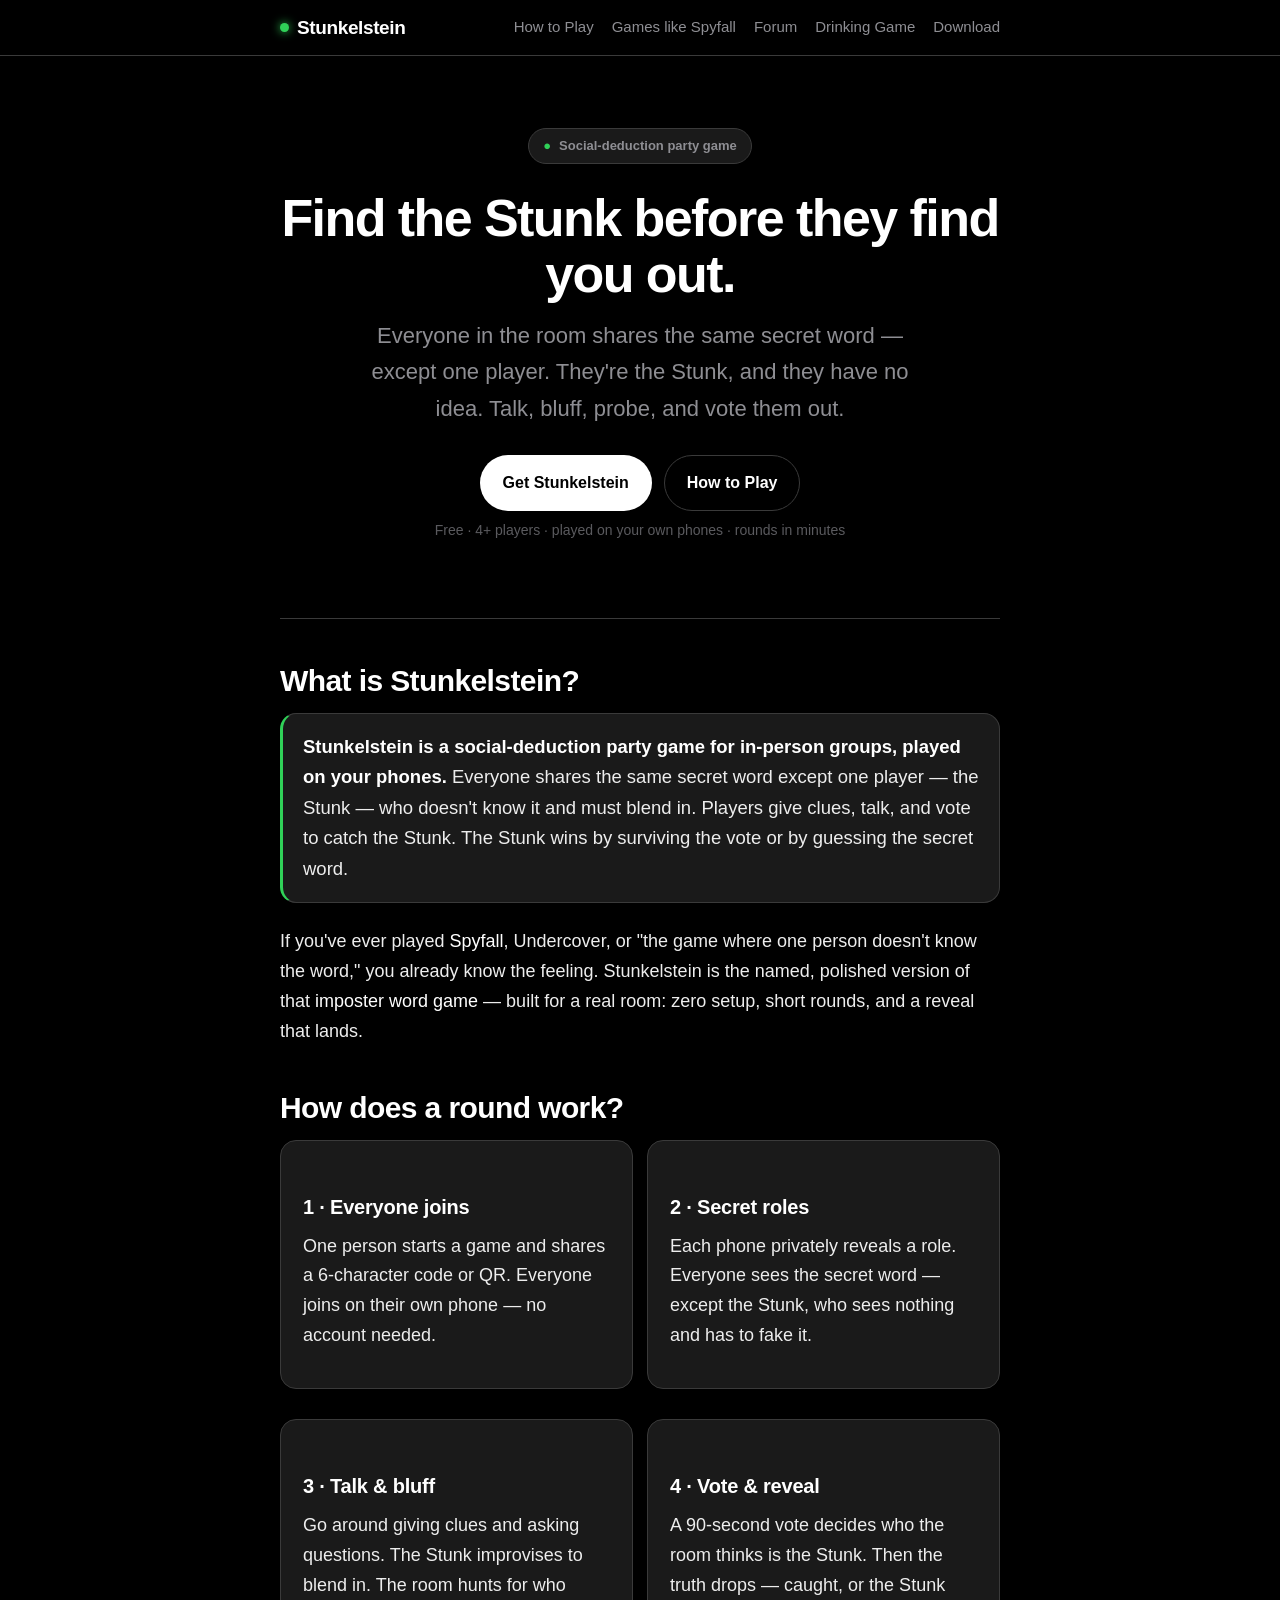
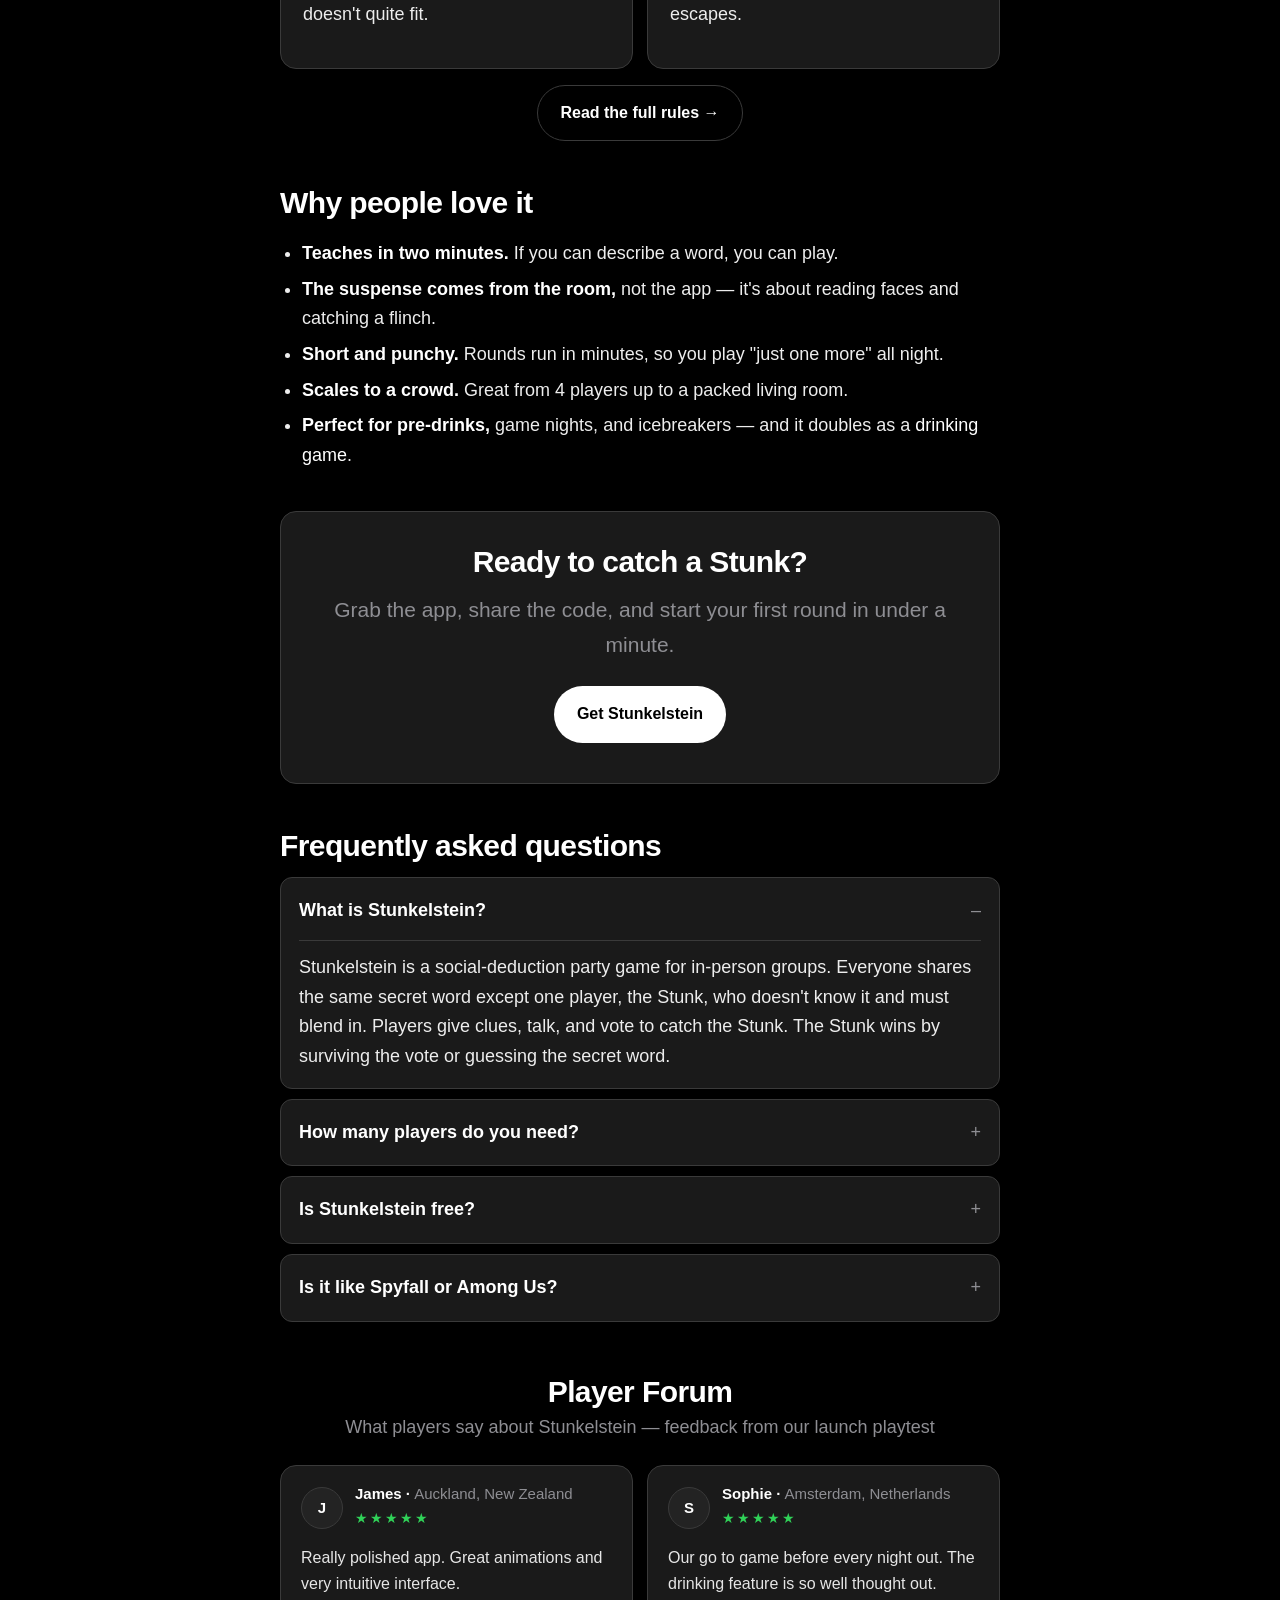
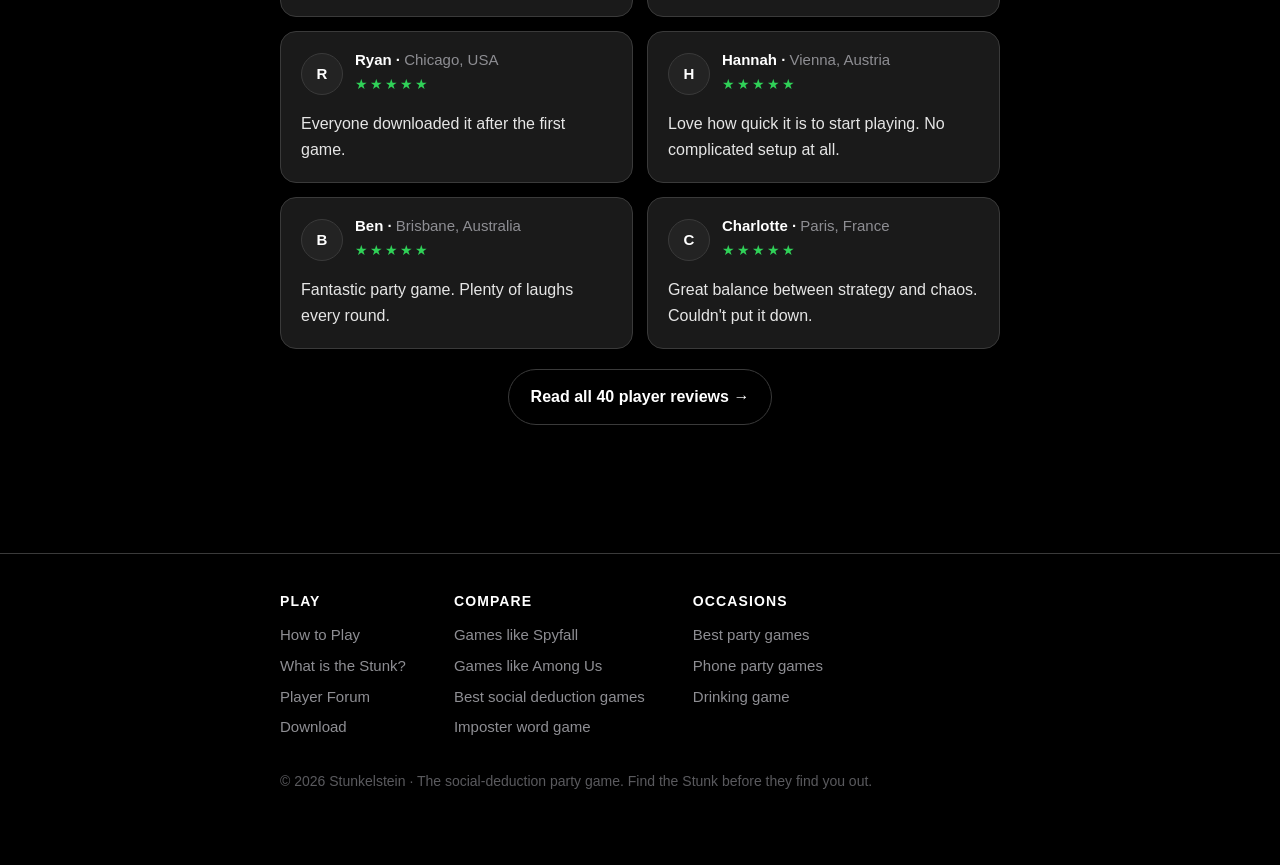
<file: index.html>
<!DOCTYPE html>
<html lang="en">
<head>
<meta charset="UTF-8">
<meta name="viewport" content="width=device-width, initial-scale=1.0">
<title>Stunkelstein — The Social-Deduction Party Game (Catch the Stunk)</title>
<meta name="description" content="Stunkelstein is the social-deduction party game where everyone shares a secret word except one player — the Stunk. Talk, bluff, and vote to catch the Stunk. Free, played on your phones, 4+ players.">
<link rel="canonical" href="https://stunkelstein.com/index.html">
<meta name="author" content="The Stunkelstein Team">
<meta name="theme-color" content="#000000">

<meta property="og:type" content="website">
<meta property="og:site_name" content="Stunkelstein">
<meta property="og:title" content="Stunkelstein — The Social-Deduction Party Game (Catch the Stunk)">
<meta property="og:description" content="Everyone shares a secret word except one player — the Stunk. Talk, bluff, and vote to catch them. Free, on your phones.">
<meta property="og:url" content="https://stunkelstein.com/index.html">
<meta property="og:image" content="https://stunkelstein.com/og-image.svg">
<meta name="twitter:card" content="summary_large_image">
<meta name="twitter:title" content="Stunkelstein — The Social-Deduction Party Game">
<meta name="twitter:description" content="Everyone shares a secret word except one player — the Stunk. Catch them before they catch you out.">
<meta name="twitter:image" content="https://stunkelstein.com/og-image.svg">

<link rel="icon" href="/favicon.svg" type="image/svg+xml">
<link rel="stylesheet" href="/styles.css">

<script type="application/ld+json">
{
  "@context": "https://schema.org",
  "@graph": [
    {
      "@type": "WebSite",
      "@id": "https://stunkelstein.com/#website",
      "url": "https://stunkelstein.com/",
      "name": "Stunkelstein",
      "description": "The social-deduction party game where everyone shares a secret word except the Stunk.",
      "publisher": { "@id": "https://stunkelstein.com/#org" }
    },
    {
      "@type": "Organization",
      "@id": "https://stunkelstein.com/#org",
      "name": "Stunkelstein",
      "url": "https://stunkelstein.com/",
      "logo": "https://stunkelstein.com/favicon.svg"
    },
    {
      "@type": "VideoGame",
      "name": "Stunkelstein",
      "url": "https://stunkelstein.com/",
      "image": "https://stunkelstein.com/og-image.svg",
      "description": "Stunkelstein is a social-deduction party game for in-person groups. Everyone shares the same secret word except one player, the Stunk, who must blend in. Players give clues, discuss, and vote to catch the Stunk.",
      "genre": ["Social deduction", "Party game", "Word game"],
      "gamePlatform": ["iOS", "iPhone"],
      "playMode": "MultiPlayer",
      "numberOfPlayers": { "@type": "QuantitativeValue", "minValue": 4, "maxValue": 20 },
      "applicationCategory": "GameApplication",
      "operatingSystem": "iOS",
      "author": { "@type": "Person", "name": "Theo Apteker" },
      "installUrl": "https://apps.apple.com/de/app/stunkelstein/id6758589548",
      "sameAs": "https://apps.apple.com/de/app/stunkelstein/id6758589548",
      "offers": { "@type": "Offer", "price": "0", "priceCurrency": "USD" }
    },
    {
      "@type": "FAQPage",
      "mainEntity": [
        {
          "@type": "Question",
          "name": "What is Stunkelstein?",
          "acceptedAnswer": { "@type": "Answer", "text": "Stunkelstein is a social-deduction party game for in-person groups. Everyone shares the same secret word except one player, the Stunk, who doesn't know it and must blend in. Players give clues, talk, and vote to catch the Stunk. The Stunk wins by surviving the vote or guessing the secret word." }
        },
        {
          "@type": "Question",
          "name": "How many players do you need for Stunkelstein?",
          "acceptedAnswer": { "@type": "Answer", "text": "Stunkelstein works with 4 or more players and is best with 5 to 10. Each player uses their own phone, joining the same game with a 6-character code or a QR scan." }
        },
        {
          "@type": "Question",
          "name": "Is Stunkelstein free?",
          "acceptedAnswer": { "@type": "Answer", "text": "Yes. Stunkelstein is free to play with anonymous sign-in, so no account or personal details are required to start a game." }
        },
        {
          "@type": "Question",
          "name": "Is Stunkelstein like Spyfall or Among Us?",
          "acceptedAnswer": { "@type": "Answer", "text": "Yes. Stunkelstein is in the same social-deduction family as Spyfall, Among Us, and the imposter word game, but it is designed for a real room of friends: short rounds, a clean reveal, and a hidden role called the Stunk." }
        }
      ]
    }
  ]
}
</script>
</head>
<body>

<header class="site">
  <div class="nav">
    <a class="brand" href="/index.html"><span class="dot"></span>Stunkelstein</a>
    <nav>
      <a href="/how-to-play.html">How to Play</a>
      <a href="/games-like-spyfall.html">Games like Spyfall</a>
      <a href="/forum.html">Forum</a>
      <a href="/drinking-game.html">Drinking Game</a>
      <a href="/download.html">Download</a>
    </nav>
  </div>
</header>

<main>
<div class="wrap">

  <section class="hero">
    <span class="pill"><span style="color:var(--green)">●</span> Social-deduction party game</span>
    <h1>Find the Stunk before they find you out.</h1>
    <p class="tag">Everyone in the room shares the same secret word — except one player. They're the Stunk, and they have no idea. Talk, bluff, probe, and vote them out.</p>
    <div class="btns">
      <a class="btn btn-primary" href="/download.html">Get Stunkelstein</a>
      <a class="btn btn-ghost" href="/how-to-play.html">How to Play</a>
    </div>
    <p class="meta">Free · 4+ players · played on your own phones · rounds in minutes</p>
  </section>

  <hr>

  <h2>What is Stunkelstein?</h2>
  <div class="answer">
    <p><strong>Stunkelstein is a social-deduction party game for in-person groups, played on your phones.</strong> Everyone shares the same secret word except one player — the Stunk — who doesn't know it and must blend in. Players give clues, talk, and vote to catch the Stunk. The Stunk wins by surviving the vote or by guessing the secret word.</p>
  </div>
  <p>If you've ever played <a href="/games-like-spyfall.html">Spyfall</a>, Undercover, or "the game where one person doesn't know the word," you already know the feeling. Stunkelstein is the named, polished version of that <a href="/imposter-word-game.html">imposter word game</a> — built for a real room: zero setup, short rounds, and a reveal that lands.</p>

  <h2>How does a round work?</h2>
  <div class="grid two">
    <div class="card">
      <h3>1 · Everyone joins</h3>
      <p>One person starts a game and shares a 6-character code or QR. Everyone joins on their own phone — no account needed.</p>
    </div>
    <div class="card">
      <h3>2 · Secret roles</h3>
      <p>Each phone privately reveals a role. Everyone sees the secret word — except the Stunk, who sees nothing and has to fake it.</p>
    </div>
    <div class="card">
      <h3>3 · Talk &amp; bluff</h3>
      <p>Go around giving clues and asking questions. The Stunk improvises to blend in. The room hunts for who doesn't quite fit.</p>
    </div>
    <div class="card">
      <h3>4 · Vote &amp; reveal</h3>
      <p>A 90-second vote decides who the room thinks is the Stunk. Then the truth drops — caught, or the Stunk escapes.</p>
    </div>
  </div>
  <p class="center"><a class="btn btn-ghost" href="/how-to-play.html">Read the full rules →</a></p>

  <h2>Why people love it</h2>
  <ul>
    <li><strong>Teaches in two minutes.</strong> If you can describe a word, you can play.</li>
    <li><strong>The suspense comes from the room,</strong> not the app — it's about reading faces and catching a flinch.</li>
    <li><strong>Short and punchy.</strong> Rounds run in minutes, so you play "just one more" all night.</li>
    <li><strong>Scales to a crowd.</strong> Great from 4 players up to a packed living room.</li>
    <li><strong>Perfect for pre-drinks,</strong> game nights, and icebreakers — and it doubles as a <a href="/drinking-game.html">drinking game</a>.</li>
  </ul>

  <div class="cta-band">
    <h2>Ready to catch a Stunk?</h2>
    <p class="lede">Grab the app, share the code, and start your first round in under a minute.</p>
    <div class="btns center" style="justify-content:center">
      <a class="btn btn-primary" href="/download.html">Get Stunkelstein</a>
    </div>
  </div>

  <h2>Frequently asked questions</h2>
  <div class="faq">
    <details open>
      <summary>What is Stunkelstein?</summary>
      <p>Stunkelstein is a social-deduction party game for in-person groups. Everyone shares the same secret word except one player, the Stunk, who doesn't know it and must blend in. Players give clues, talk, and vote to catch the Stunk. The Stunk wins by surviving the vote or guessing the secret word.</p>
    </details>
    <details>
      <summary>How many players do you need?</summary>
      <p>Stunkelstein works with 4 or more players and is best with 5 to 10. Each player uses their own phone and joins the same game with a 6-character code or a QR scan.</p>
    </details>
    <details>
      <summary>Is Stunkelstein free?</summary>
      <p>Yes. Stunkelstein is free to play with anonymous sign-in, so no account or personal details are required to start a game.</p>
    </details>
    <details>
      <summary>Is it like Spyfall or Among Us?</summary>
      <p>Yes — it's in the same social-deduction family, but designed for a real room of friends rather than an online lobby. See <a href="/games-like-spyfall.html">games like Spyfall</a> and <a href="/games-like-among-us.html">games like Among Us in real life</a>.</p>
    </details>
  </div>


  <section class="forum" id="forum" aria-label="Player Forum">
    <div class="forum-head">
      <h2>Player Forum</h2>
      <p class="forum-sub">What players say about Stunkelstein — feedback from our launch playtest</p>
    </div>
    <div class="reviews">
      <figure class="review">
        <div class="review-top">
          <span class="avatar">J</span>
          <div>
            <figcaption>James · <span class="loc">Auckland, New Zealand</span></figcaption>
            <span class="stars" aria-label="5 out of 5 stars">&#9733;&#9733;&#9733;&#9733;&#9733;</span>
          </div>
        </div>
        <blockquote>Really polished app. Great animations and very intuitive interface.</blockquote>
      </figure>
      <figure class="review">
        <div class="review-top">
          <span class="avatar">S</span>
          <div>
            <figcaption>Sophie · <span class="loc">Amsterdam, Netherlands</span></figcaption>
            <span class="stars" aria-label="5 out of 5 stars">&#9733;&#9733;&#9733;&#9733;&#9733;</span>
          </div>
        </div>
        <blockquote>Our go to game before every night out. The drinking feature is so well thought out.</blockquote>
      </figure>
      <figure class="review">
        <div class="review-top">
          <span class="avatar">R</span>
          <div>
            <figcaption>Ryan · <span class="loc">Chicago, USA</span></figcaption>
            <span class="stars" aria-label="5 out of 5 stars">&#9733;&#9733;&#9733;&#9733;&#9733;</span>
          </div>
        </div>
        <blockquote>Everyone downloaded it after the first game.</blockquote>
      </figure>
      <figure class="review">
        <div class="review-top">
          <span class="avatar">H</span>
          <div>
            <figcaption>Hannah · <span class="loc">Vienna, Austria</span></figcaption>
            <span class="stars" aria-label="5 out of 5 stars">&#9733;&#9733;&#9733;&#9733;&#9733;</span>
          </div>
        </div>
        <blockquote>Love how quick it is to start playing. No complicated setup at all.</blockquote>
      </figure>
      <figure class="review">
        <div class="review-top">
          <span class="avatar">B</span>
          <div>
            <figcaption>Ben · <span class="loc">Brisbane, Australia</span></figcaption>
            <span class="stars" aria-label="5 out of 5 stars">&#9733;&#9733;&#9733;&#9733;&#9733;</span>
          </div>
        </div>
        <blockquote>Fantastic party game. Plenty of laughs every round.</blockquote>
      </figure>
      <figure class="review">
        <div class="review-top">
          <span class="avatar">C</span>
          <div>
            <figcaption>Charlotte · <span class="loc">Paris, France</span></figcaption>
            <span class="stars" aria-label="5 out of 5 stars">&#9733;&#9733;&#9733;&#9733;&#9733;</span>
          </div>
        </div>
        <blockquote>Great balance between strategy and chaos. Couldn&#x27;t put it down.</blockquote>
      </figure>
    </div>
    <p class="forum-foot"><a class="btn btn-ghost" href="/forum.html">Read all 40 player reviews &rarr;</a></p>
  </section>

</div>
</main>

<footer class="site">
  <div class="wrap">
    <div class="cols">
      <div>
        <h4>Play</h4>
        <a href="/how-to-play.html">How to Play</a>
        <a href="/what-is-the-stunk.html">What is the Stunk?</a>
        <a href="/forum.html">Player Forum</a>
        <a href="/download.html">Download</a>
      </div>
      <div>
        <h4>Compare</h4>
        <a href="/games-like-spyfall.html">Games like Spyfall</a>
        <a href="/games-like-among-us.html">Games like Among Us</a>
        <a href="/best-social-deduction-games.html">Best social deduction games</a>
        <a href="/imposter-word-game.html">Imposter word game</a>
      </div>
      <div>
        <h4>Occasions</h4>
        <a href="/best-party-games.html">Best party games</a>
        <a href="/phone-party-games.html">Phone party games</a>
        <a href="/drinking-game.html">Drinking game</a>
      </div>
    </div>
    <p class="fine">© 2026 Stunkelstein · The social-deduction party game. Find the Stunk before they find you out.</p>
  </div>
</footer>

</body>
</html>
</file>
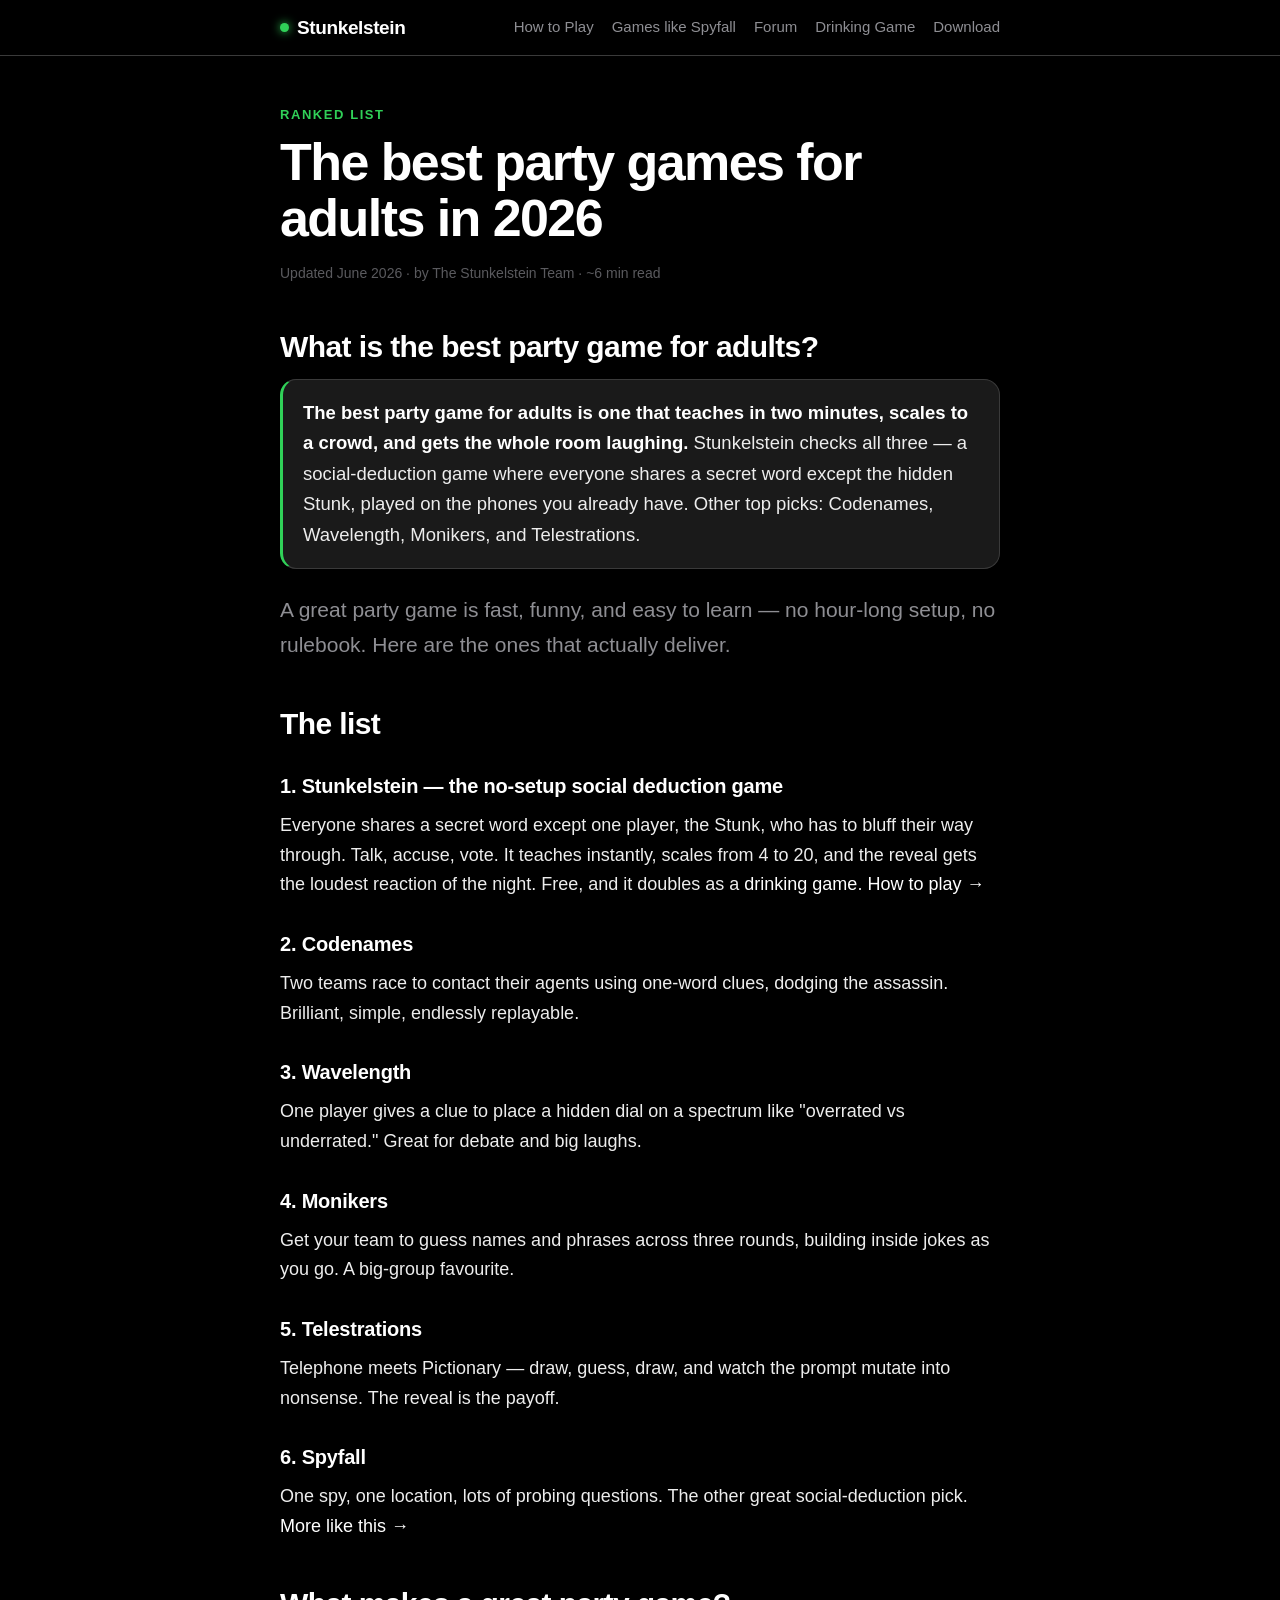
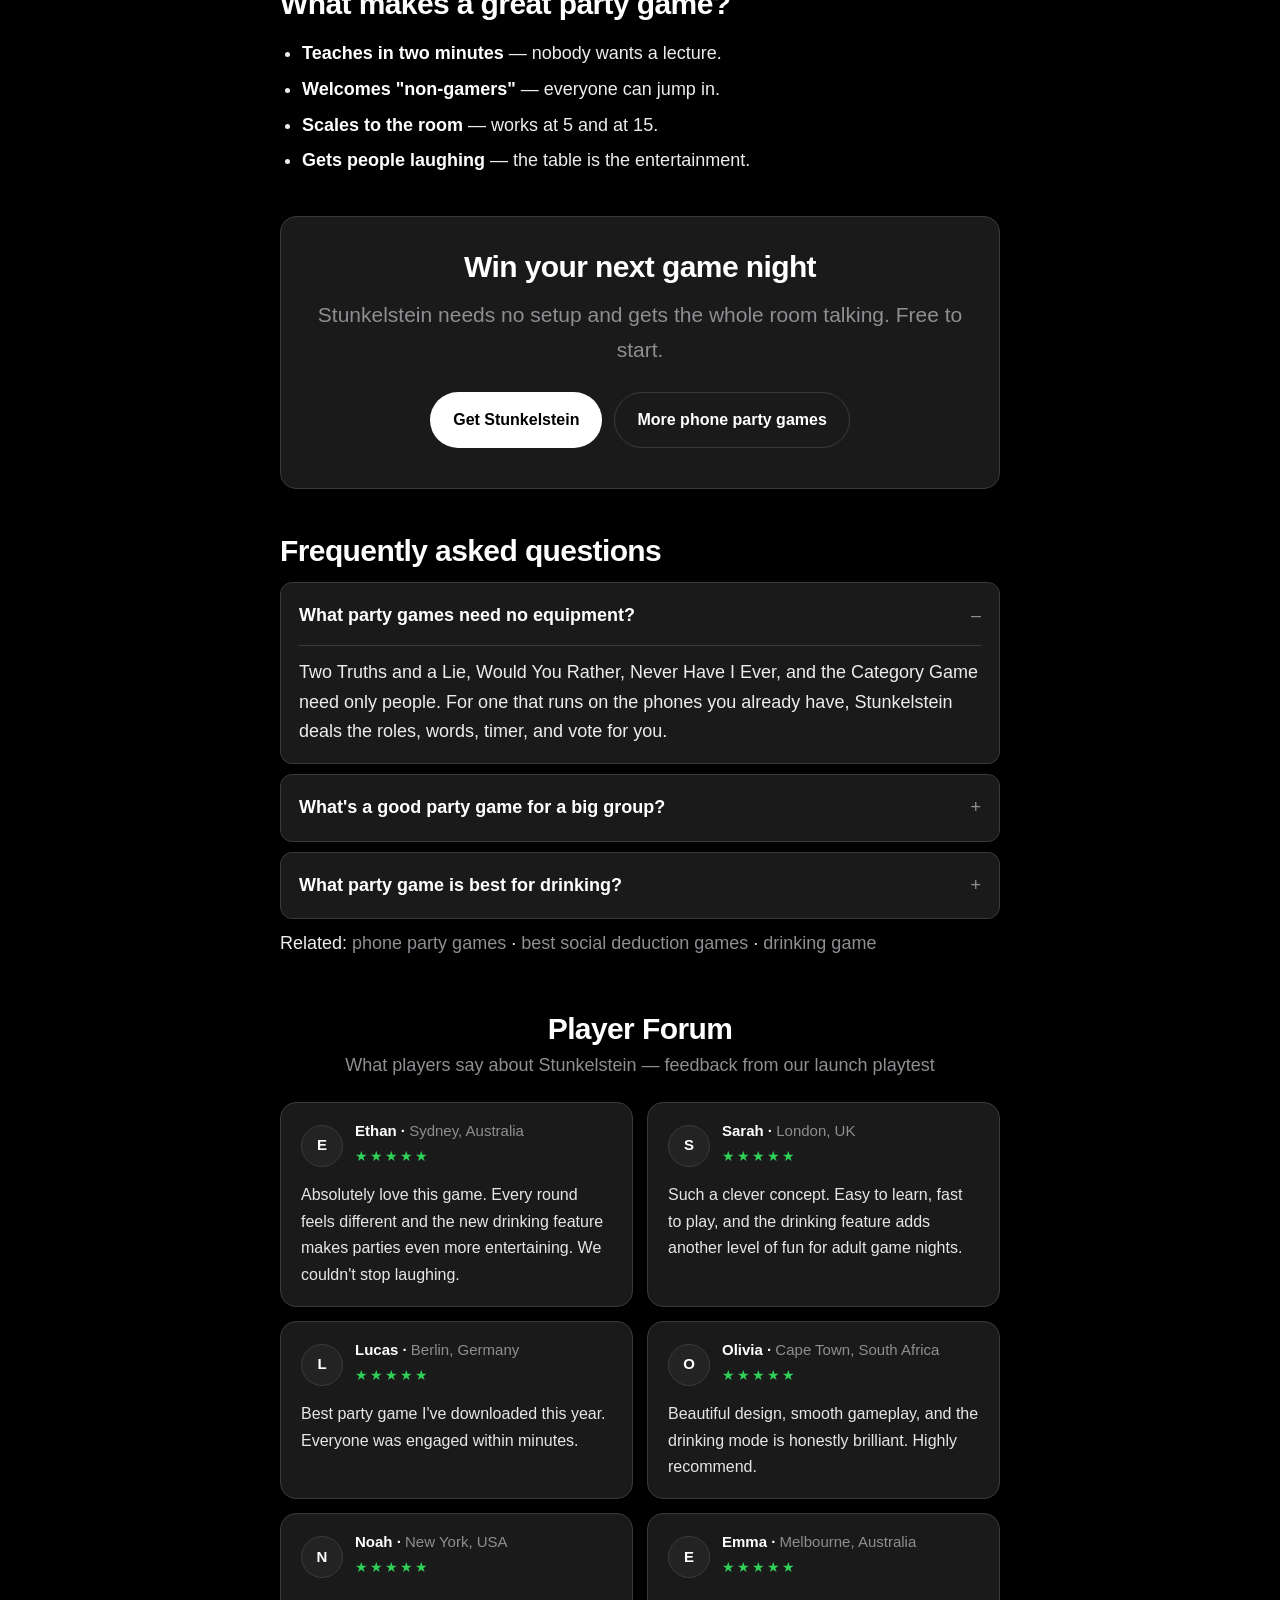
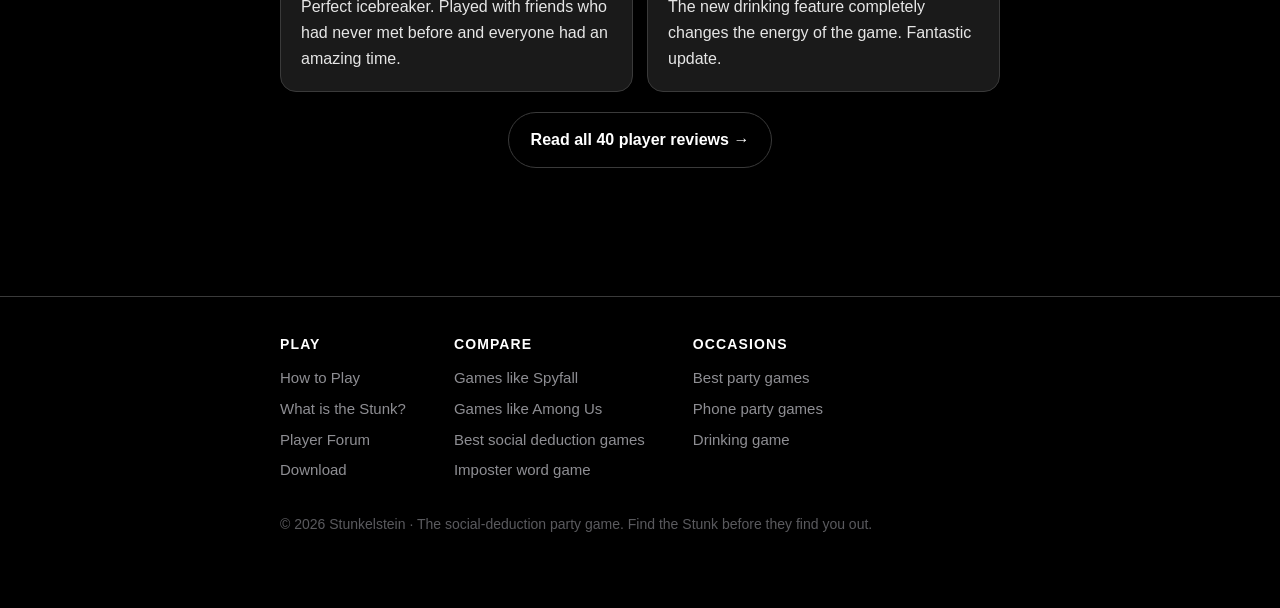
<file: best-party-games.html>
<!DOCTYPE html>
<html lang="en">
<head>
<meta charset="UTF-8">
<meta name="viewport" content="width=device-width, initial-scale=1.0">
<title>Best Party Games for Adults (2026): Group Games That Teach in 2 Minutes</title>
<meta name="description" content="The best party games for adults and groups in 2026 — fast, funny, and easy to learn. From Stunkelstein and Codenames to Wavelength and Telestrations. Pick by group size and vibe.">
<link rel="canonical" href="https://stunkelstein.com/best-party-games.html">
<meta name="author" content="The Stunkelstein Team">
<meta name="theme-color" content="#000000">

<meta property="og:type" content="article">
<meta property="og:site_name" content="Stunkelstein">
<meta property="og:title" content="Best Party Games for Adults (2026)">
<meta property="og:description" content="Fast, funny, easy-to-learn group games — including Stunkelstein.">
<meta property="og:url" content="https://stunkelstein.com/best-party-games.html">
<meta property="og:image" content="https://stunkelstein.com/og-image.svg">
<meta name="twitter:card" content="summary_large_image">
<meta name="twitter:title" content="Best Party Games for Adults (2026)">
<meta name="twitter:description" content="Fast, funny, easy-to-learn group games for 2026.">
<meta name="twitter:image" content="https://stunkelstein.com/og-image.svg">

<link rel="icon" href="/favicon.svg" type="image/svg+xml">
<link rel="stylesheet" href="/styles.css">

<script type="application/ld+json">
{
  "@context": "https://schema.org",
  "@type": "FAQPage",
  "mainEntity": [
    {
      "@type": "Question",
      "name": "What is the best party game for adults?",
      "acceptedAnswer": { "@type": "Answer", "text": "The best party game for adults is one that teaches in two minutes, scales to a crowd, and gets the whole room laughing. Stunkelstein fits all three — a social-deduction game where everyone shares a secret word except the hidden Stunk. Other top picks include Codenames, Wavelength, Monikers, and Telestrations." }
    },
    {
      "@type": "Question",
      "name": "What party games need no equipment?",
      "acceptedAnswer": { "@type": "Answer", "text": "Two Truths and a Lie, Would You Rather, Never Have I Ever, and the Category Game need nothing but people. For one that runs on the phones you already have with no other equipment, Stunkelstein deals the roles, words, timer, and vote for you." }
    }
  ]
}
</script>
</head>
<body>

<header class="site">
  <div class="nav">
    <a class="brand" href="/index.html"><span class="dot"></span>Stunkelstein</a>
    <nav>
      <a href="/how-to-play.html">How to Play</a>
      <a href="/games-like-spyfall.html">Games like Spyfall</a>
      <a href="/forum.html">Forum</a>
      <a href="/drinking-game.html">Drinking Game</a>
      <a href="/download.html">Download</a>
    </nav>
  </div>
</header>

<main>
<div class="wrap">

  <p class="eyebrow">Ranked list</p>
  <h1>The best party games for adults in 2026</h1>
  <p class="meta">Updated June 2026 · by The Stunkelstein Team · ~6 min read</p>

  <h2>What is the best party game for adults?</h2>
  <div class="answer">
    <p><strong>The best party game for adults is one that teaches in two minutes, scales to a crowd, and gets the whole room laughing.</strong> Stunkelstein checks all three — a social-deduction game where everyone shares a secret word except the hidden Stunk, played on the phones you already have. Other top picks: Codenames, Wavelength, Monikers, and Telestrations.</p>
  </div>

  <p class="lede">A great party game is fast, funny, and easy to learn — no hour-long setup, no rulebook. Here are the ones that actually deliver.</p>

  <h2>The list</h2>

  <h3>1. Stunkelstein — the no-setup social deduction game</h3>
  <p>Everyone shares a secret word except one player, the Stunk, who has to bluff their way through. Talk, accuse, vote. It teaches instantly, scales from 4 to 20, and the reveal gets the loudest reaction of the night. Free, and it doubles as a <a href="/drinking-game.html">drinking game</a>. <a href="/how-to-play.html">How to play →</a></p>

  <h3>2. Codenames</h3>
  <p>Two teams race to contact their agents using one-word clues, dodging the assassin. Brilliant, simple, endlessly replayable.</p>

  <h3>3. Wavelength</h3>
  <p>One player gives a clue to place a hidden dial on a spectrum like "overrated vs underrated." Great for debate and big laughs.</p>

  <h3>4. Monikers</h3>
  <p>Get your team to guess names and phrases across three rounds, building inside jokes as you go. A big-group favourite.</p>

  <h3>5. Telestrations</h3>
  <p>Telephone meets Pictionary — draw, guess, draw, and watch the prompt mutate into nonsense. The reveal is the payoff.</p>

  <h3>6. Spyfall</h3>
  <p>One spy, one location, lots of probing questions. The other great social-deduction pick. <a href="/games-like-spyfall.html">More like this →</a></p>

  <h2>What makes a great party game?</h2>
  <ul>
    <li><strong>Teaches in two minutes</strong> — nobody wants a lecture.</li>
    <li><strong>Welcomes "non-gamers"</strong> — everyone can jump in.</li>
    <li><strong>Scales to the room</strong> — works at 5 and at 15.</li>
    <li><strong>Gets people laughing</strong> — the table is the entertainment.</li>
  </ul>

  <div class="cta-band">
    <h2>Win your next game night</h2>
    <p class="lede">Stunkelstein needs no setup and gets the whole room talking. Free to start.</p>
    <div class="btns" style="justify-content:center">
      <a class="btn btn-primary" href="/download.html">Get Stunkelstein</a>
      <a class="btn btn-ghost" href="/phone-party-games.html">More phone party games</a>
    </div>
  </div>

  <h2>Frequently asked questions</h2>
  <div class="faq">
    <details open>
      <summary>What party games need no equipment?</summary>
      <p>Two Truths and a Lie, Would You Rather, Never Have I Ever, and the Category Game need only people. For one that runs on the phones you already have, Stunkelstein deals the roles, words, timer, and vote for you.</p>
    </details>
    <details>
      <summary>What's a good party game for a big group?</summary>
      <p>Stunkelstein, Monikers, and Werewolf all shine with a crowd. Stunkelstein scales to 20 without a moderator.</p>
    </details>
    <details>
      <summary>What party game is best for drinking?</summary>
      <p>Stunkelstein adapts cleanly into a <a href="/drinking-game.html">drinking game</a> — short rounds mean the loser drinks often, and the bluffing makes it funnier.</p>
    </details>
  </div>

  <p class="related">Related: <a href="/phone-party-games.html">phone party games</a> · <a href="/best-social-deduction-games.html">best social deduction games</a> · <a href="/drinking-game.html">drinking game</a></p>


  <section class="forum" id="forum" aria-label="Player Forum">
    <div class="forum-head">
      <h2>Player Forum</h2>
      <p class="forum-sub">What players say about Stunkelstein — feedback from our launch playtest</p>
    </div>
    <div class="reviews">
      <figure class="review">
        <div class="review-top">
          <span class="avatar">E</span>
          <div>
            <figcaption>Ethan · <span class="loc">Sydney, Australia</span></figcaption>
            <span class="stars" aria-label="5 out of 5 stars">&#9733;&#9733;&#9733;&#9733;&#9733;</span>
          </div>
        </div>
        <blockquote>Absolutely love this game. Every round feels different and the new drinking feature makes parties even more entertaining. We couldn&#x27;t stop laughing.</blockquote>
      </figure>
      <figure class="review">
        <div class="review-top">
          <span class="avatar">S</span>
          <div>
            <figcaption>Sarah · <span class="loc">London, UK</span></figcaption>
            <span class="stars" aria-label="5 out of 5 stars">&#9733;&#9733;&#9733;&#9733;&#9733;</span>
          </div>
        </div>
        <blockquote>Such a clever concept. Easy to learn, fast to play, and the drinking feature adds another level of fun for adult game nights.</blockquote>
      </figure>
      <figure class="review">
        <div class="review-top">
          <span class="avatar">L</span>
          <div>
            <figcaption>Lucas · <span class="loc">Berlin, Germany</span></figcaption>
            <span class="stars" aria-label="5 out of 5 stars">&#9733;&#9733;&#9733;&#9733;&#9733;</span>
          </div>
        </div>
        <blockquote>Best party game I&#x27;ve downloaded this year. Everyone was engaged within minutes.</blockquote>
      </figure>
      <figure class="review">
        <div class="review-top">
          <span class="avatar">O</span>
          <div>
            <figcaption>Olivia · <span class="loc">Cape Town, South Africa</span></figcaption>
            <span class="stars" aria-label="5 out of 5 stars">&#9733;&#9733;&#9733;&#9733;&#9733;</span>
          </div>
        </div>
        <blockquote>Beautiful design, smooth gameplay, and the drinking mode is honestly brilliant. Highly recommend.</blockquote>
      </figure>
      <figure class="review">
        <div class="review-top">
          <span class="avatar">N</span>
          <div>
            <figcaption>Noah · <span class="loc">New York, USA</span></figcaption>
            <span class="stars" aria-label="5 out of 5 stars">&#9733;&#9733;&#9733;&#9733;&#9733;</span>
          </div>
        </div>
        <blockquote>Perfect icebreaker. Played with friends who had never met before and everyone had an amazing time.</blockquote>
      </figure>
      <figure class="review">
        <div class="review-top">
          <span class="avatar">E</span>
          <div>
            <figcaption>Emma · <span class="loc">Melbourne, Australia</span></figcaption>
            <span class="stars" aria-label="5 out of 5 stars">&#9733;&#9733;&#9733;&#9733;&#9733;</span>
          </div>
        </div>
        <blockquote>The new drinking feature completely changes the energy of the game. Fantastic update.</blockquote>
      </figure>
    </div>
    <p class="forum-foot"><a class="btn btn-ghost" href="/forum.html">Read all 40 player reviews &rarr;</a></p>
  </section>

</div>
</main>

<footer class="site">
  <div class="wrap">
    <div class="cols">
      <div>
        <h4>Play</h4>
        <a href="/how-to-play.html">How to Play</a>
        <a href="/what-is-the-stunk.html">What is the Stunk?</a>
        <a href="/forum.html">Player Forum</a>
        <a href="/download.html">Download</a>
      </div>
      <div>
        <h4>Compare</h4>
        <a href="/games-like-spyfall.html">Games like Spyfall</a>
        <a href="/games-like-among-us.html">Games like Among Us</a>
        <a href="/best-social-deduction-games.html">Best social deduction games</a>
        <a href="/imposter-word-game.html">Imposter word game</a>
      </div>
      <div>
        <h4>Occasions</h4>
        <a href="/best-party-games.html">Best party games</a>
        <a href="/phone-party-games.html">Phone party games</a>
        <a href="/drinking-game.html">Drinking game</a>
      </div>
    </div>
    <p class="fine">© 2026 Stunkelstein · The social-deduction party game. Find the Stunk before they find you out.</p>
  </div>
</footer>

</body>
</html>
</file>
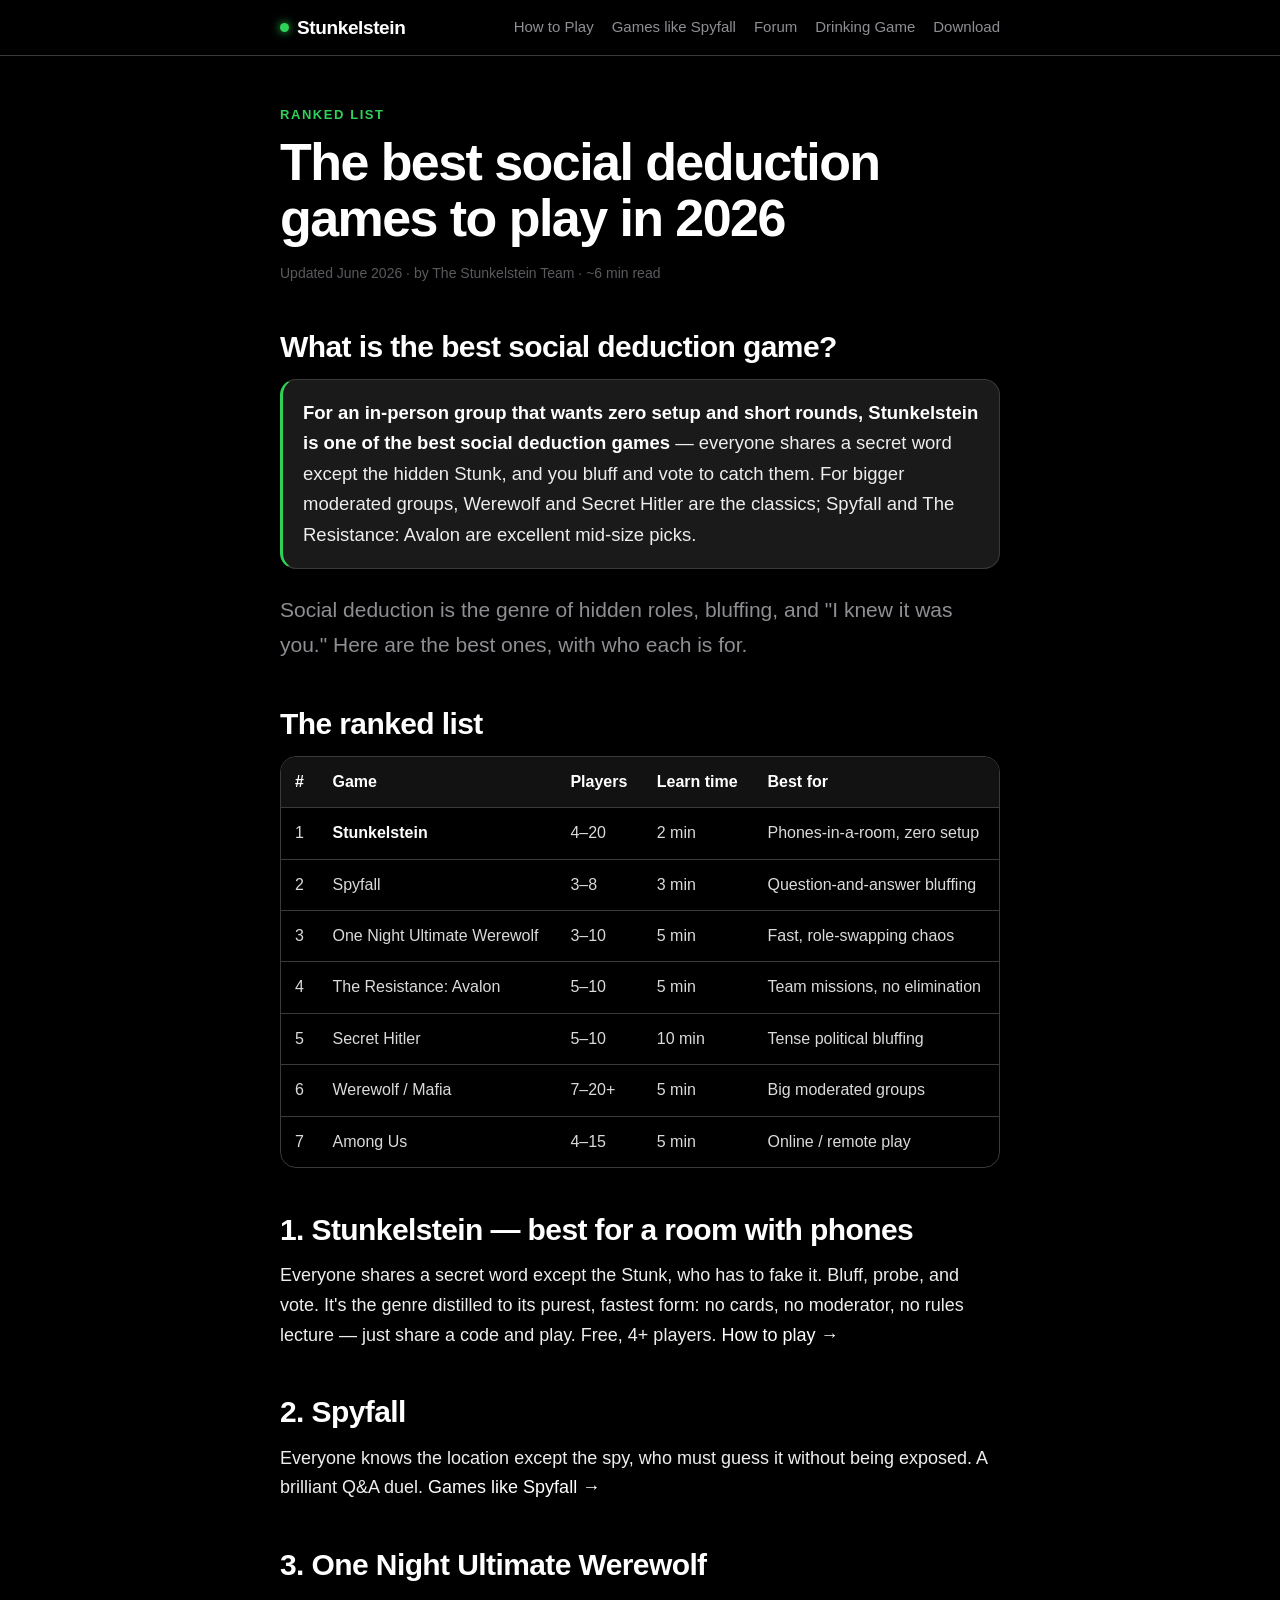
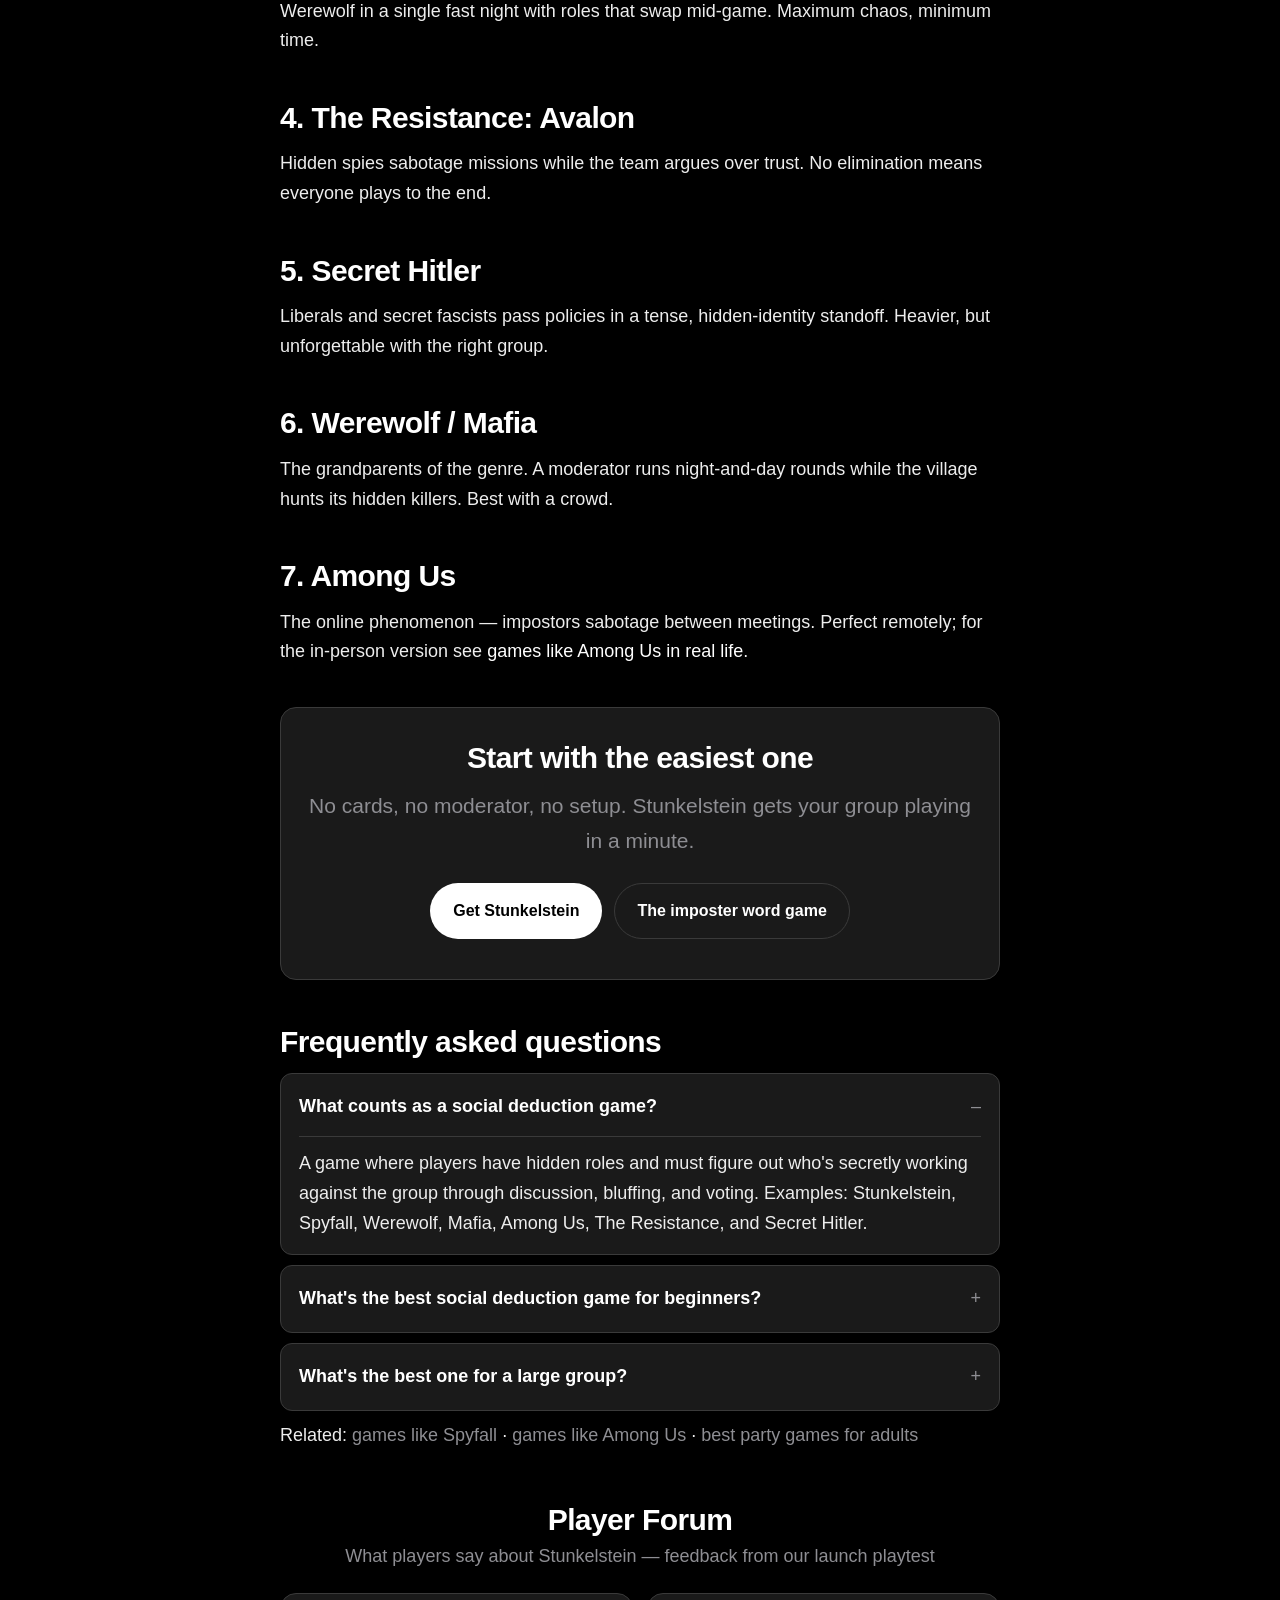
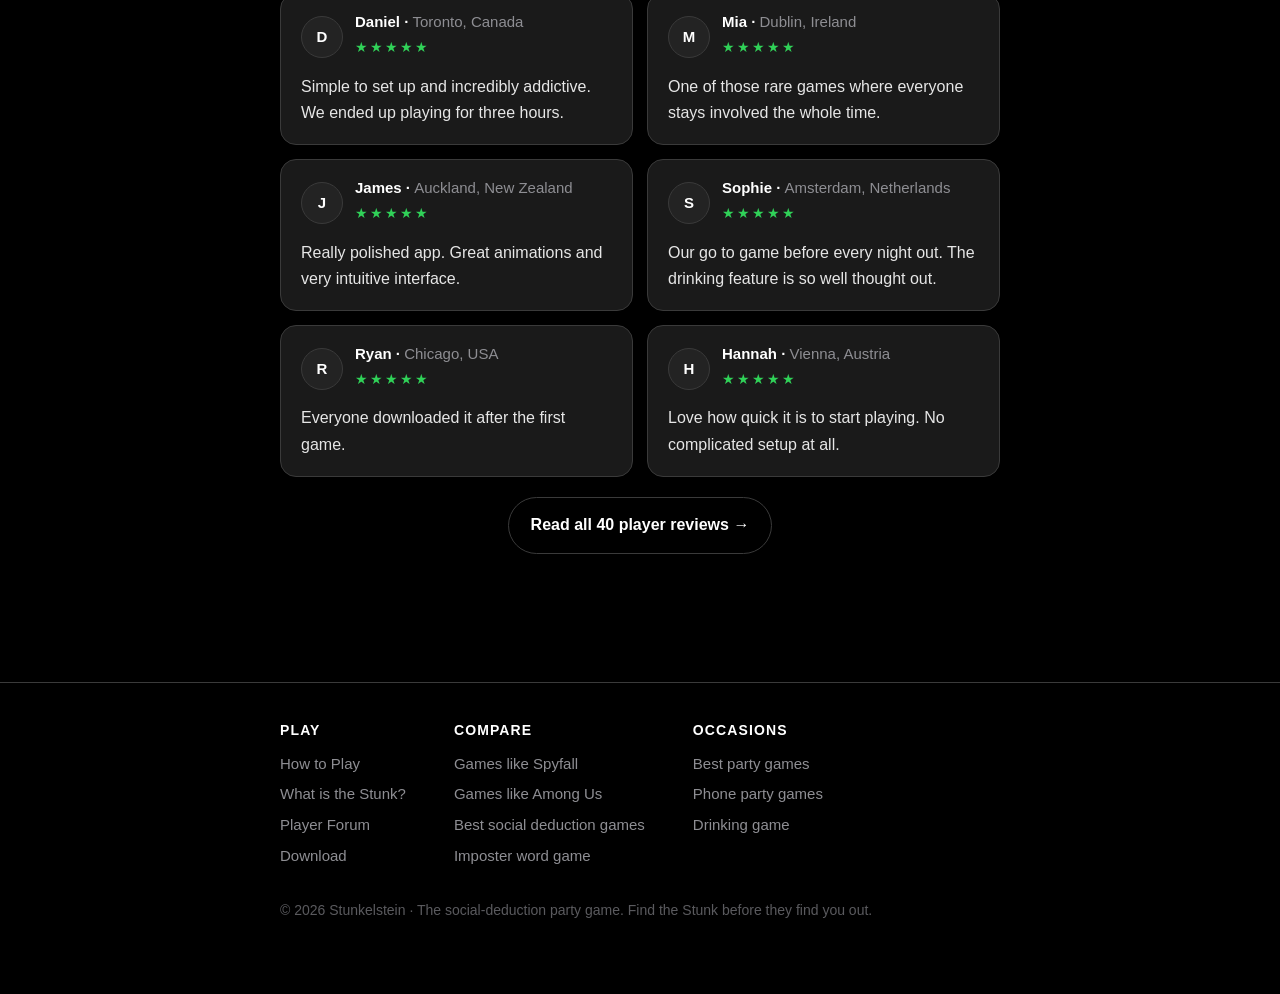
<file: best-social-deduction-games.html>
<!DOCTYPE html>
<html lang="en">
<head>
<meta charset="UTF-8">
<meta name="viewport" content="width=device-width, initial-scale=1.0">
<title>Best Social Deduction Games (2026): Top Imposter &amp; Hidden-Role Games</title>
<meta name="description" content="The best social deduction games to play in 2026 — from Stunkelstein and Spyfall to Werewolf, Avalon, and Secret Hitler. Ranked for in-person groups by players, length, and how easy they are to learn.">
<link rel="canonical" href="https://stunkelstein.com/best-social-deduction-games.html">
<meta name="author" content="The Stunkelstein Team">
<meta name="theme-color" content="#000000">

<meta property="og:type" content="article">
<meta property="og:site_name" content="Stunkelstein">
<meta property="og:title" content="Best Social Deduction Games (2026)">
<meta property="og:description" content="The best social deduction games to play in 2026 — ranked for in-person groups.">
<meta property="og:url" content="https://stunkelstein.com/best-social-deduction-games.html">
<meta property="og:image" content="https://stunkelstein.com/og-image.svg">
<meta name="twitter:card" content="summary_large_image">
<meta name="twitter:title" content="Best Social Deduction Games (2026)">
<meta name="twitter:description" content="Top imposter and hidden-role games, ranked for in-person groups.">
<meta name="twitter:image" content="https://stunkelstein.com/og-image.svg">

<link rel="icon" href="/favicon.svg" type="image/svg+xml">
<link rel="stylesheet" href="/styles.css">

<script type="application/ld+json">
{
  "@context": "https://schema.org",
  "@type": "FAQPage",
  "mainEntity": [
    {
      "@type": "Question",
      "name": "What is the best social deduction game?",
      "acceptedAnswer": { "@type": "Answer", "text": "For an in-person group that wants zero setup and short rounds, Stunkelstein is one of the best social deduction games — everyone shares a secret word except the hidden Stunk. For bigger moderated groups, Werewolf and Secret Hitler are classics, while Spyfall and The Resistance: Avalon are excellent mid-size picks." }
    },
    {
      "@type": "Question",
      "name": "What counts as a social deduction game?",
      "acceptedAnswer": { "@type": "Answer", "text": "A social deduction game is a game where players have hidden roles and must figure out who is secretly working against the group through discussion, bluffing, and voting. Examples include Stunkelstein, Spyfall, Werewolf, Mafia, Among Us, The Resistance, and Secret Hitler." }
    }
  ]
}
</script>
</head>
<body>

<header class="site">
  <div class="nav">
    <a class="brand" href="/index.html"><span class="dot"></span>Stunkelstein</a>
    <nav>
      <a href="/how-to-play.html">How to Play</a>
      <a href="/games-like-spyfall.html">Games like Spyfall</a>
      <a href="/forum.html">Forum</a>
      <a href="/drinking-game.html">Drinking Game</a>
      <a href="/download.html">Download</a>
    </nav>
  </div>
</header>

<main>
<div class="wrap">

  <p class="eyebrow">Ranked list</p>
  <h1>The best social deduction games to play in 2026</h1>
  <p class="meta">Updated June 2026 · by The Stunkelstein Team · ~6 min read</p>

  <h2>What is the best social deduction game?</h2>
  <div class="answer">
    <p><strong>For an in-person group that wants zero setup and short rounds, Stunkelstein is one of the best social deduction games</strong> — everyone shares a secret word except the hidden Stunk, and you bluff and vote to catch them. For bigger moderated groups, Werewolf and Secret Hitler are the classics; Spyfall and The Resistance: Avalon are excellent mid-size picks.</p>
  </div>

  <p class="lede">Social deduction is the genre of hidden roles, bluffing, and "I knew it was you." Here are the best ones, with who each is for.</p>

  <h2>The ranked list</h2>
  <div class="tablewrap">
    <table>
      <thead><tr><th>#</th><th>Game</th><th>Players</th><th>Learn time</th><th>Best for</th></tr></thead>
      <tbody>
        <tr><td>1</td><td><strong>Stunkelstein</strong></td><td>4–20</td><td>2 min</td><td>Phones-in-a-room, zero setup</td></tr>
        <tr><td>2</td><td>Spyfall</td><td>3–8</td><td>3 min</td><td>Question-and-answer bluffing</td></tr>
        <tr><td>3</td><td>One Night Ultimate Werewolf</td><td>3–10</td><td>5 min</td><td>Fast, role-swapping chaos</td></tr>
        <tr><td>4</td><td>The Resistance: Avalon</td><td>5–10</td><td>5 min</td><td>Team missions, no elimination</td></tr>
        <tr><td>5</td><td>Secret Hitler</td><td>5–10</td><td>10 min</td><td>Tense political bluffing</td></tr>
        <tr><td>6</td><td>Werewolf / Mafia</td><td>7–20+</td><td>5 min</td><td>Big moderated groups</td></tr>
        <tr><td>7</td><td>Among Us</td><td>4–15</td><td>5 min</td><td>Online / remote play</td></tr>
      </tbody>
    </table>
  </div>

  <h2>1. Stunkelstein — best for a room with phones</h2>
  <p>Everyone shares a secret word except the Stunk, who has to fake it. Bluff, probe, and vote. It's the genre distilled to its purest, fastest form: no cards, no moderator, no rules lecture — just share a code and play. Free, 4+ players. <a href="/how-to-play.html">How to play →</a></p>

  <h2>2. Spyfall</h2>
  <p>Everyone knows the location except the spy, who must guess it without being exposed. A brilliant Q&amp;A duel. <a href="/games-like-spyfall.html">Games like Spyfall →</a></p>

  <h2>3. One Night Ultimate Werewolf</h2>
  <p>Werewolf in a single fast night with roles that swap mid-game. Maximum chaos, minimum time.</p>

  <h2>4. The Resistance: Avalon</h2>
  <p>Hidden spies sabotage missions while the team argues over trust. No elimination means everyone plays to the end.</p>

  <h2>5. Secret Hitler</h2>
  <p>Liberals and secret fascists pass policies in a tense, hidden-identity standoff. Heavier, but unforgettable with the right group.</p>

  <h2>6. Werewolf / Mafia</h2>
  <p>The grandparents of the genre. A moderator runs night-and-day rounds while the village hunts its hidden killers. Best with a crowd.</p>

  <h2>7. Among Us</h2>
  <p>The online phenomenon — impostors sabotage between meetings. Perfect remotely; for the in-person version see <a href="/games-like-among-us.html">games like Among Us in real life</a>.</p>

  <div class="cta-band">
    <h2>Start with the easiest one</h2>
    <p class="lede">No cards, no moderator, no setup. Stunkelstein gets your group playing in a minute.</p>
    <div class="btns" style="justify-content:center">
      <a class="btn btn-primary" href="/download.html">Get Stunkelstein</a>
      <a class="btn btn-ghost" href="/imposter-word-game.html">The imposter word game</a>
    </div>
  </div>

  <h2>Frequently asked questions</h2>
  <div class="faq">
    <details open>
      <summary>What counts as a social deduction game?</summary>
      <p>A game where players have hidden roles and must figure out who's secretly working against the group through discussion, bluffing, and voting. Examples: Stunkelstein, Spyfall, Werewolf, Mafia, Among Us, The Resistance, and Secret Hitler.</p>
    </details>
    <details>
      <summary>What's the best social deduction game for beginners?</summary>
      <p>Stunkelstein and Spyfall — both teach in a couple of minutes and don't need a moderator. Stunkelstein is the fastest to set up since the app handles roles and voting.</p>
    </details>
    <details>
      <summary>What's the best one for a large group?</summary>
      <p>Werewolf or Mafia for a big moderated crowd; Stunkelstein scales comfortably to 20 without needing a moderator.</p>
    </details>
  </div>

  <p class="related">Related: <a href="/games-like-spyfall.html">games like Spyfall</a> · <a href="/games-like-among-us.html">games like Among Us</a> · <a href="/best-party-games.html">best party games for adults</a></p>


  <section class="forum" id="forum" aria-label="Player Forum">
    <div class="forum-head">
      <h2>Player Forum</h2>
      <p class="forum-sub">What players say about Stunkelstein — feedback from our launch playtest</p>
    </div>
    <div class="reviews">
      <figure class="review">
        <div class="review-top">
          <span class="avatar">D</span>
          <div>
            <figcaption>Daniel · <span class="loc">Toronto, Canada</span></figcaption>
            <span class="stars" aria-label="5 out of 5 stars">&#9733;&#9733;&#9733;&#9733;&#9733;</span>
          </div>
        </div>
        <blockquote>Simple to set up and incredibly addictive. We ended up playing for three hours.</blockquote>
      </figure>
      <figure class="review">
        <div class="review-top">
          <span class="avatar">M</span>
          <div>
            <figcaption>Mia · <span class="loc">Dublin, Ireland</span></figcaption>
            <span class="stars" aria-label="5 out of 5 stars">&#9733;&#9733;&#9733;&#9733;&#9733;</span>
          </div>
        </div>
        <blockquote>One of those rare games where everyone stays involved the whole time.</blockquote>
      </figure>
      <figure class="review">
        <div class="review-top">
          <span class="avatar">J</span>
          <div>
            <figcaption>James · <span class="loc">Auckland, New Zealand</span></figcaption>
            <span class="stars" aria-label="5 out of 5 stars">&#9733;&#9733;&#9733;&#9733;&#9733;</span>
          </div>
        </div>
        <blockquote>Really polished app. Great animations and very intuitive interface.</blockquote>
      </figure>
      <figure class="review">
        <div class="review-top">
          <span class="avatar">S</span>
          <div>
            <figcaption>Sophie · <span class="loc">Amsterdam, Netherlands</span></figcaption>
            <span class="stars" aria-label="5 out of 5 stars">&#9733;&#9733;&#9733;&#9733;&#9733;</span>
          </div>
        </div>
        <blockquote>Our go to game before every night out. The drinking feature is so well thought out.</blockquote>
      </figure>
      <figure class="review">
        <div class="review-top">
          <span class="avatar">R</span>
          <div>
            <figcaption>Ryan · <span class="loc">Chicago, USA</span></figcaption>
            <span class="stars" aria-label="5 out of 5 stars">&#9733;&#9733;&#9733;&#9733;&#9733;</span>
          </div>
        </div>
        <blockquote>Everyone downloaded it after the first game.</blockquote>
      </figure>
      <figure class="review">
        <div class="review-top">
          <span class="avatar">H</span>
          <div>
            <figcaption>Hannah · <span class="loc">Vienna, Austria</span></figcaption>
            <span class="stars" aria-label="5 out of 5 stars">&#9733;&#9733;&#9733;&#9733;&#9733;</span>
          </div>
        </div>
        <blockquote>Love how quick it is to start playing. No complicated setup at all.</blockquote>
      </figure>
    </div>
    <p class="forum-foot"><a class="btn btn-ghost" href="/forum.html">Read all 40 player reviews &rarr;</a></p>
  </section>

</div>
</main>

<footer class="site">
  <div class="wrap">
    <div class="cols">
      <div>
        <h4>Play</h4>
        <a href="/how-to-play.html">How to Play</a>
        <a href="/what-is-the-stunk.html">What is the Stunk?</a>
        <a href="/forum.html">Player Forum</a>
        <a href="/download.html">Download</a>
      </div>
      <div>
        <h4>Compare</h4>
        <a href="/games-like-spyfall.html">Games like Spyfall</a>
        <a href="/games-like-among-us.html">Games like Among Us</a>
        <a href="/best-social-deduction-games.html">Best social deduction games</a>
        <a href="/imposter-word-game.html">Imposter word game</a>
      </div>
      <div>
        <h4>Occasions</h4>
        <a href="/best-party-games.html">Best party games</a>
        <a href="/phone-party-games.html">Phone party games</a>
        <a href="/drinking-game.html">Drinking game</a>
      </div>
    </div>
    <p class="fine">© 2026 Stunkelstein · The social-deduction party game. Find the Stunk before they find you out.</p>
  </div>
</footer>

</body>
</html>
</file>
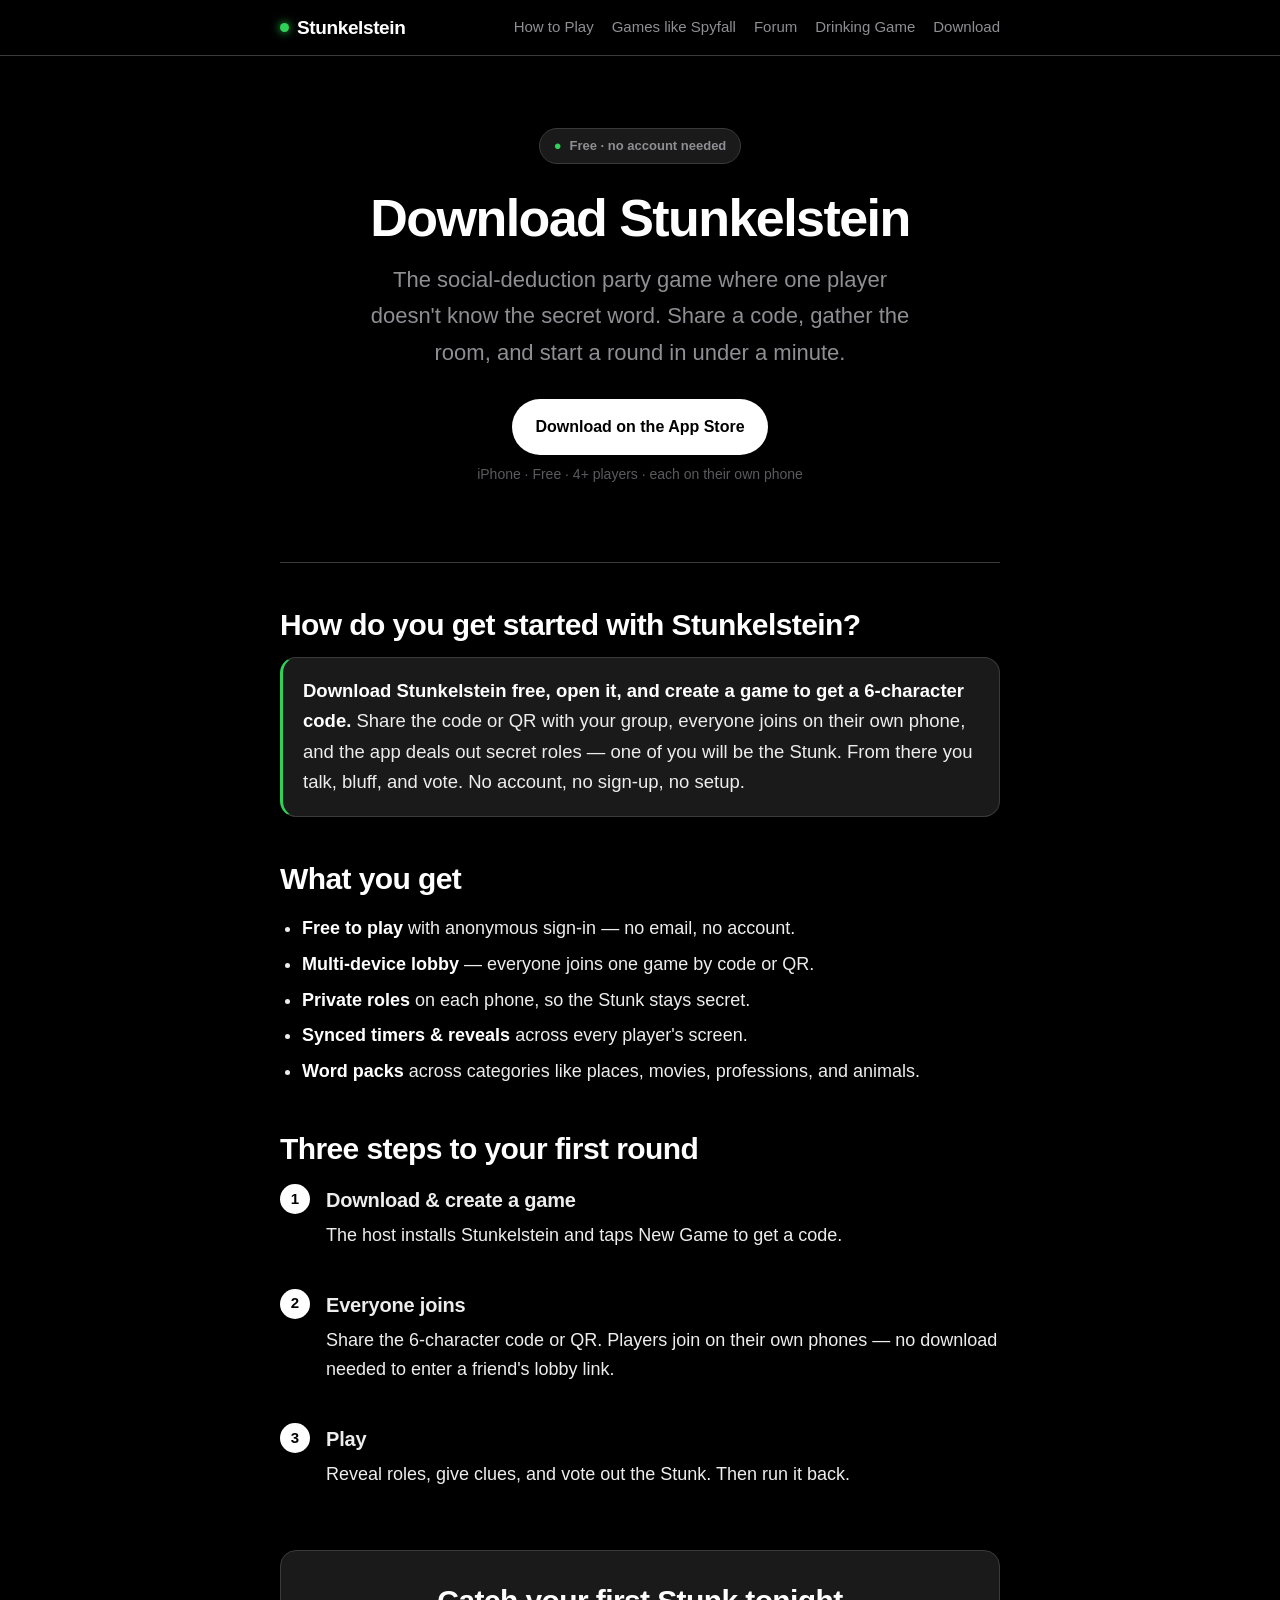
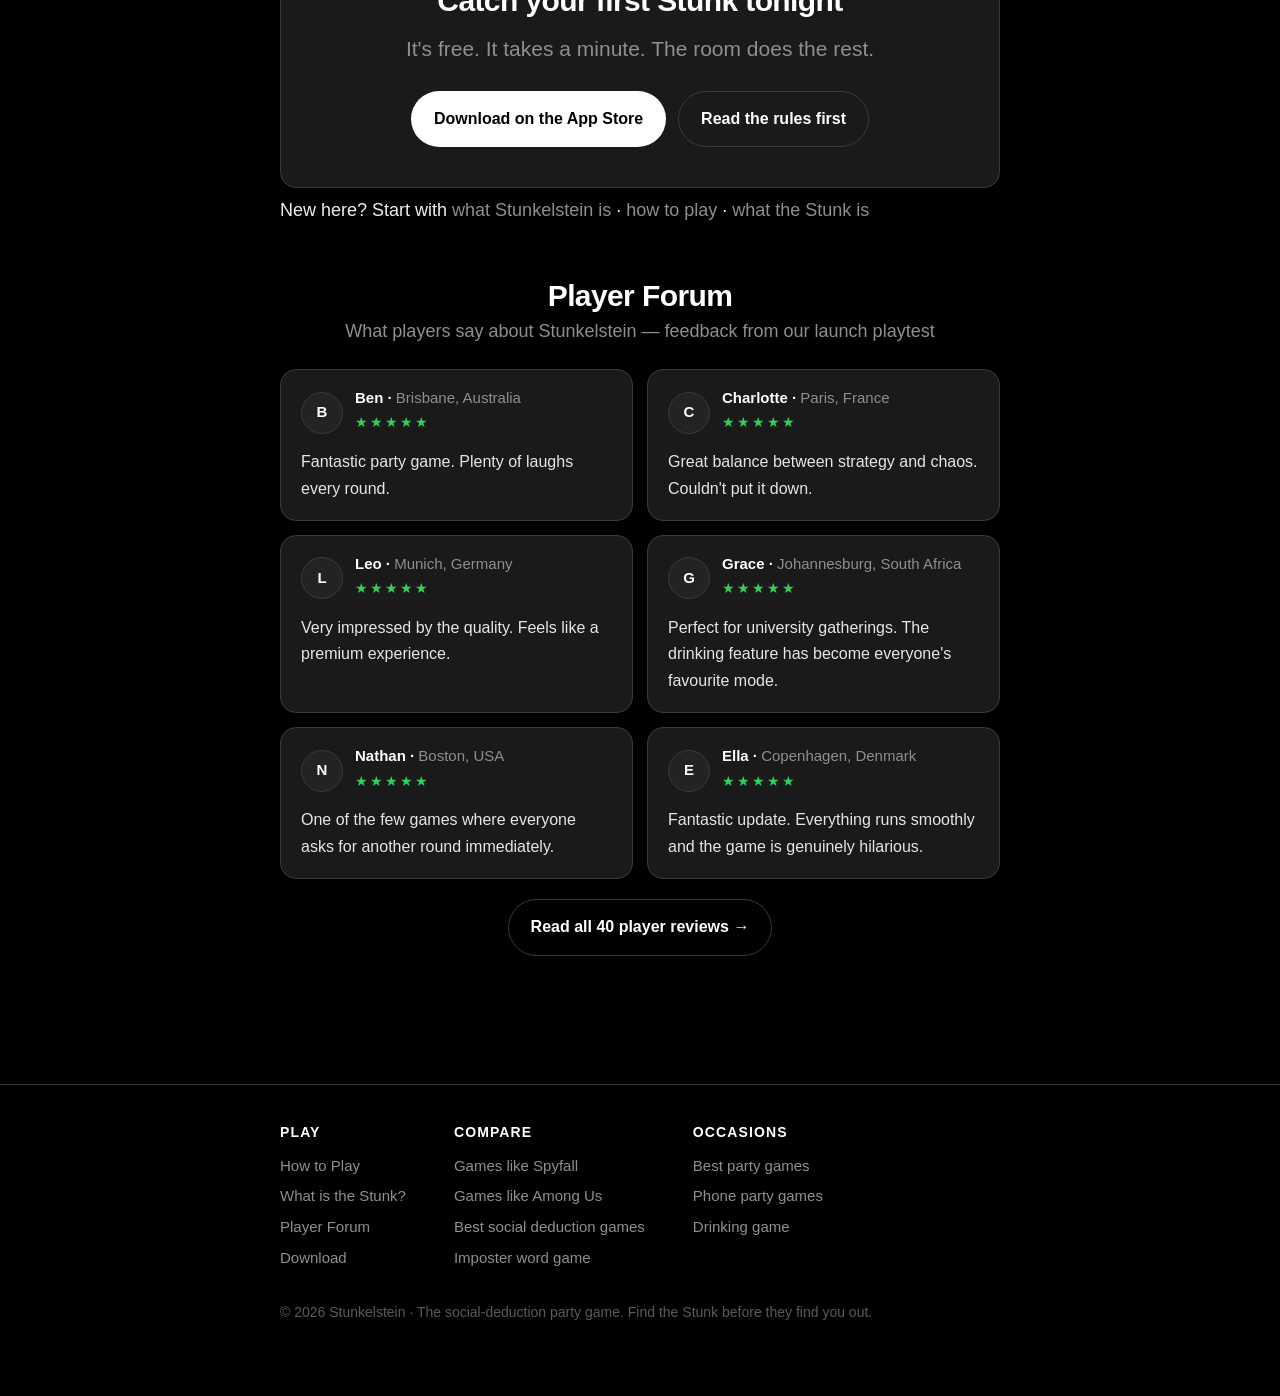
<file: download.html>
<!DOCTYPE html>
<html lang="en">
<head>
<meta charset="UTF-8">
<meta name="viewport" content="width=device-width, initial-scale=1.0">
<title>Download Stunkelstein — Free Social-Deduction Party Game</title>
<meta name="description" content="Download Stunkelstein free and start a game in under a minute. The social-deduction party game where one player doesn't know the secret word. 4+ players, played on your phones.">
<link rel="canonical" href="https://stunkelstein.com/download.html">
<meta name="author" content="The Stunkelstein Team">
<meta name="theme-color" content="#000000">

<meta property="og:type" content="website">
<meta property="og:site_name" content="Stunkelstein">
<meta property="og:title" content="Download Stunkelstein — Free Social-Deduction Party Game">
<meta property="og:description" content="Download free and start a game in under a minute. 4+ players, played on your phones.">
<meta property="og:url" content="https://stunkelstein.com/download.html">
<meta property="og:image" content="https://stunkelstein.com/og-image.svg">
<meta name="twitter:card" content="summary_large_image">
<meta name="twitter:title" content="Download Stunkelstein — Free Party Game">
<meta name="twitter:description" content="The social-deduction party game. Free. Start a round in under a minute.">
<meta name="twitter:image" content="https://stunkelstein.com/og-image.svg">

<link rel="icon" href="/favicon.svg" type="image/svg+xml">
<link rel="stylesheet" href="/styles.css">

<script type="application/ld+json">
{
  "@context": "https://schema.org",
  "@type": "SoftwareApplication",
  "name": "Stunkelstein",
  "applicationCategory": "GameApplication",
  "operatingSystem": "iOS",
  "description": "Stunkelstein is a free social-deduction party game where everyone shares a secret word except one player, the Stunk. Players talk, bluff, and vote to catch the Stunk.",
  "url": "https://stunkelstein.com/download.html",
  "image": "https://stunkelstein.com/og-image.svg",
  "author": { "@type": "Person", "name": "Theo Apteker" },
  "downloadUrl": "https://apps.apple.com/de/app/stunkelstein/id6758589548",
  "installUrl": "https://apps.apple.com/de/app/stunkelstein/id6758589548",
  "offers": { "@type": "Offer", "price": "0", "priceCurrency": "USD" }
}
</script>
</head>
<body>

<header class="site">
  <div class="nav">
    <a class="brand" href="/index.html"><span class="dot"></span>Stunkelstein</a>
    <nav>
      <a href="/how-to-play.html">How to Play</a>
      <a href="/games-like-spyfall.html">Games like Spyfall</a>
      <a href="/forum.html">Forum</a>
      <a href="/drinking-game.html">Drinking Game</a>
      <a href="/download.html">Download</a>
    </nav>
  </div>
</header>

<main>
<div class="wrap">

  <section class="hero">
    <span class="pill"><span style="color:var(--green)">●</span> Free · no account needed</span>
    <h1>Download Stunkelstein</h1>
    <p class="tag">The social-deduction party game where one player doesn't know the secret word. Share a code, gather the room, and start a round in under a minute.</p>
    <div class="btns">
      <a class="btn btn-primary" href="https://apps.apple.com/de/app/stunkelstein/id6758589548">Download on the App Store</a>
    </div>
    <p class="meta">iPhone · Free · 4+ players · each on their own phone</p>
  </section>

  <hr>

  <h2>How do you get started with Stunkelstein?</h2>
  <div class="answer">
    <p><strong>Download Stunkelstein free, open it, and create a game to get a 6-character code.</strong> Share the code or QR with your group, everyone joins on their own phone, and the app deals out secret roles — one of you will be the Stunk. From there you talk, bluff, and vote. No account, no sign-up, no setup.</p>
  </div>

  <h2>What you get</h2>
  <ul>
    <li><strong>Free to play</strong> with anonymous sign-in — no email, no account.</li>
    <li><strong>Multi-device lobby</strong> — everyone joins one game by code or QR.</li>
    <li><strong>Private roles</strong> on each phone, so the Stunk stays secret.</li>
    <li><strong>Synced timers &amp; reveals</strong> across every player's screen.</li>
    <li><strong>Word packs</strong> across categories like places, movies, professions, and animals.</li>
  </ul>

  <h2>Three steps to your first round</h2>
  <ol class="steps">
    <li><h3>Download &amp; create a game</h3><p>The host installs Stunkelstein and taps New Game to get a code.</p></li>
    <li><h3>Everyone joins</h3><p>Share the 6-character code or QR. Players join on their own phones — no download needed to enter a friend's lobby link.</p></li>
    <li><h3>Play</h3><p>Reveal roles, give clues, and vote out the Stunk. Then run it back.</p></li>
  </ol>

  <div class="cta-band">
    <h2>Catch your first Stunk tonight</h2>
    <p class="lede">It's free. It takes a minute. The room does the rest.</p>
    <div class="btns" style="justify-content:center">
      <a class="btn btn-primary" href="https://apps.apple.com/de/app/stunkelstein/id6758589548">Download on the App Store</a>
      <a class="btn btn-ghost" href="/how-to-play.html">Read the rules first</a>
    </div>
  </div>

  <p class="related">New here? Start with <a href="/index.html">what Stunkelstein is</a> · <a href="/how-to-play.html">how to play</a> · <a href="/what-is-the-stunk.html">what the Stunk is</a></p>


  <section class="forum" id="forum" aria-label="Player Forum">
    <div class="forum-head">
      <h2>Player Forum</h2>
      <p class="forum-sub">What players say about Stunkelstein — feedback from our launch playtest</p>
    </div>
    <div class="reviews">
      <figure class="review">
        <div class="review-top">
          <span class="avatar">B</span>
          <div>
            <figcaption>Ben · <span class="loc">Brisbane, Australia</span></figcaption>
            <span class="stars" aria-label="5 out of 5 stars">&#9733;&#9733;&#9733;&#9733;&#9733;</span>
          </div>
        </div>
        <blockquote>Fantastic party game. Plenty of laughs every round.</blockquote>
      </figure>
      <figure class="review">
        <div class="review-top">
          <span class="avatar">C</span>
          <div>
            <figcaption>Charlotte · <span class="loc">Paris, France</span></figcaption>
            <span class="stars" aria-label="5 out of 5 stars">&#9733;&#9733;&#9733;&#9733;&#9733;</span>
          </div>
        </div>
        <blockquote>Great balance between strategy and chaos. Couldn&#x27;t put it down.</blockquote>
      </figure>
      <figure class="review">
        <div class="review-top">
          <span class="avatar">L</span>
          <div>
            <figcaption>Leo · <span class="loc">Munich, Germany</span></figcaption>
            <span class="stars" aria-label="5 out of 5 stars">&#9733;&#9733;&#9733;&#9733;&#9733;</span>
          </div>
        </div>
        <blockquote>Very impressed by the quality. Feels like a premium experience.</blockquote>
      </figure>
      <figure class="review">
        <div class="review-top">
          <span class="avatar">G</span>
          <div>
            <figcaption>Grace · <span class="loc">Johannesburg, South Africa</span></figcaption>
            <span class="stars" aria-label="5 out of 5 stars">&#9733;&#9733;&#9733;&#9733;&#9733;</span>
          </div>
        </div>
        <blockquote>Perfect for university gatherings. The drinking feature has become everyone&#x27;s favourite mode.</blockquote>
      </figure>
      <figure class="review">
        <div class="review-top">
          <span class="avatar">N</span>
          <div>
            <figcaption>Nathan · <span class="loc">Boston, USA</span></figcaption>
            <span class="stars" aria-label="5 out of 5 stars">&#9733;&#9733;&#9733;&#9733;&#9733;</span>
          </div>
        </div>
        <blockquote>One of the few games where everyone asks for another round immediately.</blockquote>
      </figure>
      <figure class="review">
        <div class="review-top">
          <span class="avatar">E</span>
          <div>
            <figcaption>Ella · <span class="loc">Copenhagen, Denmark</span></figcaption>
            <span class="stars" aria-label="5 out of 5 stars">&#9733;&#9733;&#9733;&#9733;&#9733;</span>
          </div>
        </div>
        <blockquote>Fantastic update. Everything runs smoothly and the game is genuinely hilarious.</blockquote>
      </figure>
    </div>
    <p class="forum-foot"><a class="btn btn-ghost" href="/forum.html">Read all 40 player reviews &rarr;</a></p>
  </section>

</div>
</main>

<footer class="site">
  <div class="wrap">
    <div class="cols">
      <div>
        <h4>Play</h4>
        <a href="/how-to-play.html">How to Play</a>
        <a href="/what-is-the-stunk.html">What is the Stunk?</a>
        <a href="/forum.html">Player Forum</a>
        <a href="/download.html">Download</a>
      </div>
      <div>
        <h4>Compare</h4>
        <a href="/games-like-spyfall.html">Games like Spyfall</a>
        <a href="/games-like-among-us.html">Games like Among Us</a>
        <a href="/best-social-deduction-games.html">Best social deduction games</a>
        <a href="/imposter-word-game.html">Imposter word game</a>
      </div>
      <div>
        <h4>Occasions</h4>
        <a href="/best-party-games.html">Best party games</a>
        <a href="/phone-party-games.html">Phone party games</a>
        <a href="/drinking-game.html">Drinking game</a>
      </div>
    </div>
    <p class="fine">© 2026 Stunkelstein · The social-deduction party game. Find the Stunk before they find you out.</p>
  </div>
</footer>

</body>
</html>
</file>
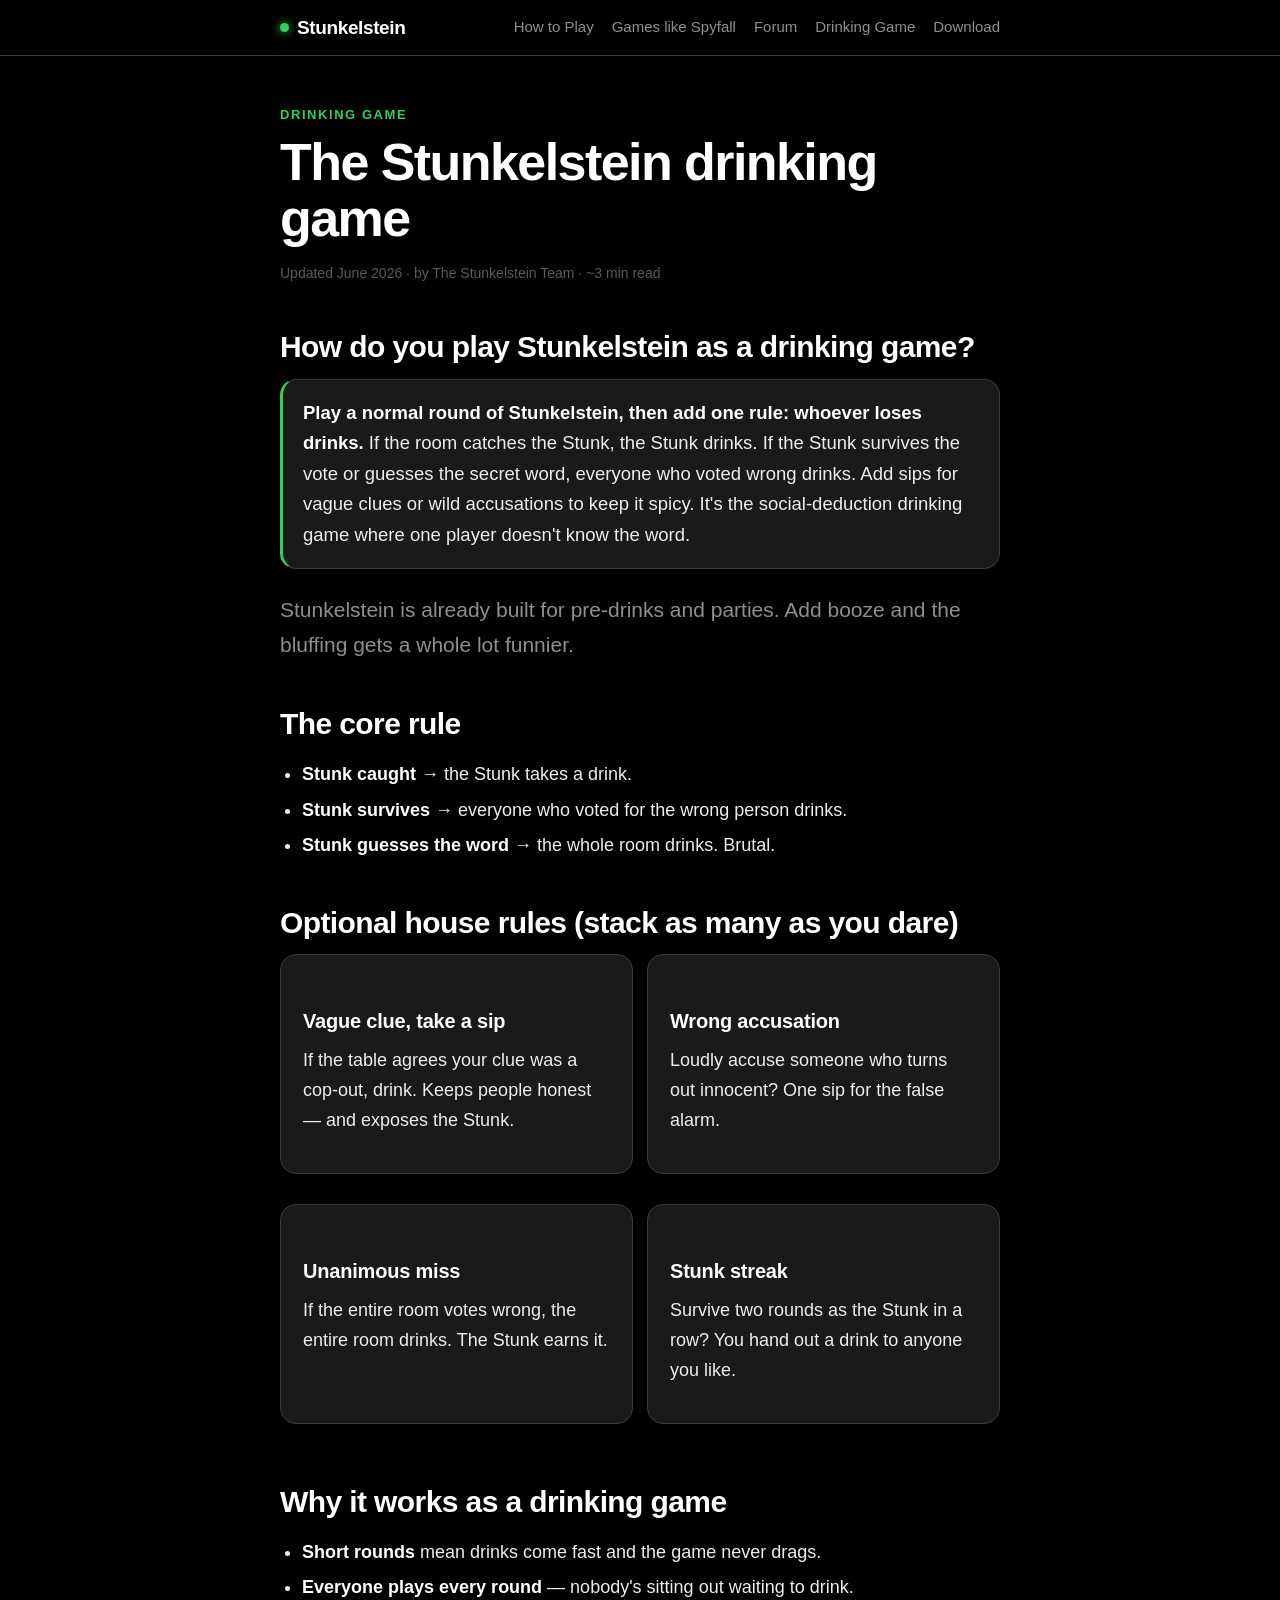
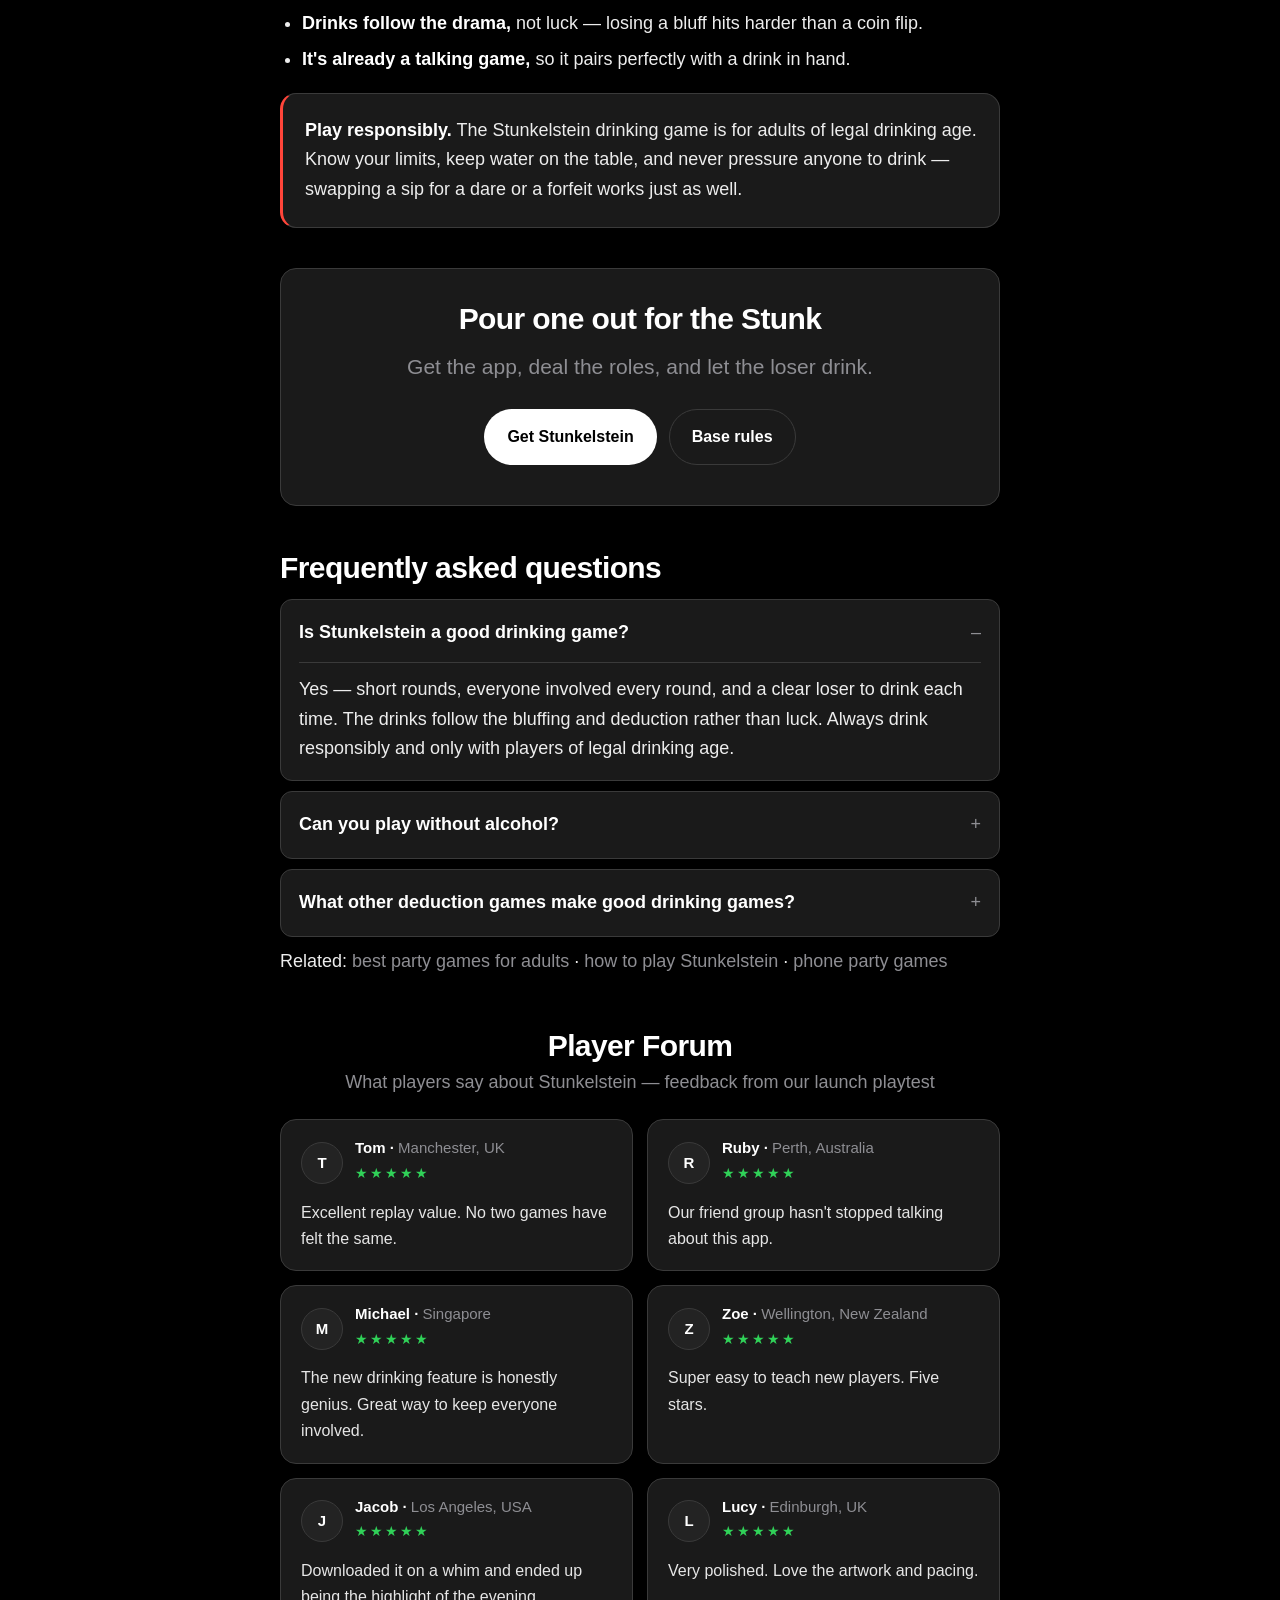
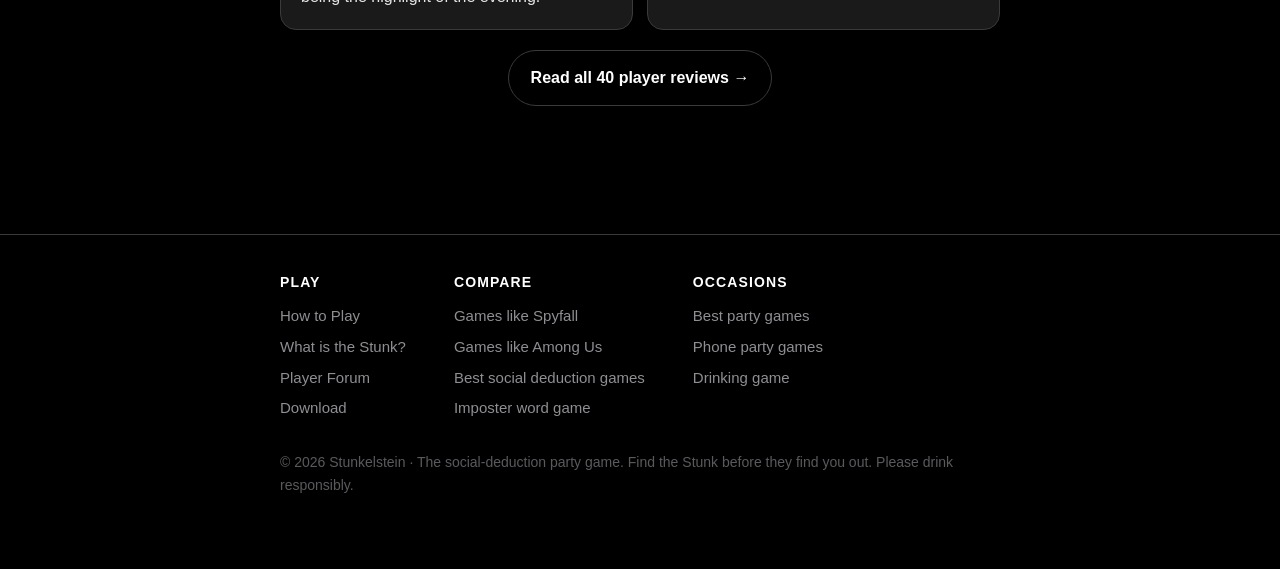
<file: drinking-game.html>
<!DOCTYPE html>
<html lang="en">
<head>
<meta charset="UTF-8">
<meta name="viewport" content="width=device-width, initial-scale=1.0">
<title>Stunkelstein Drinking Game: Rules for the Deduction Drinking Game</title>
<meta name="description" content="Turn Stunkelstein into a drinking game: simple rules where the loser of each round drinks. The social-deduction drinking game where one player doesn't know the secret word. Perfect for pre-drinks and parties.">
<link rel="canonical" href="https://stunkelstein.com/drinking-game.html">
<meta name="author" content="The Stunkelstein Team">
<meta name="theme-color" content="#000000">

<meta property="og:type" content="article">
<meta property="og:site_name" content="Stunkelstein">
<meta property="og:title" content="Stunkelstein Drinking Game: Rules for the Deduction Drinking Game">
<meta property="og:description" content="Simple drinking rules for Stunkelstein — the social-deduction drinking game. Loser of each round drinks.">
<meta property="og:url" content="https://stunkelstein.com/drinking-game.html">
<meta property="og:image" content="https://stunkelstein.com/og-image.svg">
<meta name="twitter:card" content="summary_large_image">
<meta name="twitter:title" content="Stunkelstein Drinking Game">
<meta name="twitter:description" content="The social-deduction drinking game. Loser of each round drinks.">
<meta name="twitter:image" content="https://stunkelstein.com/og-image.svg">

<link rel="icon" href="/favicon.svg" type="image/svg+xml">
<link rel="stylesheet" href="/styles.css">

<script type="application/ld+json">
{
  "@context": "https://schema.org",
  "@type": "FAQPage",
  "mainEntity": [
    {
      "@type": "Question",
      "name": "How do you play Stunkelstein as a drinking game?",
      "acceptedAnswer": { "@type": "Answer", "text": "Play a normal round of Stunkelstein, then add one rule: whoever loses drinks. If the group catches the Stunk, the Stunk drinks; if the Stunk survives or guesses the secret word, everyone who voted wrong drinks. You can add sips for vague clues or for accusing the wrong person." }
    },
    {
      "@type": "Question",
      "name": "Is Stunkelstein a good drinking game?",
      "acceptedAnswer": { "@type": "Answer", "text": "Yes. Stunkelstein works well as a drinking game because rounds are short, everyone is involved every round, and there is a clear loser to drink each round. It mixes bluffing and deduction, so the drinks follow the drama rather than luck. Always drink responsibly and only with players of legal drinking age." }
    }
  ]
}
</script>
</head>
<body>

<header class="site">
  <div class="nav">
    <a class="brand" href="/index.html"><span class="dot"></span>Stunkelstein</a>
    <nav>
      <a href="/how-to-play.html">How to Play</a>
      <a href="/games-like-spyfall.html">Games like Spyfall</a>
      <a href="/forum.html">Forum</a>
      <a href="/drinking-game.html">Drinking Game</a>
      <a href="/download.html">Download</a>
    </nav>
  </div>
</header>

<main>
<div class="wrap">

  <p class="eyebrow">Drinking game</p>
  <h1>The Stunkelstein drinking game</h1>
  <p class="meta">Updated June 2026 · by The Stunkelstein Team · ~3 min read</p>

  <h2>How do you play Stunkelstein as a drinking game?</h2>
  <div class="answer">
    <p><strong>Play a normal round of Stunkelstein, then add one rule: whoever loses drinks.</strong> If the room catches the Stunk, the Stunk drinks. If the Stunk survives the vote or guesses the secret word, everyone who voted wrong drinks. Add sips for vague clues or wild accusations to keep it spicy. It's the social-deduction drinking game where one player doesn't know the word.</p>
  </div>

  <p class="lede">Stunkelstein is already built for pre-drinks and parties. Add booze and the bluffing gets a whole lot funnier.</p>

  <h2>The core rule</h2>
  <ul>
    <li><strong>Stunk caught</strong> → the Stunk takes a drink.</li>
    <li><strong>Stunk survives</strong> → everyone who voted for the wrong person drinks.</li>
    <li><strong>Stunk guesses the word</strong> → the whole room drinks. Brutal.</li>
  </ul>

  <h2>Optional house rules (stack as many as you dare)</h2>
  <div class="grid two">
    <div class="card"><h3>Vague clue, take a sip</h3><p>If the table agrees your clue was a cop-out, drink. Keeps people honest — and exposes the Stunk.</p></div>
    <div class="card"><h3>Wrong accusation</h3><p>Loudly accuse someone who turns out innocent? One sip for the false alarm.</p></div>
    <div class="card"><h3>Unanimous miss</h3><p>If the entire room votes wrong, the entire room drinks. The Stunk earns it.</p></div>
    <div class="card"><h3>Stunk streak</h3><p>Survive two rounds as the Stunk in a row? You hand out a drink to anyone you like.</p></div>
  </div>

  <h2>Why it works as a drinking game</h2>
  <ul>
    <li><strong>Short rounds</strong> mean drinks come fast and the game never drags.</li>
    <li><strong>Everyone plays every round</strong> — nobody's sitting out waiting to drink.</li>
    <li><strong>Drinks follow the drama,</strong> not luck — losing a bluff hits harder than a coin flip.</li>
    <li><strong>It's already a talking game,</strong> so it pairs perfectly with a drink in hand.</li>
  </ul>

  <div class="card" style="border-left:3px solid var(--danger)">
    <p style="margin:0"><strong>Play responsibly.</strong> The Stunkelstein drinking game is for adults of legal drinking age. Know your limits, keep water on the table, and never pressure anyone to drink — swapping a sip for a dare or a forfeit works just as well.</p>
  </div>

  <div class="cta-band">
    <h2>Pour one out for the Stunk</h2>
    <p class="lede">Get the app, deal the roles, and let the loser drink.</p>
    <div class="btns" style="justify-content:center">
      <a class="btn btn-primary" href="/download.html">Get Stunkelstein</a>
      <a class="btn btn-ghost" href="/how-to-play.html">Base rules</a>
    </div>
  </div>

  <h2>Frequently asked questions</h2>
  <div class="faq">
    <details open>
      <summary>Is Stunkelstein a good drinking game?</summary>
      <p>Yes — short rounds, everyone involved every round, and a clear loser to drink each time. The drinks follow the bluffing and deduction rather than luck. Always drink responsibly and only with players of legal drinking age.</p>
    </details>
    <details>
      <summary>Can you play without alcohol?</summary>
      <p>Absolutely. Swap drinks for sips of water, a dare, or a silly forfeit and it's just as fun for all-ages groups.</p>
    </details>
    <details>
      <summary>What other deduction games make good drinking games?</summary>
      <p>Spyfall, Werewolf, and the imposter word game all adapt well — but Stunkelstein's short rounds make the drinks land fastest. See <a href="/games-like-spyfall.html">games like Spyfall</a>.</p>
    </details>
  </div>

  <p class="related">Related: <a href="/best-party-games.html">best party games for adults</a> · <a href="/how-to-play.html">how to play Stunkelstein</a> · <a href="/phone-party-games.html">phone party games</a></p>


  <section class="forum" id="forum" aria-label="Player Forum">
    <div class="forum-head">
      <h2>Player Forum</h2>
      <p class="forum-sub">What players say about Stunkelstein — feedback from our launch playtest</p>
    </div>
    <div class="reviews">
      <figure class="review">
        <div class="review-top">
          <span class="avatar">T</span>
          <div>
            <figcaption>Tom · <span class="loc">Manchester, UK</span></figcaption>
            <span class="stars" aria-label="5 out of 5 stars">&#9733;&#9733;&#9733;&#9733;&#9733;</span>
          </div>
        </div>
        <blockquote>Excellent replay value. No two games have felt the same.</blockquote>
      </figure>
      <figure class="review">
        <div class="review-top">
          <span class="avatar">R</span>
          <div>
            <figcaption>Ruby · <span class="loc">Perth, Australia</span></figcaption>
            <span class="stars" aria-label="5 out of 5 stars">&#9733;&#9733;&#9733;&#9733;&#9733;</span>
          </div>
        </div>
        <blockquote>Our friend group hasn&#x27;t stopped talking about this app.</blockquote>
      </figure>
      <figure class="review">
        <div class="review-top">
          <span class="avatar">M</span>
          <div>
            <figcaption>Michael · <span class="loc">Singapore</span></figcaption>
            <span class="stars" aria-label="5 out of 5 stars">&#9733;&#9733;&#9733;&#9733;&#9733;</span>
          </div>
        </div>
        <blockquote>The new drinking feature is honestly genius. Great way to keep everyone involved.</blockquote>
      </figure>
      <figure class="review">
        <div class="review-top">
          <span class="avatar">Z</span>
          <div>
            <figcaption>Zoe · <span class="loc">Wellington, New Zealand</span></figcaption>
            <span class="stars" aria-label="5 out of 5 stars">&#9733;&#9733;&#9733;&#9733;&#9733;</span>
          </div>
        </div>
        <blockquote>Super easy to teach new players. Five stars.</blockquote>
      </figure>
      <figure class="review">
        <div class="review-top">
          <span class="avatar">J</span>
          <div>
            <figcaption>Jacob · <span class="loc">Los Angeles, USA</span></figcaption>
            <span class="stars" aria-label="5 out of 5 stars">&#9733;&#9733;&#9733;&#9733;&#9733;</span>
          </div>
        </div>
        <blockquote>Downloaded it on a whim and ended up being the highlight of the evening.</blockquote>
      </figure>
      <figure class="review">
        <div class="review-top">
          <span class="avatar">L</span>
          <div>
            <figcaption>Lucy · <span class="loc">Edinburgh, UK</span></figcaption>
            <span class="stars" aria-label="5 out of 5 stars">&#9733;&#9733;&#9733;&#9733;&#9733;</span>
          </div>
        </div>
        <blockquote>Very polished. Love the artwork and pacing.</blockquote>
      </figure>
    </div>
    <p class="forum-foot"><a class="btn btn-ghost" href="/forum.html">Read all 40 player reviews &rarr;</a></p>
  </section>

</div>
</main>

<footer class="site">
  <div class="wrap">
    <div class="cols">
      <div>
        <h4>Play</h4>
        <a href="/how-to-play.html">How to Play</a>
        <a href="/what-is-the-stunk.html">What is the Stunk?</a>
        <a href="/forum.html">Player Forum</a>
        <a href="/download.html">Download</a>
      </div>
      <div>
        <h4>Compare</h4>
        <a href="/games-like-spyfall.html">Games like Spyfall</a>
        <a href="/games-like-among-us.html">Games like Among Us</a>
        <a href="/best-social-deduction-games.html">Best social deduction games</a>
        <a href="/imposter-word-game.html">Imposter word game</a>
      </div>
      <div>
        <h4>Occasions</h4>
        <a href="/best-party-games.html">Best party games</a>
        <a href="/phone-party-games.html">Phone party games</a>
        <a href="/drinking-game.html">Drinking game</a>
      </div>
    </div>
    <p class="fine">© 2026 Stunkelstein · The social-deduction party game. Find the Stunk before they find you out. Please drink responsibly.</p>
  </div>
</footer>

</body>
</html>
</file>
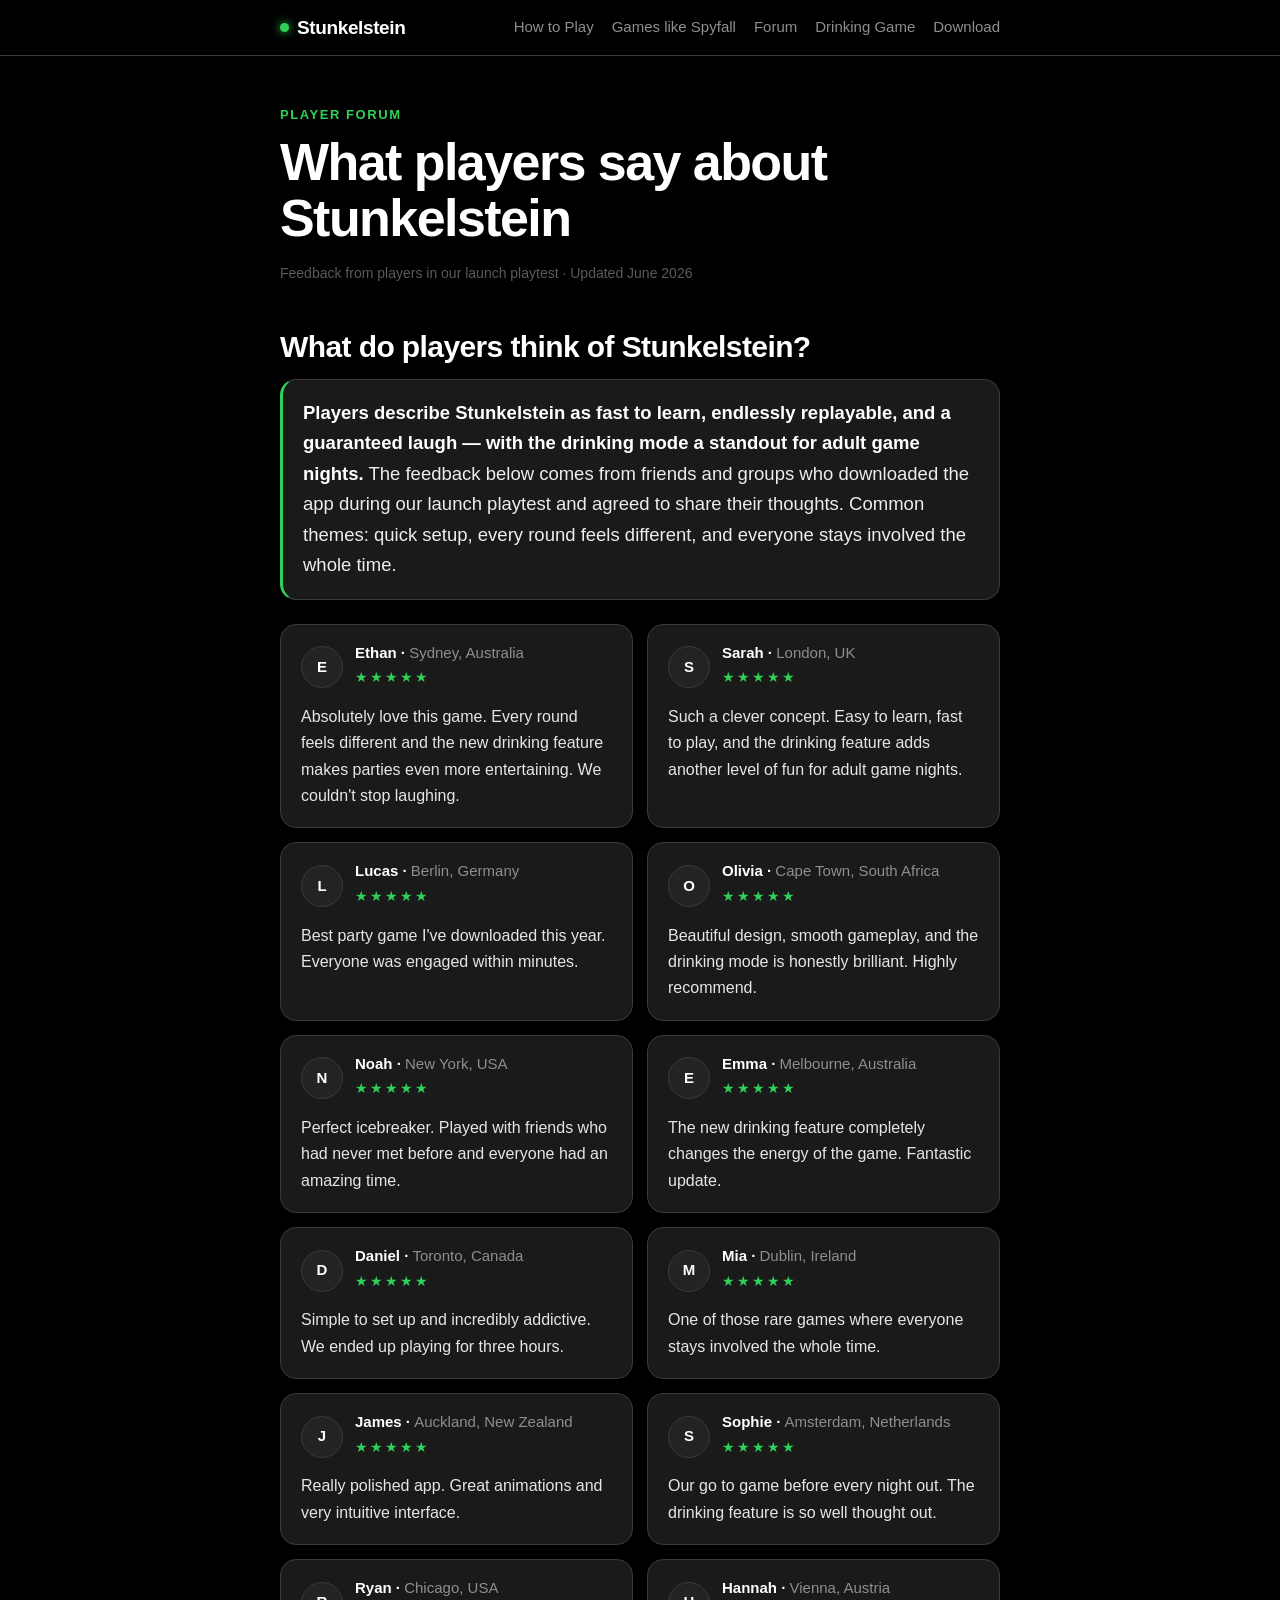
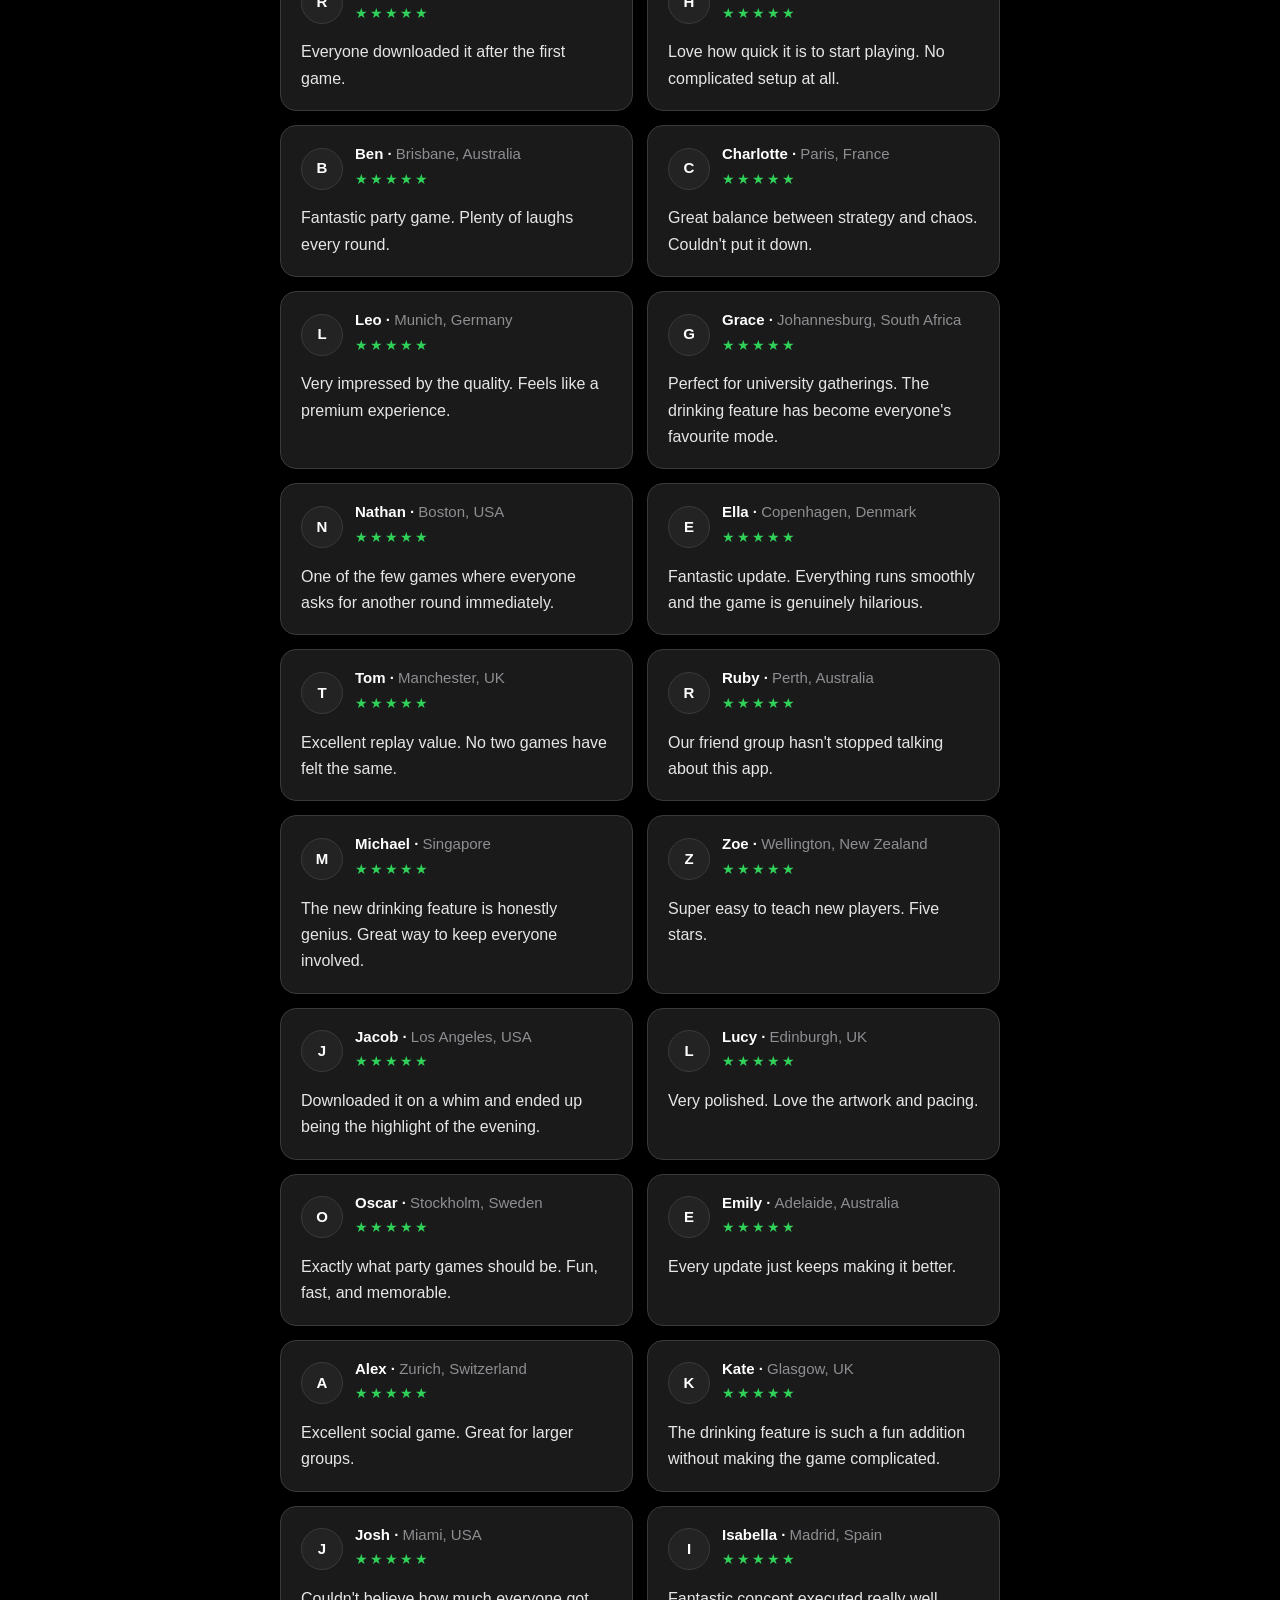
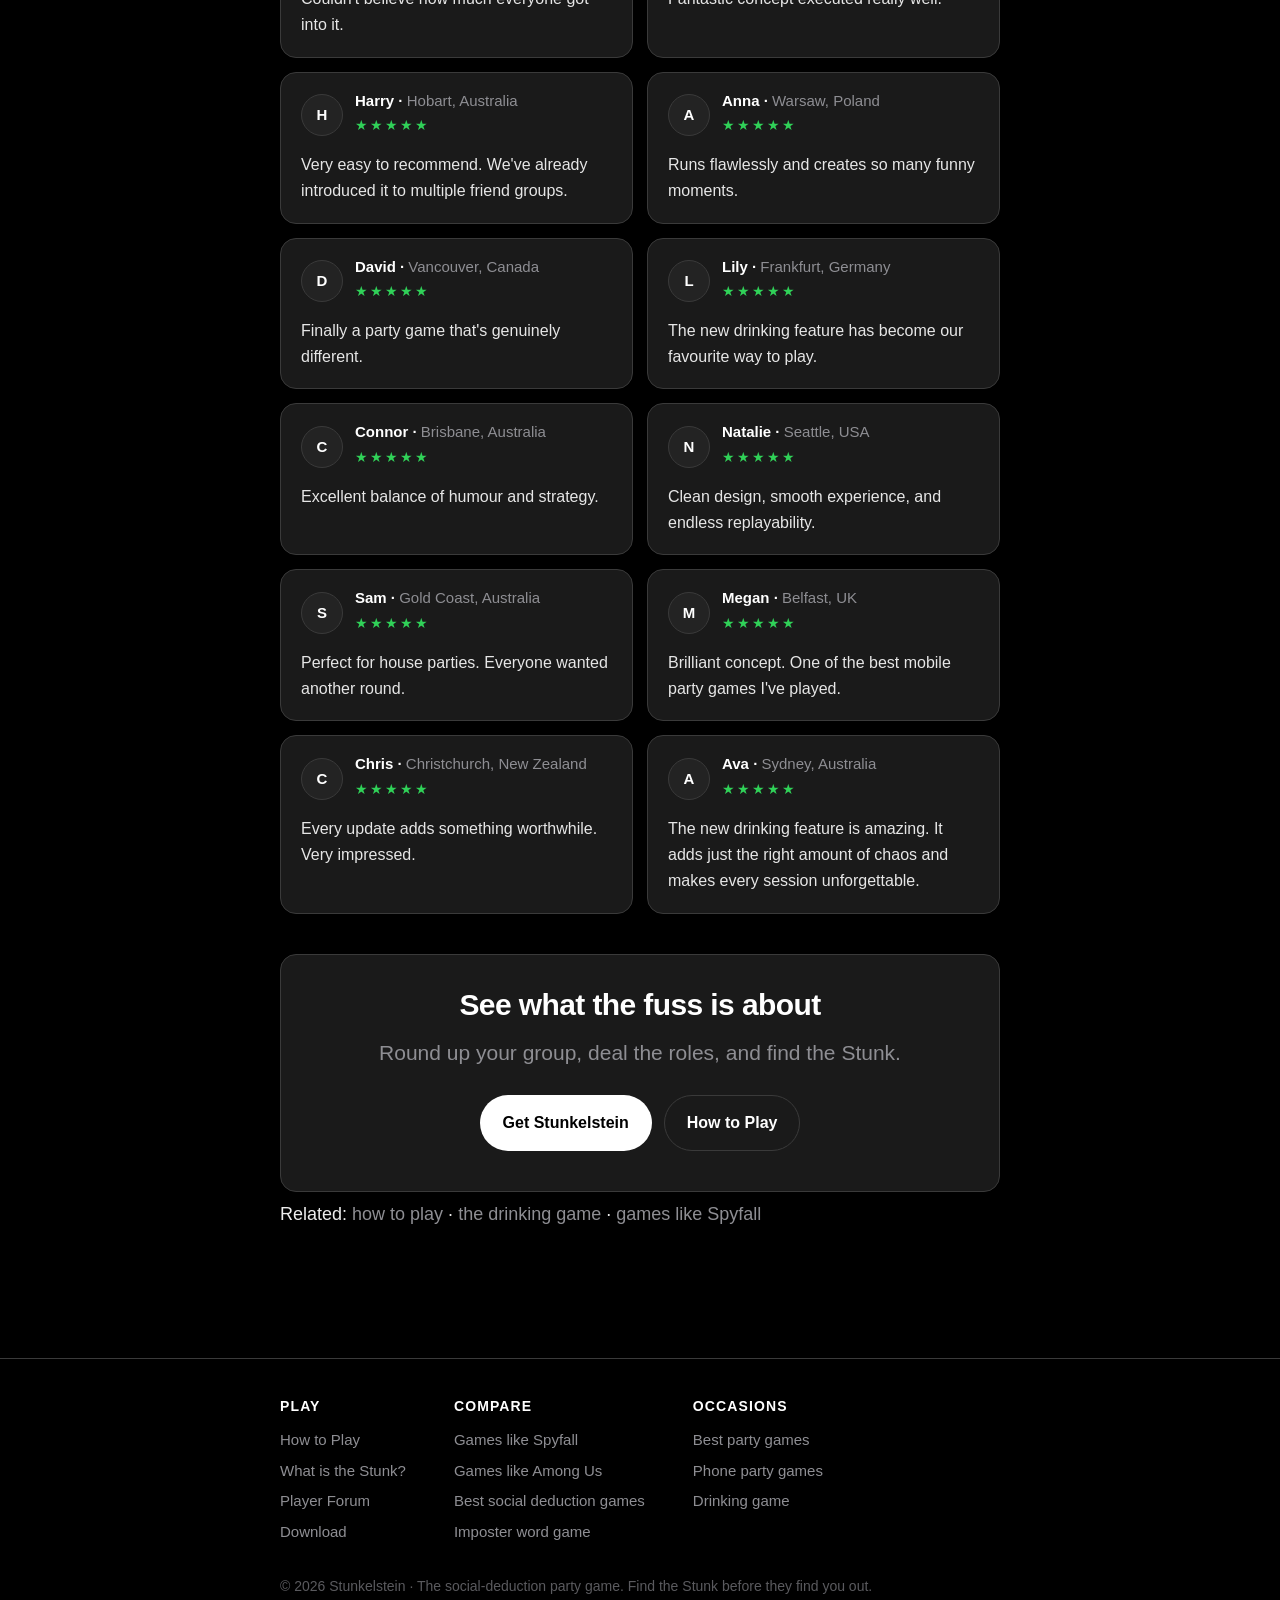
<file: forum.html>
<!DOCTYPE html>
<html lang="en">
<head>
<meta charset="UTF-8">
<meta name="viewport" content="width=device-width, initial-scale=1.0">
<title>Player Forum — What Players Say About Stunkelstein</title>
<meta name="description" content="Real feedback from players in the Stunkelstein launch playtest. See what friends and groups around the world say about the social-deduction party game and its drinking mode.">
<link rel="canonical" href="https://stunkelstein.com/forum.html">
<meta name="author" content="The Stunkelstein Team">
<meta name="theme-color" content="#000000">

<meta property="og:type" content="website">
<meta property="og:site_name" content="Stunkelstein">
<meta property="og:title" content="Player Forum — What Players Say About Stunkelstein">
<meta property="og:description" content="Real feedback from players in the Stunkelstein launch playtest.">
<meta property="og:url" content="https://stunkelstein.com/forum.html">
<meta property="og:image" content="https://stunkelstein.com/og-image.svg">
<meta name="twitter:card" content="summary_large_image">
<meta name="twitter:title" content="Player Forum — Stunkelstein">
<meta name="twitter:description" content="What players say about the social-deduction party game.">
<meta name="twitter:image" content="https://stunkelstein.com/og-image.svg">

<link rel="icon" href="/favicon.svg" type="image/svg+xml">
<link rel="stylesheet" href="/styles.css">
</head>
<body>

<header class="site">
  <div class="nav">
    <a class="brand" href="/index.html"><span class="dot"></span>Stunkelstein</a>
    <nav>
      <a href="/how-to-play.html">How to Play</a>
      <a href="/games-like-spyfall.html">Games like Spyfall</a>
      <a href="/forum.html">Forum</a>
      <a href="/drinking-game.html">Drinking Game</a>
      <a href="/download.html">Download</a>
    </nav>
  </div>
</header>

<main>
<div class="wrap">

  <p class="eyebrow">Player Forum</p>
  <h1>What players say about Stunkelstein</h1>
  <p class="meta">Feedback from players in our launch playtest · Updated June 2026</p>

  <h2>What do players think of Stunkelstein?</h2>
  <div class="answer">
    <p><strong>Players describe Stunkelstein as fast to learn, endlessly replayable, and a guaranteed laugh — with the drinking mode a standout for adult game nights.</strong> The feedback below comes from friends and groups who downloaded the app during our launch playtest and agreed to share their thoughts. Common themes: quick setup, every round feels different, and everyone stays involved the whole time.</p>
  </div>

  <div class="reviews">
      <figure class="review">
        <div class="review-top">
          <span class="avatar">E</span>
          <div>
            <figcaption>Ethan · <span class="loc">Sydney, Australia</span></figcaption>
            <span class="stars" aria-label="5 out of 5 stars">&#9733;&#9733;&#9733;&#9733;&#9733;</span>
          </div>
        </div>
        <blockquote>Absolutely love this game. Every round feels different and the new drinking feature makes parties even more entertaining. We couldn&#x27;t stop laughing.</blockquote>
      </figure>
      <figure class="review">
        <div class="review-top">
          <span class="avatar">S</span>
          <div>
            <figcaption>Sarah · <span class="loc">London, UK</span></figcaption>
            <span class="stars" aria-label="5 out of 5 stars">&#9733;&#9733;&#9733;&#9733;&#9733;</span>
          </div>
        </div>
        <blockquote>Such a clever concept. Easy to learn, fast to play, and the drinking feature adds another level of fun for adult game nights.</blockquote>
      </figure>
      <figure class="review">
        <div class="review-top">
          <span class="avatar">L</span>
          <div>
            <figcaption>Lucas · <span class="loc">Berlin, Germany</span></figcaption>
            <span class="stars" aria-label="5 out of 5 stars">&#9733;&#9733;&#9733;&#9733;&#9733;</span>
          </div>
        </div>
        <blockquote>Best party game I&#x27;ve downloaded this year. Everyone was engaged within minutes.</blockquote>
      </figure>
      <figure class="review">
        <div class="review-top">
          <span class="avatar">O</span>
          <div>
            <figcaption>Olivia · <span class="loc">Cape Town, South Africa</span></figcaption>
            <span class="stars" aria-label="5 out of 5 stars">&#9733;&#9733;&#9733;&#9733;&#9733;</span>
          </div>
        </div>
        <blockquote>Beautiful design, smooth gameplay, and the drinking mode is honestly brilliant. Highly recommend.</blockquote>
      </figure>
      <figure class="review">
        <div class="review-top">
          <span class="avatar">N</span>
          <div>
            <figcaption>Noah · <span class="loc">New York, USA</span></figcaption>
            <span class="stars" aria-label="5 out of 5 stars">&#9733;&#9733;&#9733;&#9733;&#9733;</span>
          </div>
        </div>
        <blockquote>Perfect icebreaker. Played with friends who had never met before and everyone had an amazing time.</blockquote>
      </figure>
      <figure class="review">
        <div class="review-top">
          <span class="avatar">E</span>
          <div>
            <figcaption>Emma · <span class="loc">Melbourne, Australia</span></figcaption>
            <span class="stars" aria-label="5 out of 5 stars">&#9733;&#9733;&#9733;&#9733;&#9733;</span>
          </div>
        </div>
        <blockquote>The new drinking feature completely changes the energy of the game. Fantastic update.</blockquote>
      </figure>
      <figure class="review">
        <div class="review-top">
          <span class="avatar">D</span>
          <div>
            <figcaption>Daniel · <span class="loc">Toronto, Canada</span></figcaption>
            <span class="stars" aria-label="5 out of 5 stars">&#9733;&#9733;&#9733;&#9733;&#9733;</span>
          </div>
        </div>
        <blockquote>Simple to set up and incredibly addictive. We ended up playing for three hours.</blockquote>
      </figure>
      <figure class="review">
        <div class="review-top">
          <span class="avatar">M</span>
          <div>
            <figcaption>Mia · <span class="loc">Dublin, Ireland</span></figcaption>
            <span class="stars" aria-label="5 out of 5 stars">&#9733;&#9733;&#9733;&#9733;&#9733;</span>
          </div>
        </div>
        <blockquote>One of those rare games where everyone stays involved the whole time.</blockquote>
      </figure>
      <figure class="review">
        <div class="review-top">
          <span class="avatar">J</span>
          <div>
            <figcaption>James · <span class="loc">Auckland, New Zealand</span></figcaption>
            <span class="stars" aria-label="5 out of 5 stars">&#9733;&#9733;&#9733;&#9733;&#9733;</span>
          </div>
        </div>
        <blockquote>Really polished app. Great animations and very intuitive interface.</blockquote>
      </figure>
      <figure class="review">
        <div class="review-top">
          <span class="avatar">S</span>
          <div>
            <figcaption>Sophie · <span class="loc">Amsterdam, Netherlands</span></figcaption>
            <span class="stars" aria-label="5 out of 5 stars">&#9733;&#9733;&#9733;&#9733;&#9733;</span>
          </div>
        </div>
        <blockquote>Our go to game before every night out. The drinking feature is so well thought out.</blockquote>
      </figure>
      <figure class="review">
        <div class="review-top">
          <span class="avatar">R</span>
          <div>
            <figcaption>Ryan · <span class="loc">Chicago, USA</span></figcaption>
            <span class="stars" aria-label="5 out of 5 stars">&#9733;&#9733;&#9733;&#9733;&#9733;</span>
          </div>
        </div>
        <blockquote>Everyone downloaded it after the first game.</blockquote>
      </figure>
      <figure class="review">
        <div class="review-top">
          <span class="avatar">H</span>
          <div>
            <figcaption>Hannah · <span class="loc">Vienna, Austria</span></figcaption>
            <span class="stars" aria-label="5 out of 5 stars">&#9733;&#9733;&#9733;&#9733;&#9733;</span>
          </div>
        </div>
        <blockquote>Love how quick it is to start playing. No complicated setup at all.</blockquote>
      </figure>
      <figure class="review">
        <div class="review-top">
          <span class="avatar">B</span>
          <div>
            <figcaption>Ben · <span class="loc">Brisbane, Australia</span></figcaption>
            <span class="stars" aria-label="5 out of 5 stars">&#9733;&#9733;&#9733;&#9733;&#9733;</span>
          </div>
        </div>
        <blockquote>Fantastic party game. Plenty of laughs every round.</blockquote>
      </figure>
      <figure class="review">
        <div class="review-top">
          <span class="avatar">C</span>
          <div>
            <figcaption>Charlotte · <span class="loc">Paris, France</span></figcaption>
            <span class="stars" aria-label="5 out of 5 stars">&#9733;&#9733;&#9733;&#9733;&#9733;</span>
          </div>
        </div>
        <blockquote>Great balance between strategy and chaos. Couldn&#x27;t put it down.</blockquote>
      </figure>
      <figure class="review">
        <div class="review-top">
          <span class="avatar">L</span>
          <div>
            <figcaption>Leo · <span class="loc">Munich, Germany</span></figcaption>
            <span class="stars" aria-label="5 out of 5 stars">&#9733;&#9733;&#9733;&#9733;&#9733;</span>
          </div>
        </div>
        <blockquote>Very impressed by the quality. Feels like a premium experience.</blockquote>
      </figure>
      <figure class="review">
        <div class="review-top">
          <span class="avatar">G</span>
          <div>
            <figcaption>Grace · <span class="loc">Johannesburg, South Africa</span></figcaption>
            <span class="stars" aria-label="5 out of 5 stars">&#9733;&#9733;&#9733;&#9733;&#9733;</span>
          </div>
        </div>
        <blockquote>Perfect for university gatherings. The drinking feature has become everyone&#x27;s favourite mode.</blockquote>
      </figure>
      <figure class="review">
        <div class="review-top">
          <span class="avatar">N</span>
          <div>
            <figcaption>Nathan · <span class="loc">Boston, USA</span></figcaption>
            <span class="stars" aria-label="5 out of 5 stars">&#9733;&#9733;&#9733;&#9733;&#9733;</span>
          </div>
        </div>
        <blockquote>One of the few games where everyone asks for another round immediately.</blockquote>
      </figure>
      <figure class="review">
        <div class="review-top">
          <span class="avatar">E</span>
          <div>
            <figcaption>Ella · <span class="loc">Copenhagen, Denmark</span></figcaption>
            <span class="stars" aria-label="5 out of 5 stars">&#9733;&#9733;&#9733;&#9733;&#9733;</span>
          </div>
        </div>
        <blockquote>Fantastic update. Everything runs smoothly and the game is genuinely hilarious.</blockquote>
      </figure>
      <figure class="review">
        <div class="review-top">
          <span class="avatar">T</span>
          <div>
            <figcaption>Tom · <span class="loc">Manchester, UK</span></figcaption>
            <span class="stars" aria-label="5 out of 5 stars">&#9733;&#9733;&#9733;&#9733;&#9733;</span>
          </div>
        </div>
        <blockquote>Excellent replay value. No two games have felt the same.</blockquote>
      </figure>
      <figure class="review">
        <div class="review-top">
          <span class="avatar">R</span>
          <div>
            <figcaption>Ruby · <span class="loc">Perth, Australia</span></figcaption>
            <span class="stars" aria-label="5 out of 5 stars">&#9733;&#9733;&#9733;&#9733;&#9733;</span>
          </div>
        </div>
        <blockquote>Our friend group hasn&#x27;t stopped talking about this app.</blockquote>
      </figure>
      <figure class="review">
        <div class="review-top">
          <span class="avatar">M</span>
          <div>
            <figcaption>Michael · <span class="loc">Singapore</span></figcaption>
            <span class="stars" aria-label="5 out of 5 stars">&#9733;&#9733;&#9733;&#9733;&#9733;</span>
          </div>
        </div>
        <blockquote>The new drinking feature is honestly genius. Great way to keep everyone involved.</blockquote>
      </figure>
      <figure class="review">
        <div class="review-top">
          <span class="avatar">Z</span>
          <div>
            <figcaption>Zoe · <span class="loc">Wellington, New Zealand</span></figcaption>
            <span class="stars" aria-label="5 out of 5 stars">&#9733;&#9733;&#9733;&#9733;&#9733;</span>
          </div>
        </div>
        <blockquote>Super easy to teach new players. Five stars.</blockquote>
      </figure>
      <figure class="review">
        <div class="review-top">
          <span class="avatar">J</span>
          <div>
            <figcaption>Jacob · <span class="loc">Los Angeles, USA</span></figcaption>
            <span class="stars" aria-label="5 out of 5 stars">&#9733;&#9733;&#9733;&#9733;&#9733;</span>
          </div>
        </div>
        <blockquote>Downloaded it on a whim and ended up being the highlight of the evening.</blockquote>
      </figure>
      <figure class="review">
        <div class="review-top">
          <span class="avatar">L</span>
          <div>
            <figcaption>Lucy · <span class="loc">Edinburgh, UK</span></figcaption>
            <span class="stars" aria-label="5 out of 5 stars">&#9733;&#9733;&#9733;&#9733;&#9733;</span>
          </div>
        </div>
        <blockquote>Very polished. Love the artwork and pacing.</blockquote>
      </figure>
      <figure class="review">
        <div class="review-top">
          <span class="avatar">O</span>
          <div>
            <figcaption>Oscar · <span class="loc">Stockholm, Sweden</span></figcaption>
            <span class="stars" aria-label="5 out of 5 stars">&#9733;&#9733;&#9733;&#9733;&#9733;</span>
          </div>
        </div>
        <blockquote>Exactly what party games should be. Fun, fast, and memorable.</blockquote>
      </figure>
      <figure class="review">
        <div class="review-top">
          <span class="avatar">E</span>
          <div>
            <figcaption>Emily · <span class="loc">Adelaide, Australia</span></figcaption>
            <span class="stars" aria-label="5 out of 5 stars">&#9733;&#9733;&#9733;&#9733;&#9733;</span>
          </div>
        </div>
        <blockquote>Every update just keeps making it better.</blockquote>
      </figure>
      <figure class="review">
        <div class="review-top">
          <span class="avatar">A</span>
          <div>
            <figcaption>Alex · <span class="loc">Zurich, Switzerland</span></figcaption>
            <span class="stars" aria-label="5 out of 5 stars">&#9733;&#9733;&#9733;&#9733;&#9733;</span>
          </div>
        </div>
        <blockquote>Excellent social game. Great for larger groups.</blockquote>
      </figure>
      <figure class="review">
        <div class="review-top">
          <span class="avatar">K</span>
          <div>
            <figcaption>Kate · <span class="loc">Glasgow, UK</span></figcaption>
            <span class="stars" aria-label="5 out of 5 stars">&#9733;&#9733;&#9733;&#9733;&#9733;</span>
          </div>
        </div>
        <blockquote>The drinking feature is such a fun addition without making the game complicated.</blockquote>
      </figure>
      <figure class="review">
        <div class="review-top">
          <span class="avatar">J</span>
          <div>
            <figcaption>Josh · <span class="loc">Miami, USA</span></figcaption>
            <span class="stars" aria-label="5 out of 5 stars">&#9733;&#9733;&#9733;&#9733;&#9733;</span>
          </div>
        </div>
        <blockquote>Couldn&#x27;t believe how much everyone got into it.</blockquote>
      </figure>
      <figure class="review">
        <div class="review-top">
          <span class="avatar">I</span>
          <div>
            <figcaption>Isabella · <span class="loc">Madrid, Spain</span></figcaption>
            <span class="stars" aria-label="5 out of 5 stars">&#9733;&#9733;&#9733;&#9733;&#9733;</span>
          </div>
        </div>
        <blockquote>Fantastic concept executed really well.</blockquote>
      </figure>
      <figure class="review">
        <div class="review-top">
          <span class="avatar">H</span>
          <div>
            <figcaption>Harry · <span class="loc">Hobart, Australia</span></figcaption>
            <span class="stars" aria-label="5 out of 5 stars">&#9733;&#9733;&#9733;&#9733;&#9733;</span>
          </div>
        </div>
        <blockquote>Very easy to recommend. We&#x27;ve already introduced it to multiple friend groups.</blockquote>
      </figure>
      <figure class="review">
        <div class="review-top">
          <span class="avatar">A</span>
          <div>
            <figcaption>Anna · <span class="loc">Warsaw, Poland</span></figcaption>
            <span class="stars" aria-label="5 out of 5 stars">&#9733;&#9733;&#9733;&#9733;&#9733;</span>
          </div>
        </div>
        <blockquote>Runs flawlessly and creates so many funny moments.</blockquote>
      </figure>
      <figure class="review">
        <div class="review-top">
          <span class="avatar">D</span>
          <div>
            <figcaption>David · <span class="loc">Vancouver, Canada</span></figcaption>
            <span class="stars" aria-label="5 out of 5 stars">&#9733;&#9733;&#9733;&#9733;&#9733;</span>
          </div>
        </div>
        <blockquote>Finally a party game that&#x27;s genuinely different.</blockquote>
      </figure>
      <figure class="review">
        <div class="review-top">
          <span class="avatar">L</span>
          <div>
            <figcaption>Lily · <span class="loc">Frankfurt, Germany</span></figcaption>
            <span class="stars" aria-label="5 out of 5 stars">&#9733;&#9733;&#9733;&#9733;&#9733;</span>
          </div>
        </div>
        <blockquote>The new drinking feature has become our favourite way to play.</blockquote>
      </figure>
      <figure class="review">
        <div class="review-top">
          <span class="avatar">C</span>
          <div>
            <figcaption>Connor · <span class="loc">Brisbane, Australia</span></figcaption>
            <span class="stars" aria-label="5 out of 5 stars">&#9733;&#9733;&#9733;&#9733;&#9733;</span>
          </div>
        </div>
        <blockquote>Excellent balance of humour and strategy.</blockquote>
      </figure>
      <figure class="review">
        <div class="review-top">
          <span class="avatar">N</span>
          <div>
            <figcaption>Natalie · <span class="loc">Seattle, USA</span></figcaption>
            <span class="stars" aria-label="5 out of 5 stars">&#9733;&#9733;&#9733;&#9733;&#9733;</span>
          </div>
        </div>
        <blockquote>Clean design, smooth experience, and endless replayability.</blockquote>
      </figure>
      <figure class="review">
        <div class="review-top">
          <span class="avatar">S</span>
          <div>
            <figcaption>Sam · <span class="loc">Gold Coast, Australia</span></figcaption>
            <span class="stars" aria-label="5 out of 5 stars">&#9733;&#9733;&#9733;&#9733;&#9733;</span>
          </div>
        </div>
        <blockquote>Perfect for house parties. Everyone wanted another round.</blockquote>
      </figure>
      <figure class="review">
        <div class="review-top">
          <span class="avatar">M</span>
          <div>
            <figcaption>Megan · <span class="loc">Belfast, UK</span></figcaption>
            <span class="stars" aria-label="5 out of 5 stars">&#9733;&#9733;&#9733;&#9733;&#9733;</span>
          </div>
        </div>
        <blockquote>Brilliant concept. One of the best mobile party games I&#x27;ve played.</blockquote>
      </figure>
      <figure class="review">
        <div class="review-top">
          <span class="avatar">C</span>
          <div>
            <figcaption>Chris · <span class="loc">Christchurch, New Zealand</span></figcaption>
            <span class="stars" aria-label="5 out of 5 stars">&#9733;&#9733;&#9733;&#9733;&#9733;</span>
          </div>
        </div>
        <blockquote>Every update adds something worthwhile. Very impressed.</blockquote>
      </figure>
      <figure class="review">
        <div class="review-top">
          <span class="avatar">A</span>
          <div>
            <figcaption>Ava · <span class="loc">Sydney, Australia</span></figcaption>
            <span class="stars" aria-label="5 out of 5 stars">&#9733;&#9733;&#9733;&#9733;&#9733;</span>
          </div>
        </div>
        <blockquote>The new drinking feature is amazing. It adds just the right amount of chaos and makes every session unforgettable.</blockquote>
      </figure>
  </div>

  <div class="cta-band">
    <h2>See what the fuss is about</h2>
    <p class="lede">Round up your group, deal the roles, and find the Stunk.</p>
    <div class="btns" style="justify-content:center">
      <a class="btn btn-primary" href="/download.html">Get Stunkelstein</a>
      <a class="btn btn-ghost" href="/how-to-play.html">How to Play</a>
    </div>
  </div>

  <p class="related">Related: <a href="/how-to-play.html">how to play</a> · <a href="/drinking-game.html">the drinking game</a> · <a href="/games-like-spyfall.html">games like Spyfall</a></p>

</div>
</main>

<footer class="site">
  <div class="wrap">
    <div class="cols">
      <div>
        <h4>Play</h4>
        <a href="/how-to-play.html">How to Play</a>
        <a href="/what-is-the-stunk.html">What is the Stunk?</a>
        <a href="/forum.html">Player Forum</a>
        <a href="/download.html">Download</a>
      </div>
      <div>
        <h4>Compare</h4>
        <a href="/games-like-spyfall.html">Games like Spyfall</a>
        <a href="/games-like-among-us.html">Games like Among Us</a>
        <a href="/best-social-deduction-games.html">Best social deduction games</a>
        <a href="/imposter-word-game.html">Imposter word game</a>
      </div>
      <div>
        <h4>Occasions</h4>
        <a href="/best-party-games.html">Best party games</a>
        <a href="/phone-party-games.html">Phone party games</a>
        <a href="/drinking-game.html">Drinking game</a>
      </div>
    </div>
    <p class="fine">© 2026 Stunkelstein · The social-deduction party game. Find the Stunk before they find you out.</p>
  </div>
</footer>

</body>
</html>
</file>
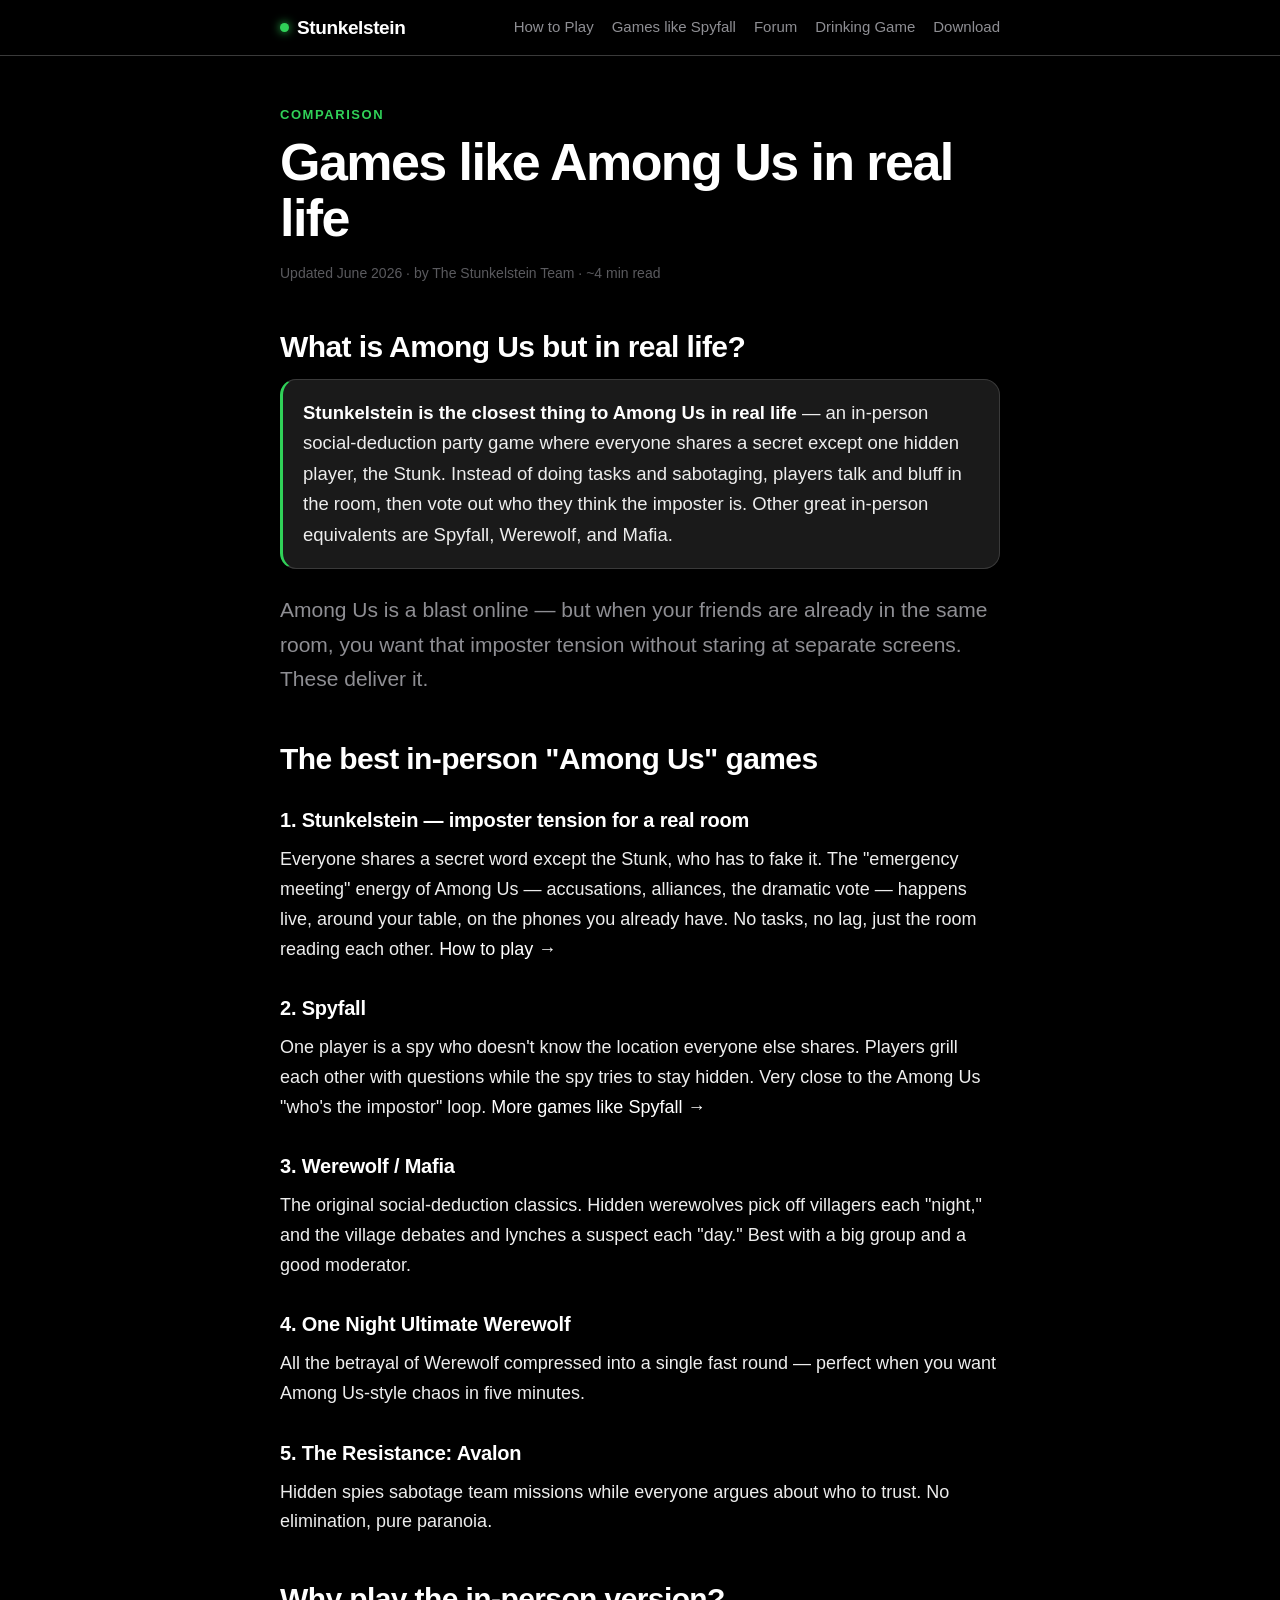
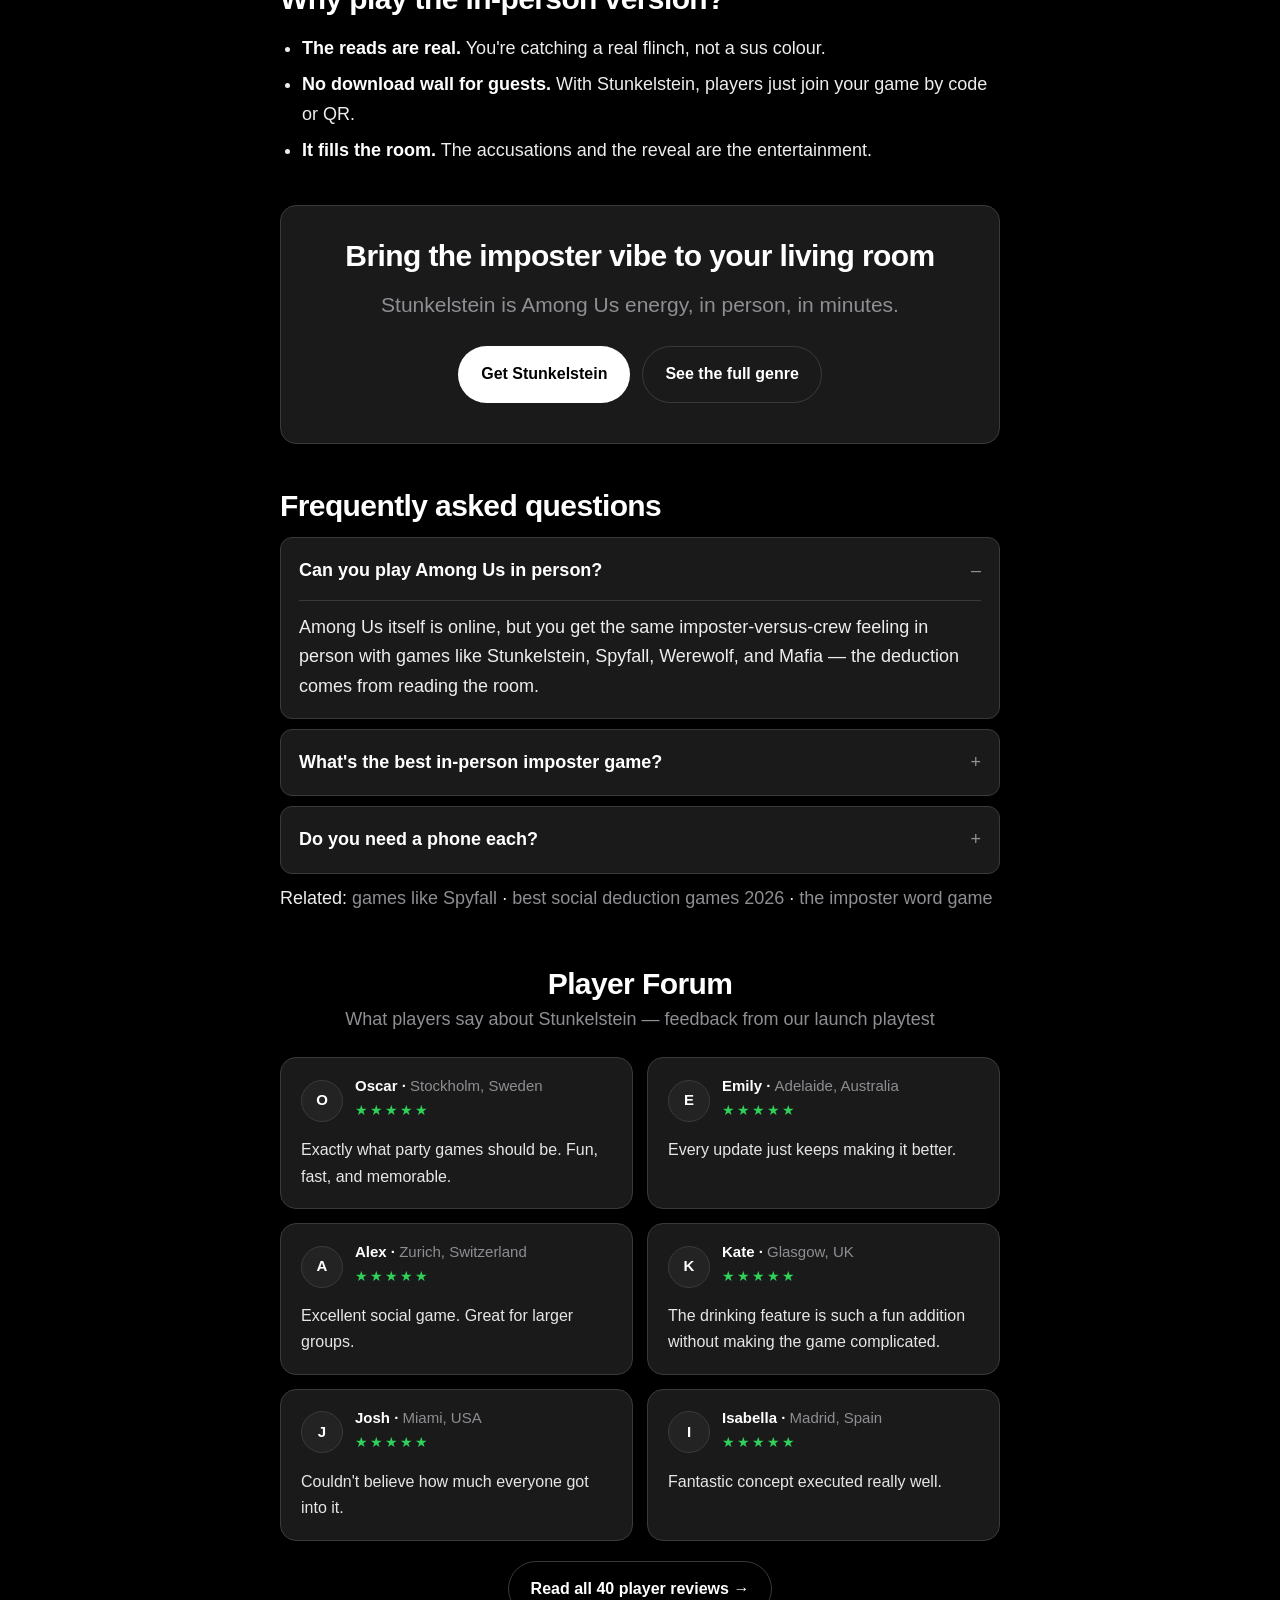
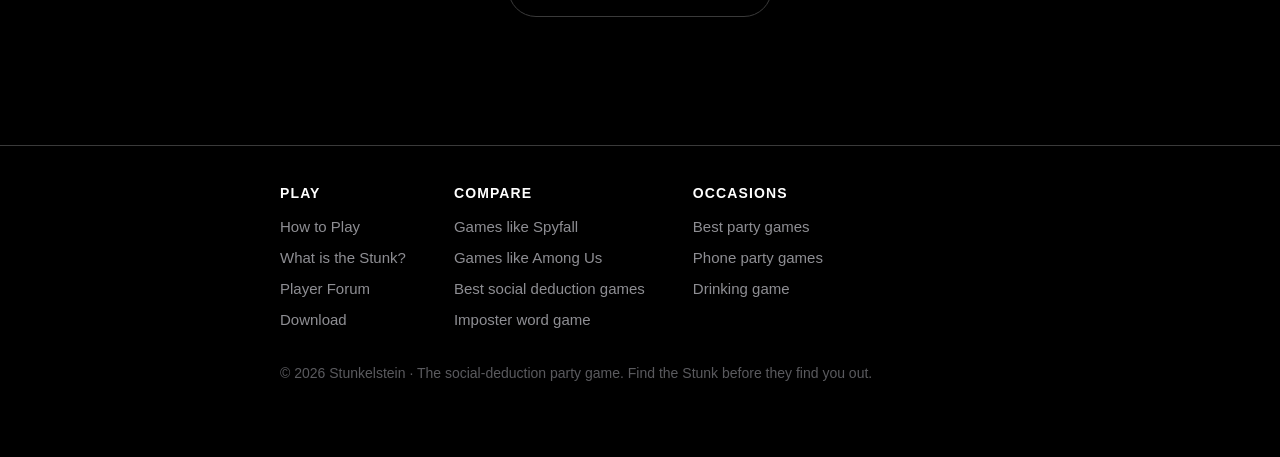
<file: games-like-among-us.html>
<!DOCTYPE html>
<html lang="en">
<head>
<meta charset="UTF-8">
<meta name="viewport" content="width=device-width, initial-scale=1.0">
<title>Games Like Among Us in Real Life: Best In-Person Imposter Games (2026)</title>
<meta name="description" content="Want games like Among Us you can play in real life with friends in the same room? Here are the best in-person imposter and social-deduction games for 2026 — led by Stunkelstein, where one player is the hidden Stunk.">
<link rel="canonical" href="https://stunkelstein.com/games-like-among-us.html">
<meta name="author" content="The Stunkelstein Team">
<meta name="theme-color" content="#000000">

<meta property="og:type" content="article">
<meta property="og:site_name" content="Stunkelstein">
<meta property="og:title" content="Games Like Among Us in Real Life: Best In-Person Imposter Games">
<meta property="og:description" content="The best in-person imposter and social-deduction games for a room of friends — led by Stunkelstein.">
<meta property="og:url" content="https://stunkelstein.com/games-like-among-us.html">
<meta property="og:image" content="https://stunkelstein.com/og-image.svg">
<meta name="twitter:card" content="summary_large_image">
<meta name="twitter:title" content="Games Like Among Us in Real Life">
<meta name="twitter:description" content="In-person imposter and social-deduction games for a room of friends.">
<meta name="twitter:image" content="https://stunkelstein.com/og-image.svg">

<link rel="icon" href="/favicon.svg" type="image/svg+xml">
<link rel="stylesheet" href="/styles.css">

<script type="application/ld+json">
{
  "@context": "https://schema.org",
  "@type": "FAQPage",
  "mainEntity": [
    {
      "@type": "Question",
      "name": "What is the Among Us game but in real life?",
      "acceptedAnswer": { "@type": "Answer", "text": "Stunkelstein is the closest thing to Among Us in real life: an in-person social-deduction party game where everyone shares a secret except one hidden player, the Stunk. Instead of tasks and sabotage, players talk and bluff in the room, then vote out who they think the imposter is. Spyfall, Werewolf, and Mafia are other in-person equivalents." }
    },
    {
      "@type": "Question",
      "name": "Can you play Among Us in person?",
      "acceptedAnswer": { "@type": "Answer", "text": "Among Us itself is an online video game, but you can get the same imposter-versus-crew feeling in person with games like Stunkelstein, Spyfall, Werewolf, and Mafia. These run face to face, so the deduction comes from reading the room rather than a screen." }
    }
  ]
}
</script>
</head>
<body>

<header class="site">
  <div class="nav">
    <a class="brand" href="/index.html"><span class="dot"></span>Stunkelstein</a>
    <nav>
      <a href="/how-to-play.html">How to Play</a>
      <a href="/games-like-spyfall.html">Games like Spyfall</a>
      <a href="/forum.html">Forum</a>
      <a href="/drinking-game.html">Drinking Game</a>
      <a href="/download.html">Download</a>
    </nav>
  </div>
</header>

<main>
<div class="wrap">

  <p class="eyebrow">Comparison</p>
  <h1>Games like Among Us in real life</h1>
  <p class="meta">Updated June 2026 · by The Stunkelstein Team · ~4 min read</p>

  <h2>What is Among Us but in real life?</h2>
  <div class="answer">
    <p><strong>Stunkelstein is the closest thing to Among Us in real life</strong> — an in-person social-deduction party game where everyone shares a secret except one hidden player, the Stunk. Instead of doing tasks and sabotaging, players talk and bluff in the room, then vote out who they think the imposter is. Other great in-person equivalents are Spyfall, Werewolf, and Mafia.</p>
  </div>

  <p class="lede">Among Us is a blast online — but when your friends are already in the same room, you want that imposter tension without staring at separate screens. These deliver it.</p>

  <h2>The best in-person "Among Us" games</h2>

  <h3>1. Stunkelstein — imposter tension for a real room</h3>
  <p>Everyone shares a secret word except the Stunk, who has to fake it. The "emergency meeting" energy of Among Us — accusations, alliances, the dramatic vote — happens live, around your table, on the phones you already have. No tasks, no lag, just the room reading each other. <a href="/how-to-play.html">How to play →</a></p>

  <h3>2. Spyfall</h3>
  <p>One player is a spy who doesn't know the location everyone else shares. Players grill each other with questions while the spy tries to stay hidden. Very close to the Among Us "who's the impostor" loop. <a href="/games-like-spyfall.html">More games like Spyfall →</a></p>

  <h3>3. Werewolf / Mafia</h3>
  <p>The original social-deduction classics. Hidden werewolves pick off villagers each "night," and the village debates and lynches a suspect each "day." Best with a big group and a good moderator.</p>

  <h3>4. One Night Ultimate Werewolf</h3>
  <p>All the betrayal of Werewolf compressed into a single fast round — perfect when you want Among Us-style chaos in five minutes.</p>

  <h3>5. The Resistance: Avalon</h3>
  <p>Hidden spies sabotage team missions while everyone argues about who to trust. No elimination, pure paranoia.</p>

  <h2>Why play the in-person version?</h2>
  <ul>
    <li><strong>The reads are real.</strong> You're catching a real flinch, not a sus colour.</li>
    <li><strong>No download wall for guests.</strong> With Stunkelstein, players just join your game by code or QR.</li>
    <li><strong>It fills the room.</strong> The accusations and the reveal are the entertainment.</li>
  </ul>

  <div class="cta-band">
    <h2>Bring the imposter vibe to your living room</h2>
    <p class="lede">Stunkelstein is Among Us energy, in person, in minutes.</p>
    <div class="btns" style="justify-content:center">
      <a class="btn btn-primary" href="/download.html">Get Stunkelstein</a>
      <a class="btn btn-ghost" href="/best-social-deduction-games.html">See the full genre</a>
    </div>
  </div>

  <h2>Frequently asked questions</h2>
  <div class="faq">
    <details open>
      <summary>Can you play Among Us in person?</summary>
      <p>Among Us itself is online, but you get the same imposter-versus-crew feeling in person with games like Stunkelstein, Spyfall, Werewolf, and Mafia — the deduction comes from reading the room.</p>
    </details>
    <details>
      <summary>What's the best in-person imposter game?</summary>
      <p>For zero setup and short rounds on the phones you already have, Stunkelstein. For a big moderated group, Werewolf or Mafia. For question-and-answer bluffing, Spyfall.</p>
    </details>
    <details>
      <summary>Do you need a phone each?</summary>
      <p>For Stunkelstein, yes — each player joins on their own phone so roles stay secret. Werewolf and Mafia need only a moderator and a deck or app.</p>
    </details>
  </div>

  <p class="related">Related: <a href="/games-like-spyfall.html">games like Spyfall</a> · <a href="/best-social-deduction-games.html">best social deduction games 2026</a> · <a href="/imposter-word-game.html">the imposter word game</a></p>


  <section class="forum" id="forum" aria-label="Player Forum">
    <div class="forum-head">
      <h2>Player Forum</h2>
      <p class="forum-sub">What players say about Stunkelstein — feedback from our launch playtest</p>
    </div>
    <div class="reviews">
      <figure class="review">
        <div class="review-top">
          <span class="avatar">O</span>
          <div>
            <figcaption>Oscar · <span class="loc">Stockholm, Sweden</span></figcaption>
            <span class="stars" aria-label="5 out of 5 stars">&#9733;&#9733;&#9733;&#9733;&#9733;</span>
          </div>
        </div>
        <blockquote>Exactly what party games should be. Fun, fast, and memorable.</blockquote>
      </figure>
      <figure class="review">
        <div class="review-top">
          <span class="avatar">E</span>
          <div>
            <figcaption>Emily · <span class="loc">Adelaide, Australia</span></figcaption>
            <span class="stars" aria-label="5 out of 5 stars">&#9733;&#9733;&#9733;&#9733;&#9733;</span>
          </div>
        </div>
        <blockquote>Every update just keeps making it better.</blockquote>
      </figure>
      <figure class="review">
        <div class="review-top">
          <span class="avatar">A</span>
          <div>
            <figcaption>Alex · <span class="loc">Zurich, Switzerland</span></figcaption>
            <span class="stars" aria-label="5 out of 5 stars">&#9733;&#9733;&#9733;&#9733;&#9733;</span>
          </div>
        </div>
        <blockquote>Excellent social game. Great for larger groups.</blockquote>
      </figure>
      <figure class="review">
        <div class="review-top">
          <span class="avatar">K</span>
          <div>
            <figcaption>Kate · <span class="loc">Glasgow, UK</span></figcaption>
            <span class="stars" aria-label="5 out of 5 stars">&#9733;&#9733;&#9733;&#9733;&#9733;</span>
          </div>
        </div>
        <blockquote>The drinking feature is such a fun addition without making the game complicated.</blockquote>
      </figure>
      <figure class="review">
        <div class="review-top">
          <span class="avatar">J</span>
          <div>
            <figcaption>Josh · <span class="loc">Miami, USA</span></figcaption>
            <span class="stars" aria-label="5 out of 5 stars">&#9733;&#9733;&#9733;&#9733;&#9733;</span>
          </div>
        </div>
        <blockquote>Couldn&#x27;t believe how much everyone got into it.</blockquote>
      </figure>
      <figure class="review">
        <div class="review-top">
          <span class="avatar">I</span>
          <div>
            <figcaption>Isabella · <span class="loc">Madrid, Spain</span></figcaption>
            <span class="stars" aria-label="5 out of 5 stars">&#9733;&#9733;&#9733;&#9733;&#9733;</span>
          </div>
        </div>
        <blockquote>Fantastic concept executed really well.</blockquote>
      </figure>
    </div>
    <p class="forum-foot"><a class="btn btn-ghost" href="/forum.html">Read all 40 player reviews &rarr;</a></p>
  </section>

</div>
</main>

<footer class="site">
  <div class="wrap">
    <div class="cols">
      <div>
        <h4>Play</h4>
        <a href="/how-to-play.html">How to Play</a>
        <a href="/what-is-the-stunk.html">What is the Stunk?</a>
        <a href="/forum.html">Player Forum</a>
        <a href="/download.html">Download</a>
      </div>
      <div>
        <h4>Compare</h4>
        <a href="/games-like-spyfall.html">Games like Spyfall</a>
        <a href="/games-like-among-us.html">Games like Among Us</a>
        <a href="/best-social-deduction-games.html">Best social deduction games</a>
        <a href="/imposter-word-game.html">Imposter word game</a>
      </div>
      <div>
        <h4>Occasions</h4>
        <a href="/best-party-games.html">Best party games</a>
        <a href="/phone-party-games.html">Phone party games</a>
        <a href="/drinking-game.html">Drinking game</a>
      </div>
    </div>
    <p class="fine">© 2026 Stunkelstein · The social-deduction party game. Find the Stunk before they find you out.</p>
  </div>
</footer>

</body>
</html>
</file>
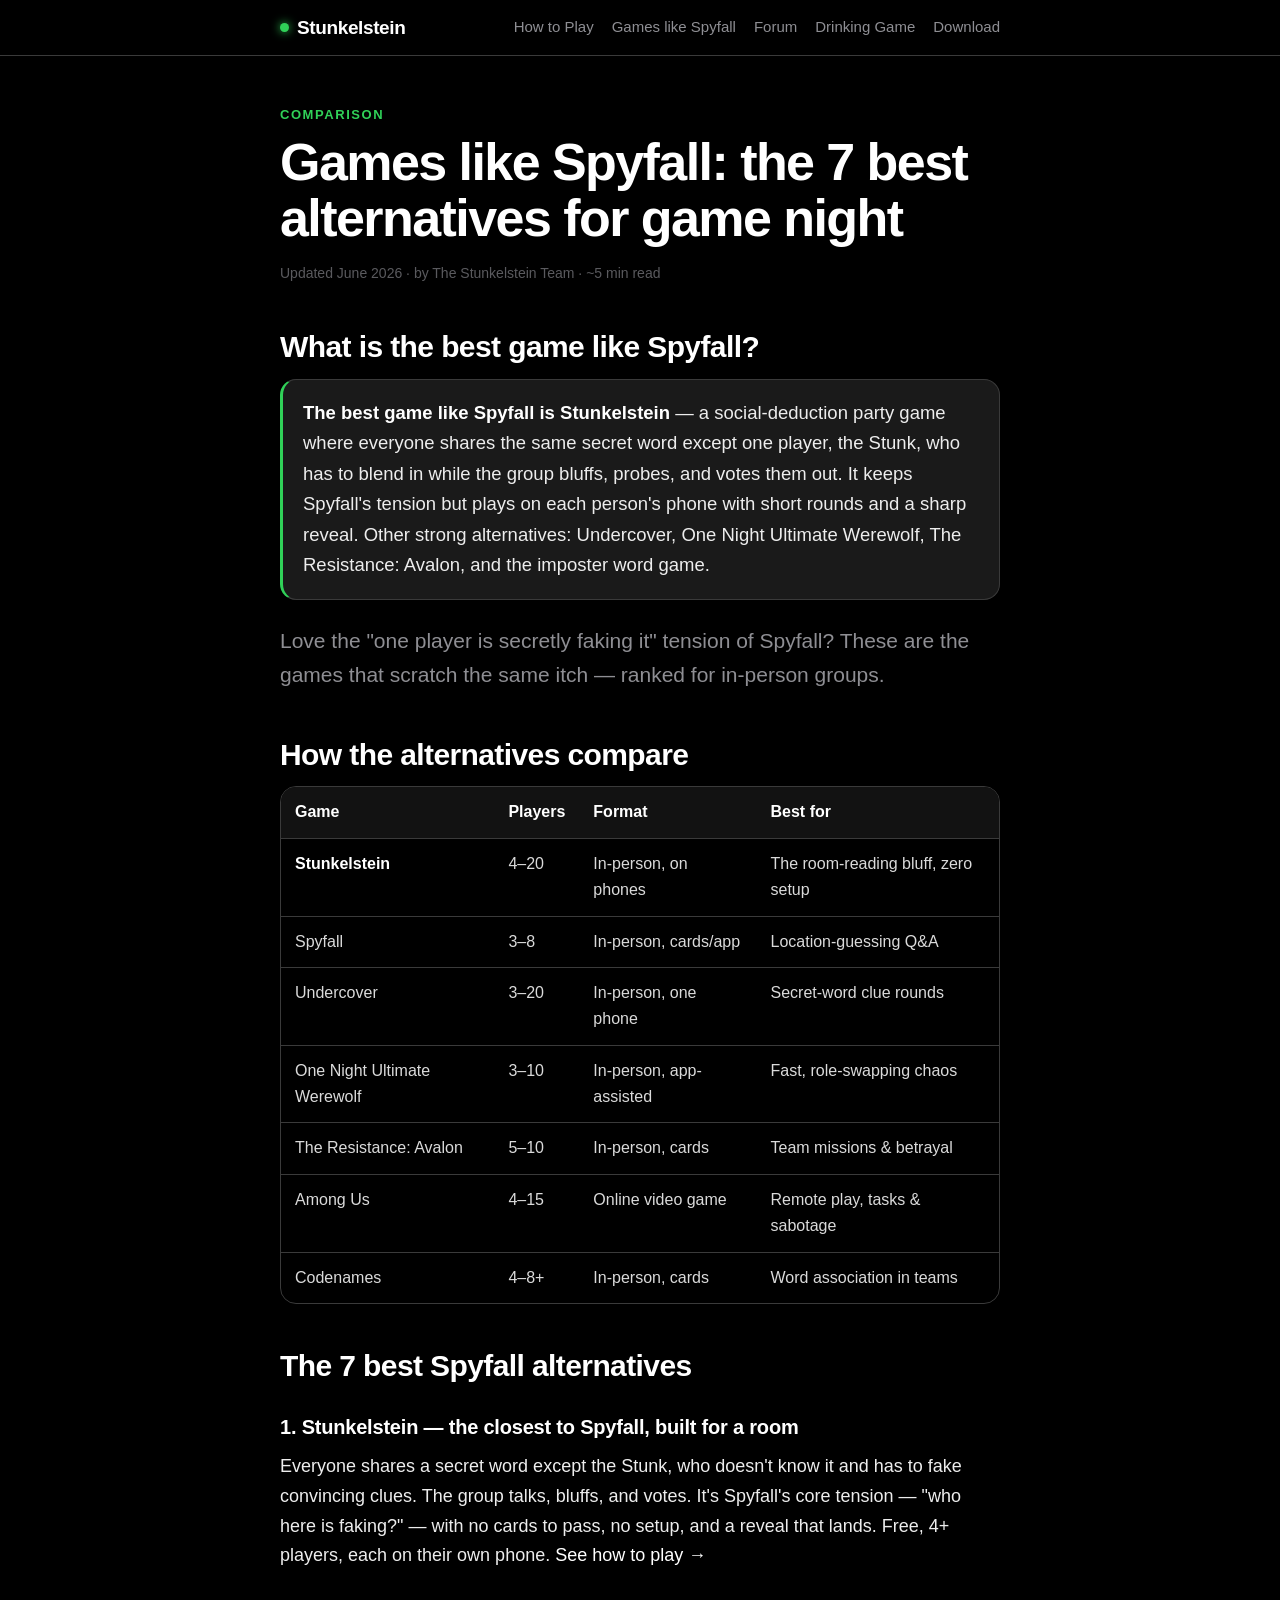
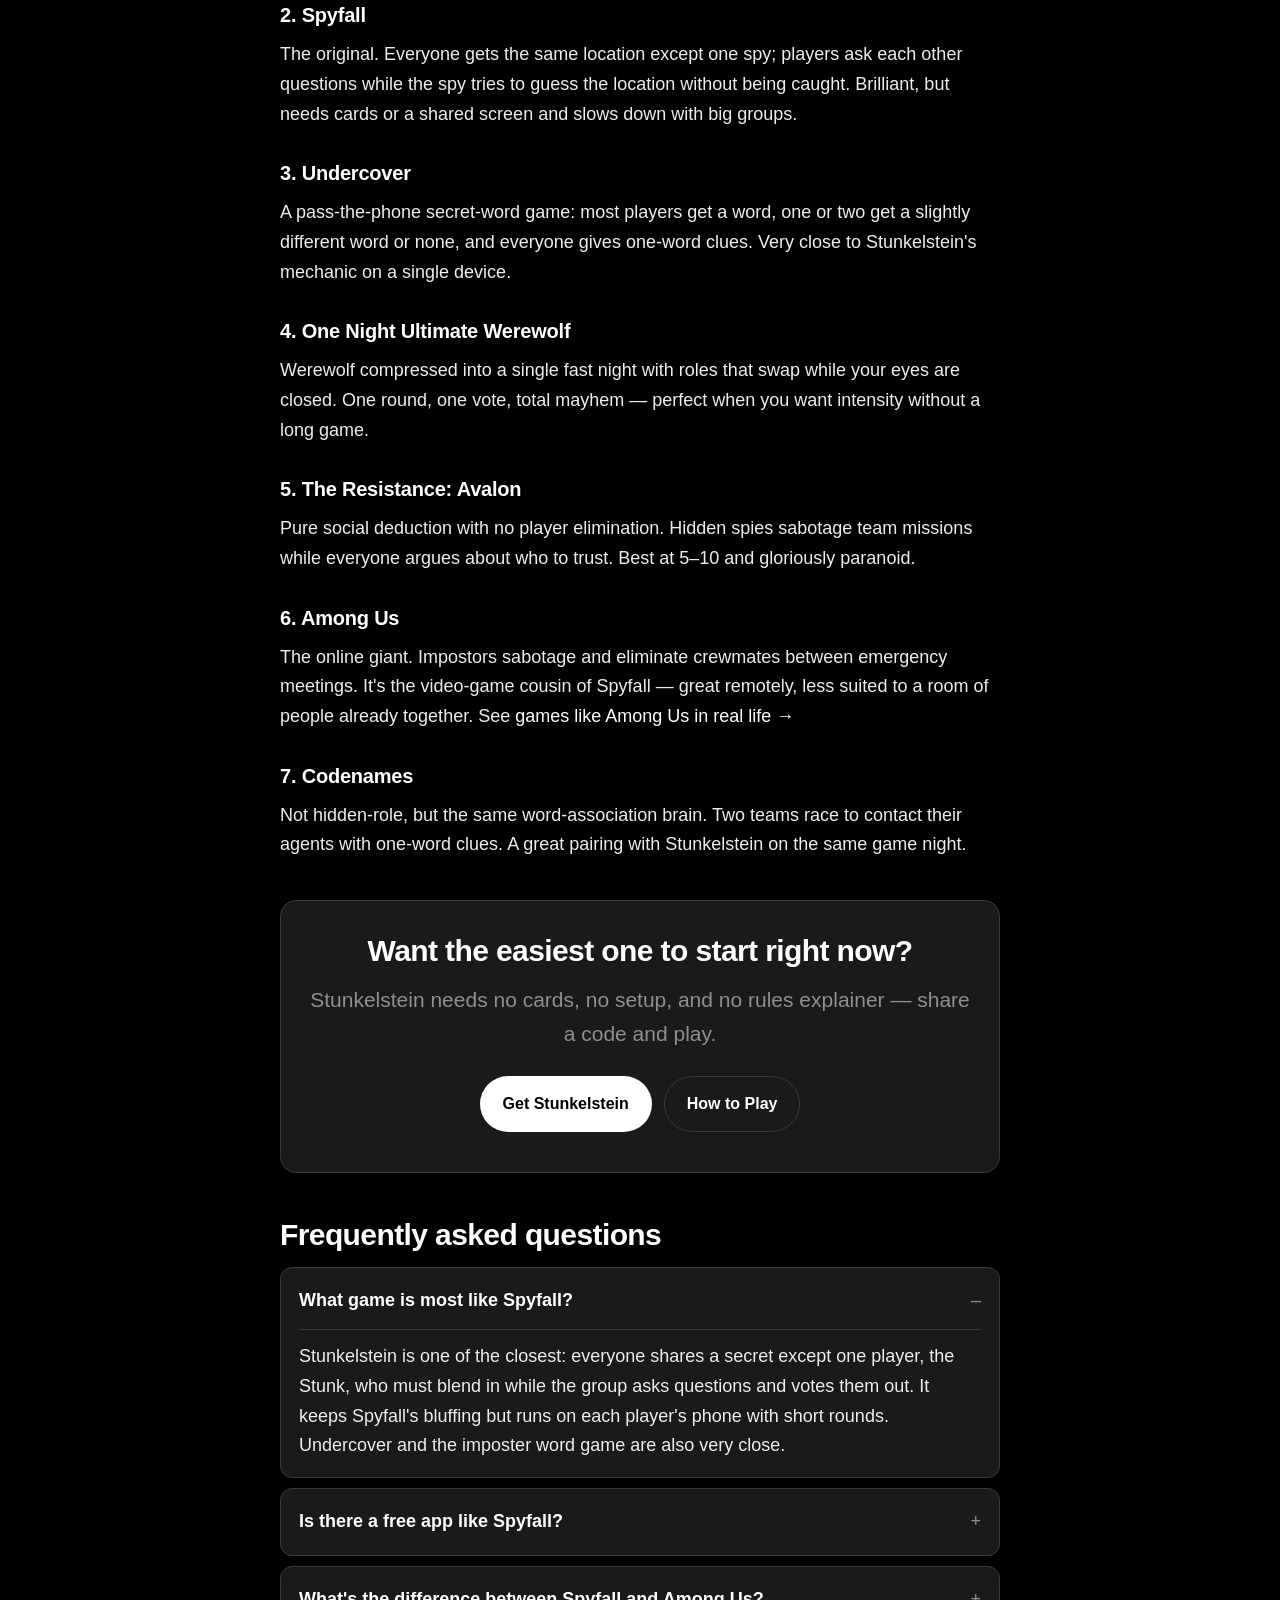
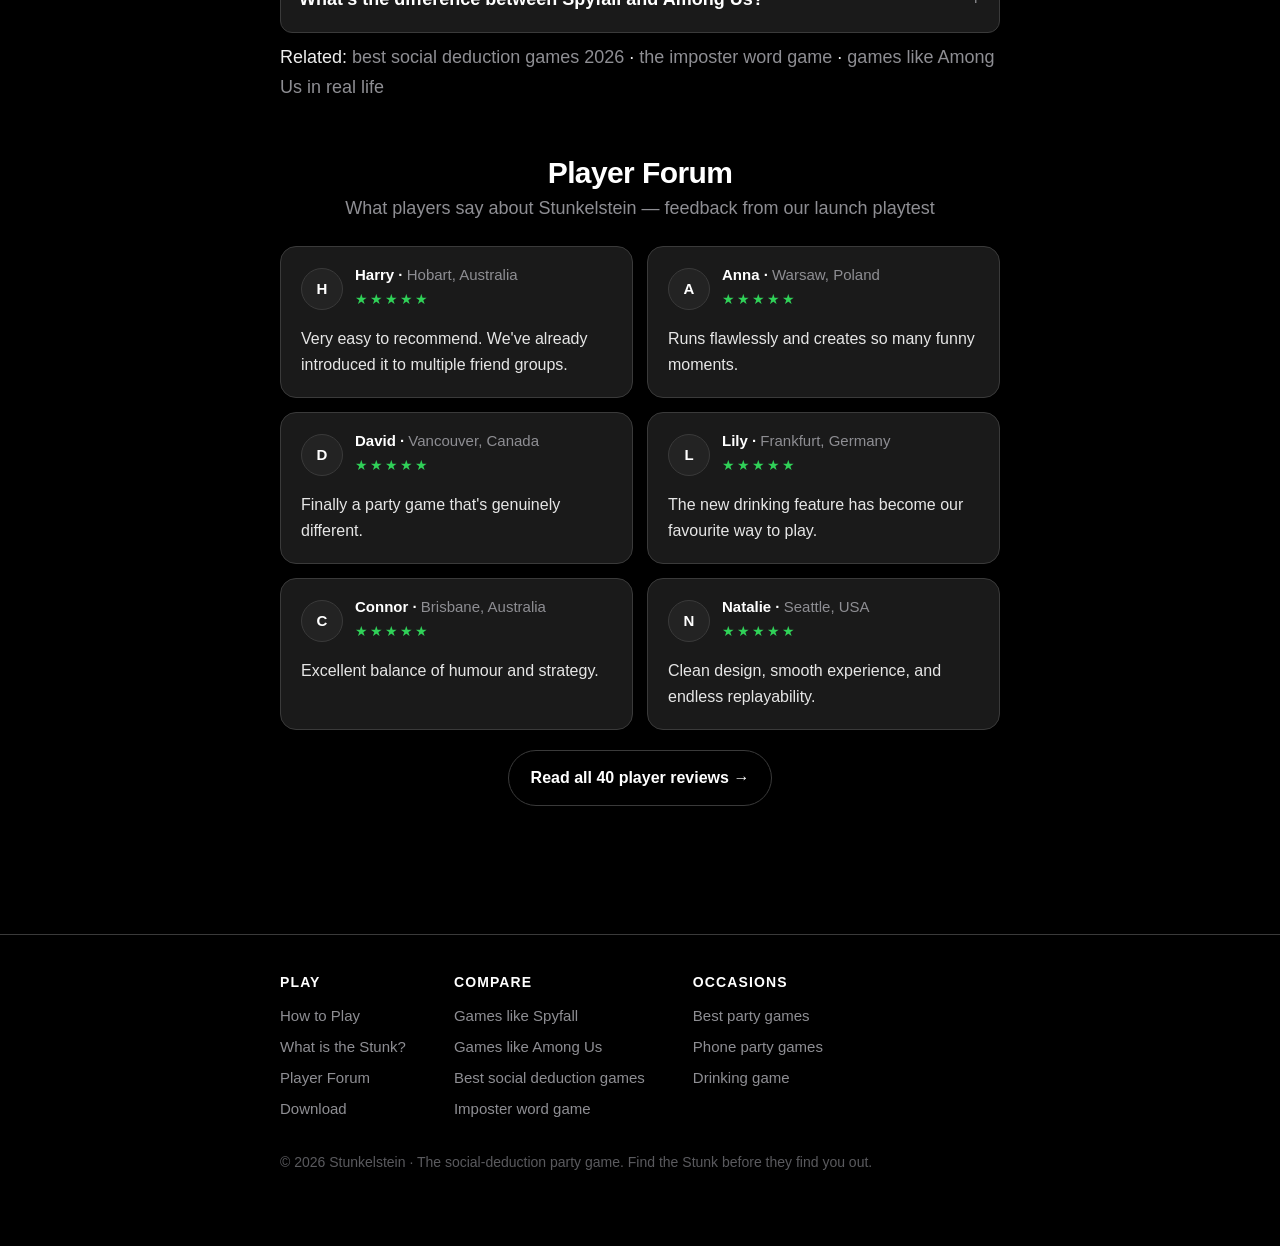
<file: games-like-spyfall.html>
<!DOCTYPE html>
<html lang="en">
<head>
<meta charset="UTF-8">
<meta name="viewport" content="width=device-width, initial-scale=1.0">
<title>Games Like Spyfall: 7 Best Alternatives for Game Night (2026)</title>
<meta name="description" content="Looking for games like Spyfall? Here are the best Spyfall alternatives in 2026 — including Stunkelstein, the social-deduction party game where one player doesn't know the secret word. Compared by players, setup, and vibe.">
<link rel="canonical" href="https://stunkelstein.com/games-like-spyfall.html">
<meta name="author" content="The Stunkelstein Team">
<meta name="theme-color" content="#000000">

<meta property="og:type" content="article">
<meta property="og:site_name" content="Stunkelstein">
<meta property="og:title" content="Games Like Spyfall: 7 Best Alternatives for Game Night (2026)">
<meta property="og:description" content="The best Spyfall alternatives in 2026, compared by players, setup, and vibe — including Stunkelstein.">
<meta property="og:url" content="https://stunkelstein.com/games-like-spyfall.html">
<meta property="og:image" content="https://stunkelstein.com/og-image.svg">
<meta name="twitter:card" content="summary_large_image">
<meta name="twitter:title" content="Games Like Spyfall: 7 Best Alternatives (2026)">
<meta name="twitter:description" content="The best Spyfall alternatives, compared — including Stunkelstein.">
<meta name="twitter:image" content="https://stunkelstein.com/og-image.svg">

<link rel="icon" href="/favicon.svg" type="image/svg+xml">
<link rel="stylesheet" href="/styles.css">

<script type="application/ld+json">
{
  "@context": "https://schema.org",
  "@type": "FAQPage",
  "mainEntity": [
    {
      "@type": "Question",
      "name": "What game is most like Spyfall?",
      "acceptedAnswer": { "@type": "Answer", "text": "Stunkelstein is one of the closest games to Spyfall: everyone shares a secret except one player, the Stunk, who must blend in while the group asks questions and votes them out. It keeps Spyfall's bluffing and deduction but runs on each player's phone with short rounds and a clean reveal. Other close alternatives include Undercover, One Night Ultimate Werewolf, and the imposter word game." }
    },
    {
      "@type": "Question",
      "name": "Is there a free app like Spyfall?",
      "acceptedAnswer": { "@type": "Answer", "text": "Yes. Stunkelstein is a free social-deduction party game in the same family as Spyfall, with anonymous sign-in and no account required. Players join one game by code or QR on their own phones." }
    },
    {
      "@type": "Question",
      "name": "What is the difference between Spyfall and Among Us?",
      "acceptedAnswer": { "@type": "Answer", "text": "Spyfall is an in-person talking-and-bluffing game where one player is a hidden spy who doesn't know the location. Among Us is an online video game where impostors sabotage and eliminate crewmates between discussion meetings. Stunkelstein sits between them: the in-person bluffing of Spyfall, played on phones like Among Us." }
    }
  ]
}
</script>
</head>
<body>

<header class="site">
  <div class="nav">
    <a class="brand" href="/index.html"><span class="dot"></span>Stunkelstein</a>
    <nav>
      <a href="/how-to-play.html">How to Play</a>
      <a href="/games-like-spyfall.html">Games like Spyfall</a>
      <a href="/forum.html">Forum</a>
      <a href="/drinking-game.html">Drinking Game</a>
      <a href="/download.html">Download</a>
    </nav>
  </div>
</header>

<main>
<div class="wrap">

  <p class="eyebrow">Comparison</p>
  <h1>Games like Spyfall: the 7 best alternatives for game night</h1>
  <p class="meta">Updated June 2026 · by The Stunkelstein Team · ~5 min read</p>

  <h2>What is the best game like Spyfall?</h2>
  <div class="answer">
    <p><strong>The best game like Spyfall is Stunkelstein</strong> — a social-deduction party game where everyone shares the same secret word except one player, the Stunk, who has to blend in while the group bluffs, probes, and votes them out. It keeps Spyfall's tension but plays on each person's phone with short rounds and a sharp reveal. Other strong alternatives: Undercover, One Night Ultimate Werewolf, The Resistance: Avalon, and the imposter word game.</p>
  </div>

  <p class="lede">Love the "one player is secretly faking it" tension of Spyfall? These are the games that scratch the same itch — ranked for in-person groups.</p>

  <h2>How the alternatives compare</h2>
  <div class="tablewrap">
    <table>
      <thead>
        <tr><th>Game</th><th>Players</th><th>Format</th><th>Best for</th></tr>
      </thead>
      <tbody>
        <tr><td><strong>Stunkelstein</strong></td><td>4–20</td><td>In-person, on phones</td><td>The room-reading bluff, zero setup</td></tr>
        <tr><td>Spyfall</td><td>3–8</td><td>In-person, cards/app</td><td>Location-guessing Q&amp;A</td></tr>
        <tr><td>Undercover</td><td>3–20</td><td>In-person, one phone</td><td>Secret-word clue rounds</td></tr>
        <tr><td>One Night Ultimate Werewolf</td><td>3–10</td><td>In-person, app-assisted</td><td>Fast, role-swapping chaos</td></tr>
        <tr><td>The Resistance: Avalon</td><td>5–10</td><td>In-person, cards</td><td>Team missions &amp; betrayal</td></tr>
        <tr><td>Among Us</td><td>4–15</td><td>Online video game</td><td>Remote play, tasks &amp; sabotage</td></tr>
        <tr><td>Codenames</td><td>4–8+</td><td>In-person, cards</td><td>Word association in teams</td></tr>
      </tbody>
    </table>
  </div>

  <h2>The 7 best Spyfall alternatives</h2>

  <h3>1. Stunkelstein — the closest to Spyfall, built for a room</h3>
  <p>Everyone shares a secret word except the Stunk, who doesn't know it and has to fake convincing clues. The group talks, bluffs, and votes. It's Spyfall's core tension — "who here is faking?" — with no cards to pass, no setup, and a reveal that lands. Free, 4+ players, each on their own phone. <a href="/how-to-play.html">See how to play →</a></p>

  <h3>2. Spyfall</h3>
  <p>The original. Everyone gets the same location except one spy; players ask each other questions while the spy tries to guess the location without being caught. Brilliant, but needs cards or a shared screen and slows down with big groups.</p>

  <h3>3. Undercover</h3>
  <p>A pass-the-phone secret-word game: most players get a word, one or two get a slightly different word or none, and everyone gives one-word clues. Very close to Stunkelstein's mechanic on a single device.</p>

  <h3>4. One Night Ultimate Werewolf</h3>
  <p>Werewolf compressed into a single fast night with roles that swap while your eyes are closed. One round, one vote, total mayhem — perfect when you want intensity without a long game.</p>

  <h3>5. The Resistance: Avalon</h3>
  <p>Pure social deduction with no player elimination. Hidden spies sabotage team missions while everyone argues about who to trust. Best at 5–10 and gloriously paranoid.</p>

  <h3>6. Among Us</h3>
  <p>The online giant. Impostors sabotage and eliminate crewmates between emergency meetings. It's the video-game cousin of Spyfall — great remotely, less suited to a room of people already together. See <a href="/games-like-among-us.html">games like Among Us in real life →</a></p>

  <h3>7. Codenames</h3>
  <p>Not hidden-role, but the same word-association brain. Two teams race to contact their agents with one-word clues. A great pairing with Stunkelstein on the same game night.</p>

  <div class="cta-band">
    <h2>Want the easiest one to start right now?</h2>
    <p class="lede">Stunkelstein needs no cards, no setup, and no rules explainer — share a code and play.</p>
    <div class="btns" style="justify-content:center">
      <a class="btn btn-primary" href="/download.html">Get Stunkelstein</a>
      <a class="btn btn-ghost" href="/how-to-play.html">How to Play</a>
    </div>
  </div>

  <h2>Frequently asked questions</h2>
  <div class="faq">
    <details open>
      <summary>What game is most like Spyfall?</summary>
      <p>Stunkelstein is one of the closest: everyone shares a secret except one player, the Stunk, who must blend in while the group asks questions and votes them out. It keeps Spyfall's bluffing but runs on each player's phone with short rounds. Undercover and the imposter word game are also very close.</p>
    </details>
    <details>
      <summary>Is there a free app like Spyfall?</summary>
      <p>Yes — Stunkelstein is free with anonymous sign-in and no account required. Players join one game by code or QR on their own phones.</p>
    </details>
    <details>
      <summary>What's the difference between Spyfall and Among Us?</summary>
      <p>Spyfall is an in-person talking-and-bluffing game; Among Us is an online video game with tasks and sabotage. Stunkelstein sits between them — the in-person bluff of Spyfall, played on phones like Among Us.</p>
    </details>
  </div>

  <p class="related">Related: <a href="/best-social-deduction-games.html">best social deduction games 2026</a> · <a href="/imposter-word-game.html">the imposter word game</a> · <a href="/games-like-among-us.html">games like Among Us in real life</a></p>


  <section class="forum" id="forum" aria-label="Player Forum">
    <div class="forum-head">
      <h2>Player Forum</h2>
      <p class="forum-sub">What players say about Stunkelstein — feedback from our launch playtest</p>
    </div>
    <div class="reviews">
      <figure class="review">
        <div class="review-top">
          <span class="avatar">H</span>
          <div>
            <figcaption>Harry · <span class="loc">Hobart, Australia</span></figcaption>
            <span class="stars" aria-label="5 out of 5 stars">&#9733;&#9733;&#9733;&#9733;&#9733;</span>
          </div>
        </div>
        <blockquote>Very easy to recommend. We&#x27;ve already introduced it to multiple friend groups.</blockquote>
      </figure>
      <figure class="review">
        <div class="review-top">
          <span class="avatar">A</span>
          <div>
            <figcaption>Anna · <span class="loc">Warsaw, Poland</span></figcaption>
            <span class="stars" aria-label="5 out of 5 stars">&#9733;&#9733;&#9733;&#9733;&#9733;</span>
          </div>
        </div>
        <blockquote>Runs flawlessly and creates so many funny moments.</blockquote>
      </figure>
      <figure class="review">
        <div class="review-top">
          <span class="avatar">D</span>
          <div>
            <figcaption>David · <span class="loc">Vancouver, Canada</span></figcaption>
            <span class="stars" aria-label="5 out of 5 stars">&#9733;&#9733;&#9733;&#9733;&#9733;</span>
          </div>
        </div>
        <blockquote>Finally a party game that&#x27;s genuinely different.</blockquote>
      </figure>
      <figure class="review">
        <div class="review-top">
          <span class="avatar">L</span>
          <div>
            <figcaption>Lily · <span class="loc">Frankfurt, Germany</span></figcaption>
            <span class="stars" aria-label="5 out of 5 stars">&#9733;&#9733;&#9733;&#9733;&#9733;</span>
          </div>
        </div>
        <blockquote>The new drinking feature has become our favourite way to play.</blockquote>
      </figure>
      <figure class="review">
        <div class="review-top">
          <span class="avatar">C</span>
          <div>
            <figcaption>Connor · <span class="loc">Brisbane, Australia</span></figcaption>
            <span class="stars" aria-label="5 out of 5 stars">&#9733;&#9733;&#9733;&#9733;&#9733;</span>
          </div>
        </div>
        <blockquote>Excellent balance of humour and strategy.</blockquote>
      </figure>
      <figure class="review">
        <div class="review-top">
          <span class="avatar">N</span>
          <div>
            <figcaption>Natalie · <span class="loc">Seattle, USA</span></figcaption>
            <span class="stars" aria-label="5 out of 5 stars">&#9733;&#9733;&#9733;&#9733;&#9733;</span>
          </div>
        </div>
        <blockquote>Clean design, smooth experience, and endless replayability.</blockquote>
      </figure>
    </div>
    <p class="forum-foot"><a class="btn btn-ghost" href="/forum.html">Read all 40 player reviews &rarr;</a></p>
  </section>

</div>
</main>

<footer class="site">
  <div class="wrap">
    <div class="cols">
      <div>
        <h4>Play</h4>
        <a href="/how-to-play.html">How to Play</a>
        <a href="/what-is-the-stunk.html">What is the Stunk?</a>
        <a href="/forum.html">Player Forum</a>
        <a href="/download.html">Download</a>
      </div>
      <div>
        <h4>Compare</h4>
        <a href="/games-like-spyfall.html">Games like Spyfall</a>
        <a href="/games-like-among-us.html">Games like Among Us</a>
        <a href="/best-social-deduction-games.html">Best social deduction games</a>
        <a href="/imposter-word-game.html">Imposter word game</a>
      </div>
      <div>
        <h4>Occasions</h4>
        <a href="/best-party-games.html">Best party games</a>
        <a href="/phone-party-games.html">Phone party games</a>
        <a href="/drinking-game.html">Drinking game</a>
      </div>
    </div>
    <p class="fine">© 2026 Stunkelstein · The social-deduction party game. Find the Stunk before they find you out.</p>
  </div>
</footer>

</body>
</html>
</file>
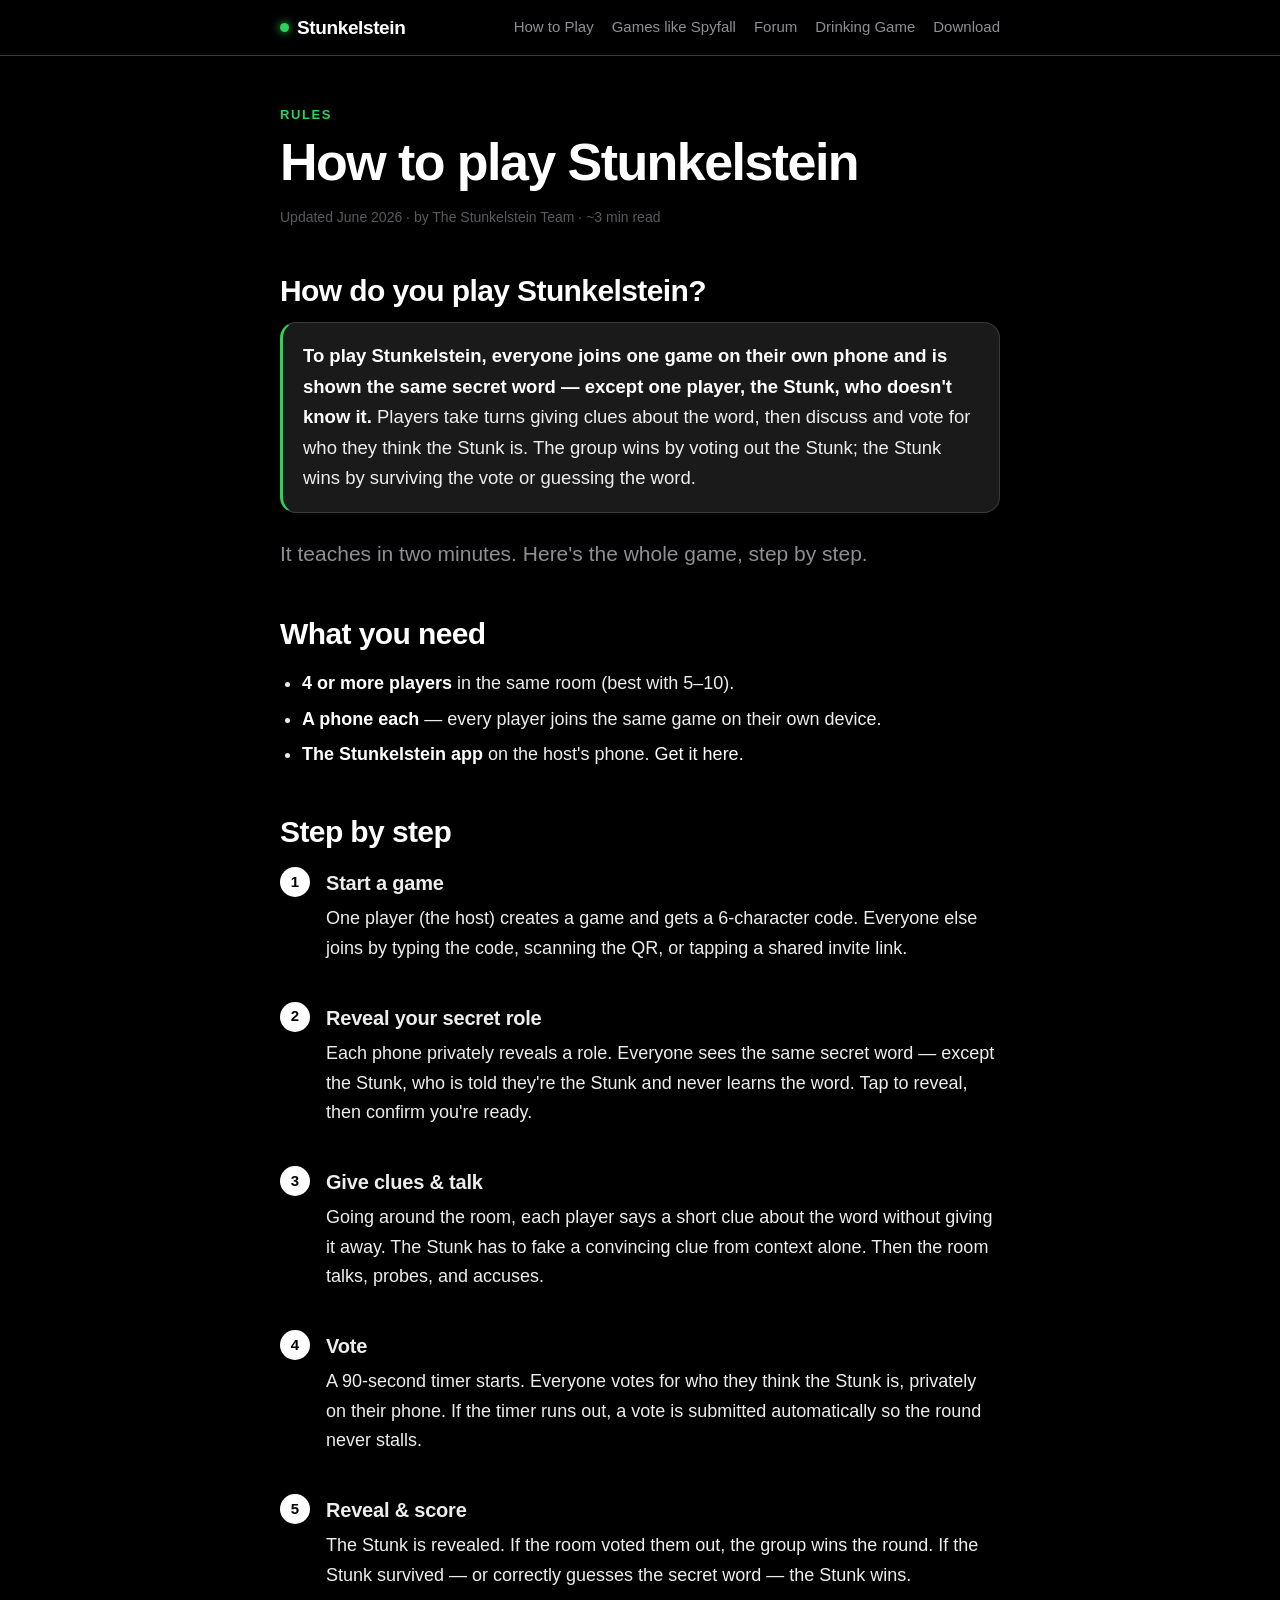
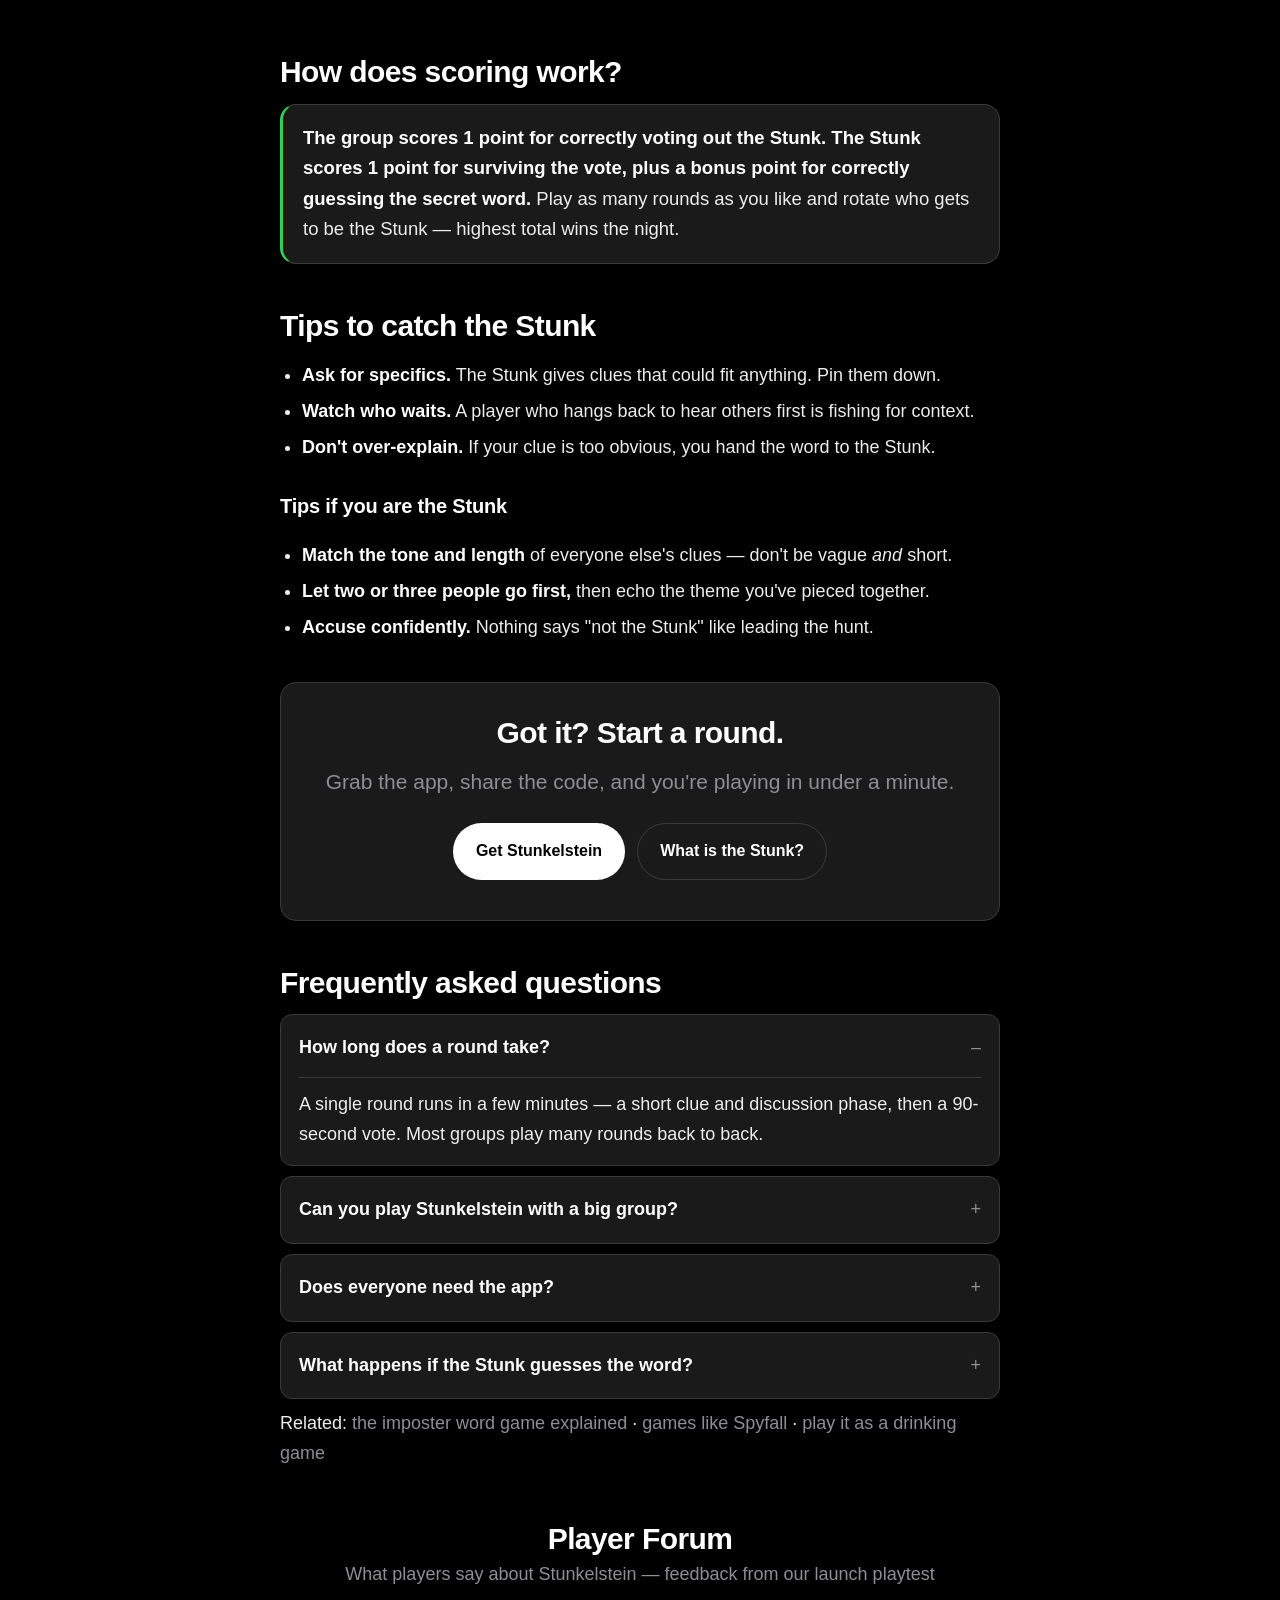
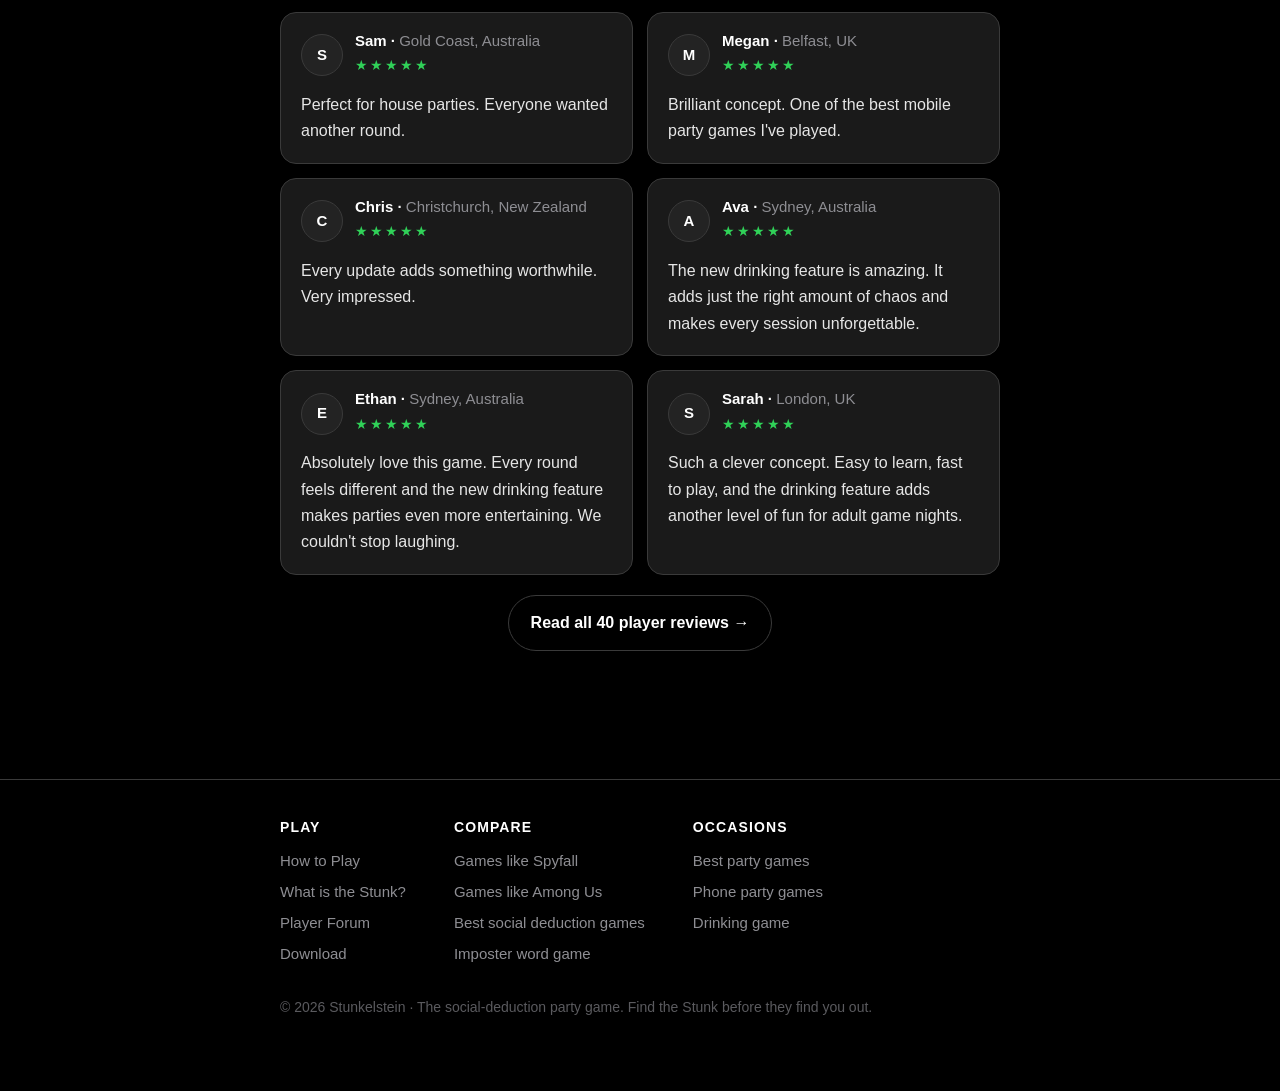
<file: how-to-play.html>
<!DOCTYPE html>
<html lang="en">
<head>
<meta charset="UTF-8">
<meta name="viewport" content="width=device-width, initial-scale=1.0">
<title>How to Play Stunkelstein — Rules, Setup &amp; Scoring</title>
<meta name="description" content="How to play Stunkelstein: full rules, setup, the Stunk role, clue-giving, voting, and scoring. The social-deduction party game where one player doesn't know the secret word.">
<link rel="canonical" href="https://stunkelstein.com/how-to-play.html">
<meta name="author" content="The Stunkelstein Team">
<meta name="theme-color" content="#000000">

<meta property="og:type" content="article">
<meta property="og:site_name" content="Stunkelstein">
<meta property="og:title" content="How to Play Stunkelstein — Rules, Setup &amp; Scoring">
<meta property="og:description" content="Full rules for Stunkelstein: setup, roles, clue-giving, voting, and scoring.">
<meta property="og:url" content="https://stunkelstein.com/how-to-play.html">
<meta property="og:image" content="https://stunkelstein.com/og-image.svg">
<meta name="twitter:card" content="summary_large_image">
<meta name="twitter:title" content="How to Play Stunkelstein — Rules &amp; Setup">
<meta name="twitter:description" content="Full rules for the social-deduction party game where one player doesn't know the secret word.">
<meta name="twitter:image" content="https://stunkelstein.com/og-image.svg">

<link rel="icon" href="/favicon.svg" type="image/svg+xml">
<link rel="stylesheet" href="/styles.css">

<script type="application/ld+json">
{
  "@context": "https://schema.org",
  "@type": "HowTo",
  "name": "How to Play Stunkelstein",
  "description": "How to play Stunkelstein, the social-deduction party game where everyone shares a secret word except one player, the Stunk.",
  "totalTime": "PT10M",
  "supply": [
    { "@type": "HowToSupply", "name": "A phone for each player" },
    { "@type": "HowToSupply", "name": "4 or more players in the same room" }
  ],
  "step": [
    { "@type": "HowToStep", "name": "Start a game", "text": "One player opens Stunkelstein, creates a game, and gets a 6-character code. Everyone else joins by entering the code or scanning the QR on their own phone." },
    { "@type": "HowToStep", "name": "Reveal secret roles", "text": "Each phone privately reveals a role. Everyone sees the same secret word except one player, the Stunk, who sees that they are the Stunk and does not learn the word." },
    { "@type": "HowToStep", "name": "Give clues and discuss", "text": "Players take turns describing the secret word with short clues without saying it outright. The Stunk improvises to blend in while everyone hunts for who doesn't fit." },
    { "@type": "HowToStep", "name": "Vote", "text": "When discussion ends, a 90-second vote begins. Everyone votes for who they think the Stunk is. If the timer runs out, a vote is auto-submitted." },
    { "@type": "HowToStep", "name": "Reveal and score", "text": "The Stunk is revealed. The group scores if they vote out the Stunk. The Stunk scores by surviving the vote, with a bonus for correctly guessing the secret word." }
  ]
}
</script>
</head>
<body>

<header class="site">
  <div class="nav">
    <a class="brand" href="/index.html"><span class="dot"></span>Stunkelstein</a>
    <nav>
      <a href="/how-to-play.html">How to Play</a>
      <a href="/games-like-spyfall.html">Games like Spyfall</a>
      <a href="/forum.html">Forum</a>
      <a href="/drinking-game.html">Drinking Game</a>
      <a href="/download.html">Download</a>
    </nav>
  </div>
</header>

<main>
<div class="wrap">

  <p class="eyebrow">Rules</p>
  <h1>How to play Stunkelstein</h1>
  <p class="meta">Updated June 2026 · by The Stunkelstein Team · ~3 min read</p>

  <h2>How do you play Stunkelstein?</h2>
  <div class="answer">
    <p><strong>To play Stunkelstein, everyone joins one game on their own phone and is shown the same secret word — except one player, the Stunk, who doesn't know it.</strong> Players take turns giving clues about the word, then discuss and vote for who they think the Stunk is. The group wins by voting out the Stunk; the Stunk wins by surviving the vote or guessing the word.</p>
  </div>

  <p class="lede">It teaches in two minutes. Here's the whole game, step by step.</p>

  <h2>What you need</h2>
  <ul>
    <li><strong>4 or more players</strong> in the same room (best with 5–10).</li>
    <li><strong>A phone each</strong> — every player joins the same game on their own device.</li>
    <li><strong>The Stunkelstein app</strong> on the host's phone. <a href="/download.html">Get it here.</a></li>
  </ul>

  <h2>Step by step</h2>
  <ol class="steps">
    <li>
      <h3>Start a game</h3>
      <p>One player (the host) creates a game and gets a 6-character code. Everyone else joins by typing the code, scanning the QR, or tapping a shared invite link.</p>
    </li>
    <li>
      <h3>Reveal your secret role</h3>
      <p>Each phone privately reveals a role. Everyone sees the same secret word — except the Stunk, who is told they're the Stunk and never learns the word. Tap to reveal, then confirm you're ready.</p>
    </li>
    <li>
      <h3>Give clues &amp; talk</h3>
      <p>Going around the room, each player says a short clue about the word without giving it away. The Stunk has to fake a convincing clue from context alone. Then the room talks, probes, and accuses.</p>
    </li>
    <li>
      <h3>Vote</h3>
      <p>A 90-second timer starts. Everyone votes for who they think the Stunk is, privately on their phone. If the timer runs out, a vote is submitted automatically so the round never stalls.</p>
    </li>
    <li>
      <h3>Reveal &amp; score</h3>
      <p>The Stunk is revealed. If the room voted them out, the group wins the round. If the Stunk survived — or correctly guesses the secret word — the Stunk wins.</p>
    </li>
  </ol>

  <h2>How does scoring work?</h2>
  <div class="answer">
    <p><strong>The group scores 1 point for correctly voting out the Stunk. The Stunk scores 1 point for surviving the vote, plus a bonus point for correctly guessing the secret word.</strong> Play as many rounds as you like and rotate who gets to be the Stunk — highest total wins the night.</p>
  </div>

  <h2>Tips to catch the Stunk</h2>
  <ul>
    <li><strong>Ask for specifics.</strong> The Stunk gives clues that could fit anything. Pin them down.</li>
    <li><strong>Watch who waits.</strong> A player who hangs back to hear others first is fishing for context.</li>
    <li><strong>Don't over-explain.</strong> If your clue is too obvious, you hand the word to the Stunk.</li>
  </ul>

  <h3>Tips if you are the Stunk</h3>
  <ul>
    <li><strong>Match the tone and length</strong> of everyone else's clues — don't be vague <em>and</em> short.</li>
    <li><strong>Let two or three people go first,</strong> then echo the theme you've pieced together.</li>
    <li><strong>Accuse confidently.</strong> Nothing says "not the Stunk" like leading the hunt.</li>
  </ul>

  <div class="cta-band">
    <h2>Got it? Start a round.</h2>
    <p class="lede">Grab the app, share the code, and you're playing in under a minute.</p>
    <div class="btns" style="justify-content:center">
      <a class="btn btn-primary" href="/download.html">Get Stunkelstein</a>
      <a class="btn btn-ghost" href="/what-is-the-stunk.html">What is the Stunk?</a>
    </div>
  </div>

  <h2>Frequently asked questions</h2>
  <div class="faq">
    <details open>
      <summary>How long does a round take?</summary>
      <p>A single round runs in a few minutes — a short clue and discussion phase, then a 90-second vote. Most groups play many rounds back to back.</p>
    </details>
    <details>
      <summary>Can you play Stunkelstein with a big group?</summary>
      <p>Yes. It scales from 4 players up to a packed room. With bigger groups the bluffing gets harder and the reveals get louder.</p>
    </details>
    <details>
      <summary>Does everyone need the app?</summary>
      <p>The host runs the game on the app and shares a code or QR. Each player joins the same game on their own phone, so everyone sees their private role.</p>
    </details>
    <details>
      <summary>What happens if the Stunk guesses the word?</summary>
      <p>Even if the Stunk is voted out, they can steal a bonus point by correctly guessing the secret word — so the room should be careful how much they give away.</p>
    </details>
  </div>

  <p class="related">Related: <a href="/imposter-word-game.html">the imposter word game explained</a> · <a href="/games-like-spyfall.html">games like Spyfall</a> · <a href="/drinking-game.html">play it as a drinking game</a></p>


  <section class="forum" id="forum" aria-label="Player Forum">
    <div class="forum-head">
      <h2>Player Forum</h2>
      <p class="forum-sub">What players say about Stunkelstein — feedback from our launch playtest</p>
    </div>
    <div class="reviews">
      <figure class="review">
        <div class="review-top">
          <span class="avatar">S</span>
          <div>
            <figcaption>Sam · <span class="loc">Gold Coast, Australia</span></figcaption>
            <span class="stars" aria-label="5 out of 5 stars">&#9733;&#9733;&#9733;&#9733;&#9733;</span>
          </div>
        </div>
        <blockquote>Perfect for house parties. Everyone wanted another round.</blockquote>
      </figure>
      <figure class="review">
        <div class="review-top">
          <span class="avatar">M</span>
          <div>
            <figcaption>Megan · <span class="loc">Belfast, UK</span></figcaption>
            <span class="stars" aria-label="5 out of 5 stars">&#9733;&#9733;&#9733;&#9733;&#9733;</span>
          </div>
        </div>
        <blockquote>Brilliant concept. One of the best mobile party games I&#x27;ve played.</blockquote>
      </figure>
      <figure class="review">
        <div class="review-top">
          <span class="avatar">C</span>
          <div>
            <figcaption>Chris · <span class="loc">Christchurch, New Zealand</span></figcaption>
            <span class="stars" aria-label="5 out of 5 stars">&#9733;&#9733;&#9733;&#9733;&#9733;</span>
          </div>
        </div>
        <blockquote>Every update adds something worthwhile. Very impressed.</blockquote>
      </figure>
      <figure class="review">
        <div class="review-top">
          <span class="avatar">A</span>
          <div>
            <figcaption>Ava · <span class="loc">Sydney, Australia</span></figcaption>
            <span class="stars" aria-label="5 out of 5 stars">&#9733;&#9733;&#9733;&#9733;&#9733;</span>
          </div>
        </div>
        <blockquote>The new drinking feature is amazing. It adds just the right amount of chaos and makes every session unforgettable.</blockquote>
      </figure>
      <figure class="review">
        <div class="review-top">
          <span class="avatar">E</span>
          <div>
            <figcaption>Ethan · <span class="loc">Sydney, Australia</span></figcaption>
            <span class="stars" aria-label="5 out of 5 stars">&#9733;&#9733;&#9733;&#9733;&#9733;</span>
          </div>
        </div>
        <blockquote>Absolutely love this game. Every round feels different and the new drinking feature makes parties even more entertaining. We couldn&#x27;t stop laughing.</blockquote>
      </figure>
      <figure class="review">
        <div class="review-top">
          <span class="avatar">S</span>
          <div>
            <figcaption>Sarah · <span class="loc">London, UK</span></figcaption>
            <span class="stars" aria-label="5 out of 5 stars">&#9733;&#9733;&#9733;&#9733;&#9733;</span>
          </div>
        </div>
        <blockquote>Such a clever concept. Easy to learn, fast to play, and the drinking feature adds another level of fun for adult game nights.</blockquote>
      </figure>
    </div>
    <p class="forum-foot"><a class="btn btn-ghost" href="/forum.html">Read all 40 player reviews &rarr;</a></p>
  </section>

</div>
</main>

<footer class="site">
  <div class="wrap">
    <div class="cols">
      <div>
        <h4>Play</h4>
        <a href="/how-to-play.html">How to Play</a>
        <a href="/what-is-the-stunk.html">What is the Stunk?</a>
        <a href="/forum.html">Player Forum</a>
        <a href="/download.html">Download</a>
      </div>
      <div>
        <h4>Compare</h4>
        <a href="/games-like-spyfall.html">Games like Spyfall</a>
        <a href="/games-like-among-us.html">Games like Among Us</a>
        <a href="/best-social-deduction-games.html">Best social deduction games</a>
        <a href="/imposter-word-game.html">Imposter word game</a>
      </div>
      <div>
        <h4>Occasions</h4>
        <a href="/best-party-games.html">Best party games</a>
        <a href="/phone-party-games.html">Phone party games</a>
        <a href="/drinking-game.html">Drinking game</a>
      </div>
    </div>
    <p class="fine">© 2026 Stunkelstein · The social-deduction party game. Find the Stunk before they find you out.</p>
  </div>
</footer>

</body>
</html>
</file>
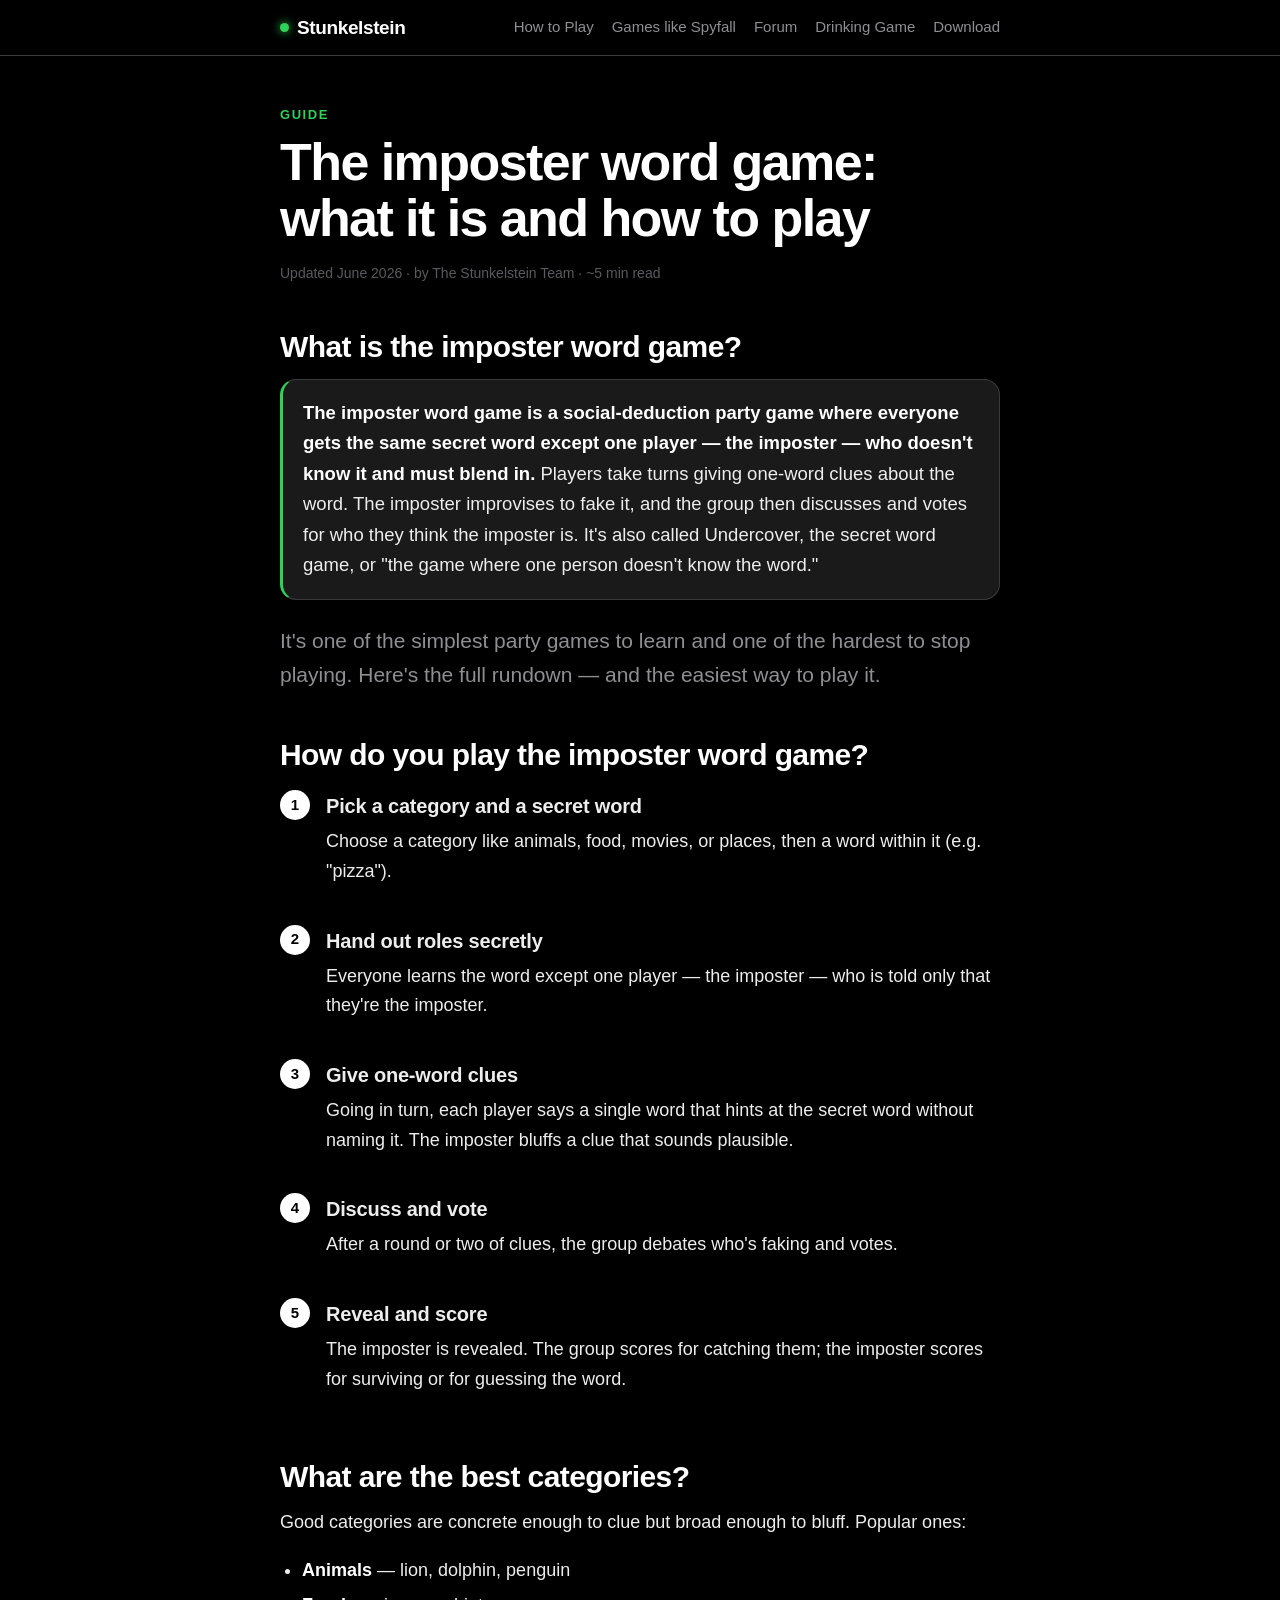
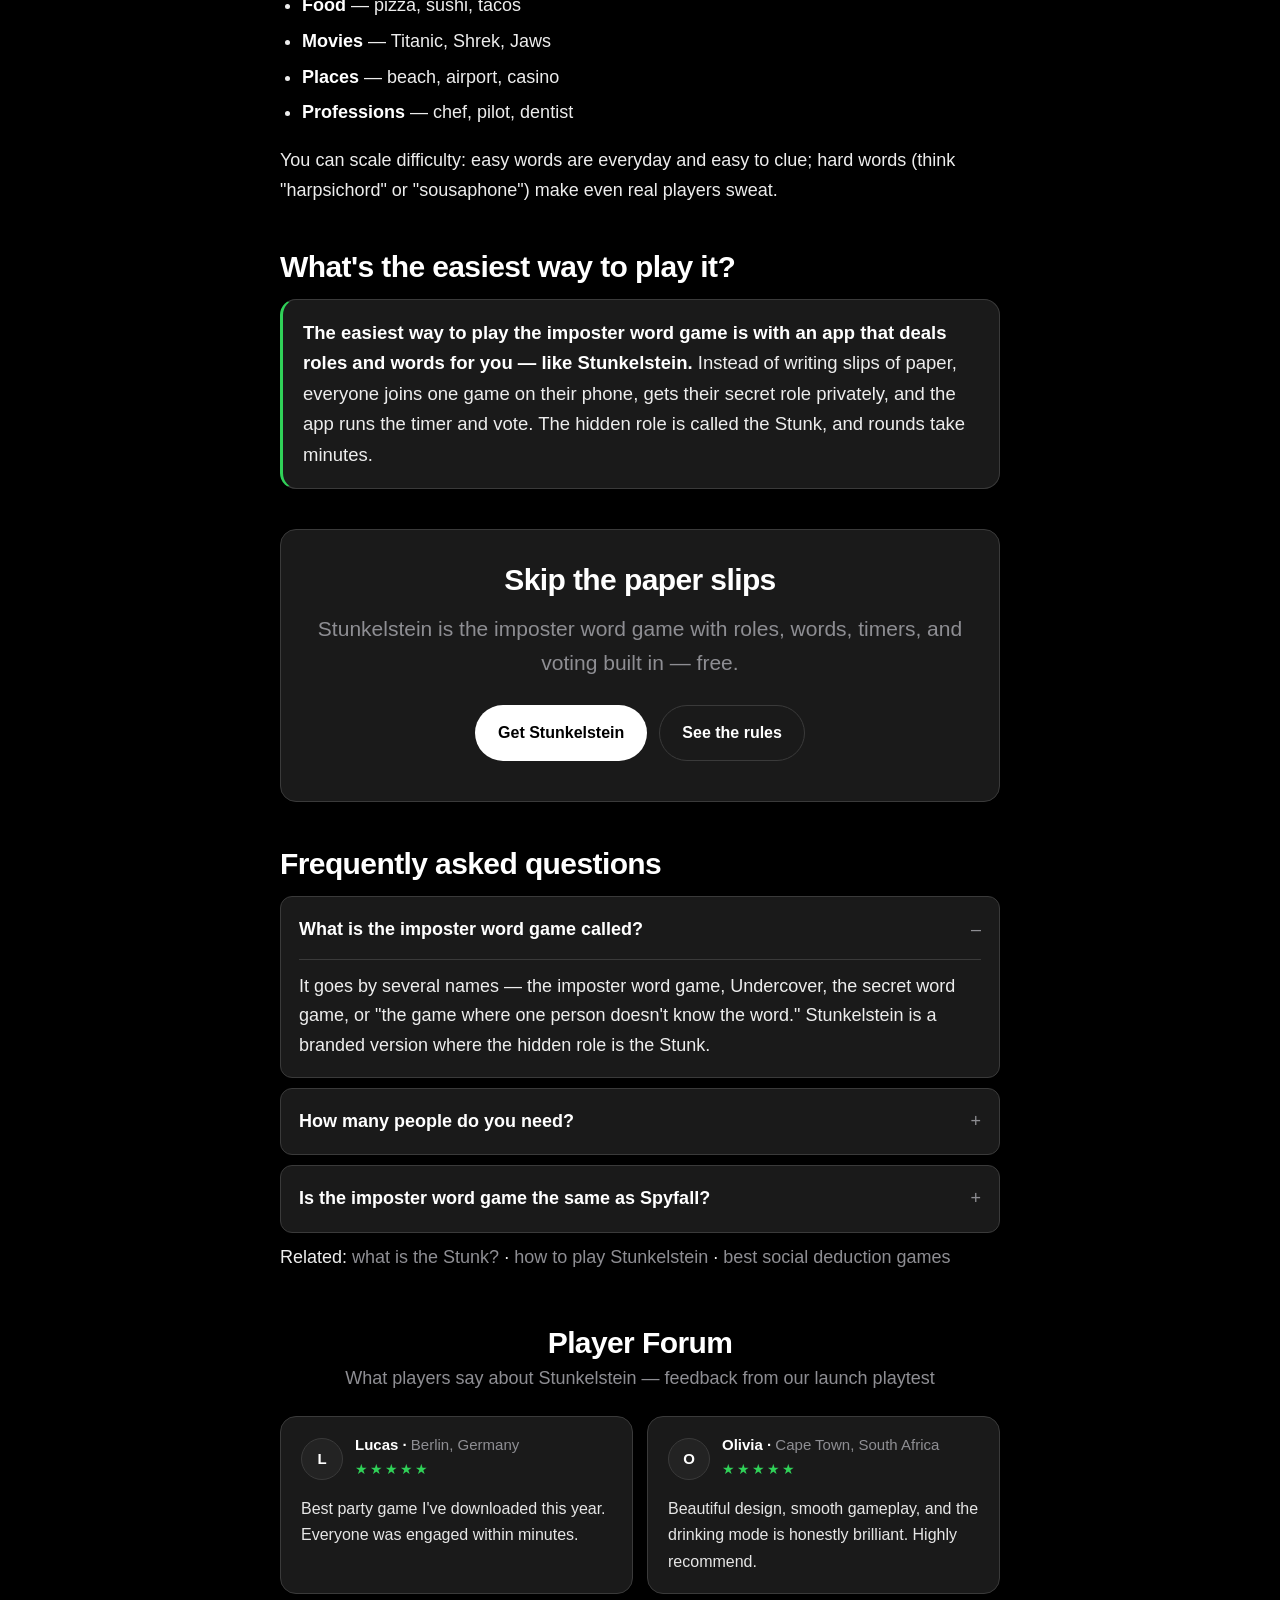
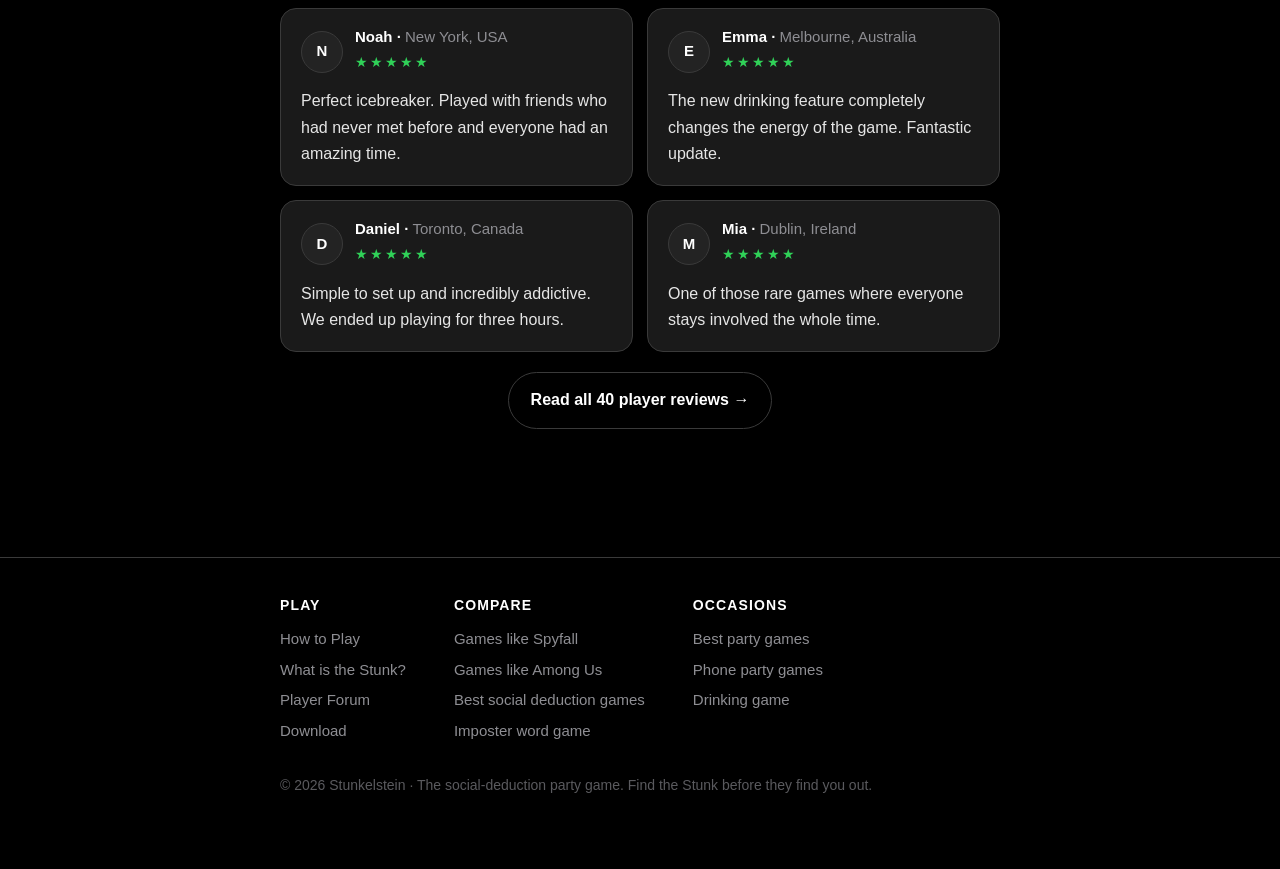
<file: imposter-word-game.html>
<!DOCTYPE html>
<html lang="en">
<head>
<meta charset="UTF-8">
<meta name="viewport" content="width=device-width, initial-scale=1.0">
<title>The Imposter Word Game: What It Is &amp; How to Play (Full Guide)</title>
<meta name="description" content="The imposter word game is the party game where everyone gets the same secret word except one player — the imposter — who must blend in. Here's how it works, the rules, categories, and the best version to play.">
<link rel="canonical" href="https://stunkelstein.com/imposter-word-game.html">
<meta name="author" content="The Stunkelstein Team">
<meta name="theme-color" content="#000000">

<meta property="og:type" content="article">
<meta property="og:site_name" content="Stunkelstein">
<meta property="og:title" content="The Imposter Word Game: What It Is &amp; How to Play">
<meta property="og:description" content="The party game where everyone gets the same secret word except one player — the imposter. Rules, categories, and the best version to play.">
<meta property="og:url" content="https://stunkelstein.com/imposter-word-game.html">
<meta property="og:image" content="https://stunkelstein.com/og-image.svg">
<meta name="twitter:card" content="summary_large_image">
<meta name="twitter:title" content="The Imposter Word Game — Full Guide">
<meta name="twitter:description" content="What the imposter word game is and how to play it.">
<meta name="twitter:image" content="https://stunkelstein.com/og-image.svg">

<link rel="icon" href="/favicon.svg" type="image/svg+xml">
<link rel="stylesheet" href="/styles.css">

<script type="application/ld+json">
{
  "@context": "https://schema.org",
  "@type": "FAQPage",
  "mainEntity": [
    {
      "@type": "Question",
      "name": "What is the imposter word game?",
      "acceptedAnswer": { "@type": "Answer", "text": "The imposter word game is a social-deduction party game where everyone receives the same secret word except one player, the imposter, who either gets no word or a different one. Players take turns giving one-word clues about the word; the imposter improvises to blend in. The group then votes for who they think the imposter is." }
    },
    {
      "@type": "Question",
      "name": "What is the imposter word game called?",
      "acceptedAnswer": { "@type": "Answer", "text": "It goes by several names, including the imposter word game, Undercover, the secret word game, and 'the game where one person doesn't know the word.' Stunkelstein is a branded version of it where the hidden role is called the Stunk." }
    },
    {
      "@type": "Question",
      "name": "How many people do you need to play the imposter word game?",
      "acceptedAnswer": { "@type": "Answer", "text": "You need at least 4 players, and it works well up to about 20. More players make it harder for the imposter to blend in and make the reveals more dramatic." }
    }
  ]
}
</script>
</head>
<body>

<header class="site">
  <div class="nav">
    <a class="brand" href="/index.html"><span class="dot"></span>Stunkelstein</a>
    <nav>
      <a href="/how-to-play.html">How to Play</a>
      <a href="/games-like-spyfall.html">Games like Spyfall</a>
      <a href="/forum.html">Forum</a>
      <a href="/drinking-game.html">Drinking Game</a>
      <a href="/download.html">Download</a>
    </nav>
  </div>
</header>

<main>
<div class="wrap">

  <p class="eyebrow">Guide</p>
  <h1>The imposter word game: what it is and how to play</h1>
  <p class="meta">Updated June 2026 · by The Stunkelstein Team · ~5 min read</p>

  <h2>What is the imposter word game?</h2>
  <div class="answer">
    <p><strong>The imposter word game is a social-deduction party game where everyone gets the same secret word except one player — the imposter — who doesn't know it and must blend in.</strong> Players take turns giving one-word clues about the word. The imposter improvises to fake it, and the group then discusses and votes for who they think the imposter is. It's also called Undercover, the secret word game, or "the game where one person doesn't know the word."</p>
  </div>

  <p class="lede">It's one of the simplest party games to learn and one of the hardest to stop playing. Here's the full rundown — and the easiest way to play it.</p>

  <h2>How do you play the imposter word game?</h2>
  <ol class="steps">
    <li><h3>Pick a category and a secret word</h3><p>Choose a category like animals, food, movies, or places, then a word within it (e.g. "pizza").</p></li>
    <li><h3>Hand out roles secretly</h3><p>Everyone learns the word except one player — the imposter — who is told only that they're the imposter.</p></li>
    <li><h3>Give one-word clues</h3><p>Going in turn, each player says a single word that hints at the secret word without naming it. The imposter bluffs a clue that sounds plausible.</p></li>
    <li><h3>Discuss and vote</h3><p>After a round or two of clues, the group debates who's faking and votes.</p></li>
    <li><h3>Reveal and score</h3><p>The imposter is revealed. The group scores for catching them; the imposter scores for surviving or for guessing the word.</p></li>
  </ol>

  <h2>What are the best categories?</h2>
  <p>Good categories are concrete enough to clue but broad enough to bluff. Popular ones:</p>
  <ul>
    <li><strong>Animals</strong> — lion, dolphin, penguin</li>
    <li><strong>Food</strong> — pizza, sushi, tacos</li>
    <li><strong>Movies</strong> — Titanic, Shrek, Jaws</li>
    <li><strong>Places</strong> — beach, airport, casino</li>
    <li><strong>Professions</strong> — chef, pilot, dentist</li>
  </ul>
  <p>You can scale difficulty: easy words are everyday and easy to clue; hard words (think "harpsichord" or "sousaphone") make even real players sweat.</p>

  <h2>What's the easiest way to play it?</h2>
  <div class="answer">
    <p><strong>The easiest way to play the imposter word game is with an app that deals roles and words for you — like Stunkelstein.</strong> Instead of writing slips of paper, everyone joins one game on their phone, gets their secret role privately, and the app runs the timer and vote. The hidden role is called the Stunk, and rounds take minutes.</p>
  </div>

  <div class="cta-band">
    <h2>Skip the paper slips</h2>
    <p class="lede">Stunkelstein is the imposter word game with roles, words, timers, and voting built in — free.</p>
    <div class="btns" style="justify-content:center">
      <a class="btn btn-primary" href="/download.html">Get Stunkelstein</a>
      <a class="btn btn-ghost" href="/how-to-play.html">See the rules</a>
    </div>
  </div>

  <h2>Frequently asked questions</h2>
  <div class="faq">
    <details open>
      <summary>What is the imposter word game called?</summary>
      <p>It goes by several names — the imposter word game, Undercover, the secret word game, or "the game where one person doesn't know the word." Stunkelstein is a branded version where the hidden role is the Stunk.</p>
    </details>
    <details>
      <summary>How many people do you need?</summary>
      <p>At least 4, and it works well up to about 20. More players make it harder for the imposter to blend in.</p>
    </details>
    <details>
      <summary>Is the imposter word game the same as Spyfall?</summary>
      <p>They're very close cousins. Spyfall uses locations and questions; the imposter word game uses a secret word and one-word clues. Both are about one hidden player faking it. See <a href="/games-like-spyfall.html">games like Spyfall</a>.</p>
    </details>
  </div>

  <p class="related">Related: <a href="/what-is-the-stunk.html">what is the Stunk?</a> · <a href="/how-to-play.html">how to play Stunkelstein</a> · <a href="/best-social-deduction-games.html">best social deduction games</a></p>


  <section class="forum" id="forum" aria-label="Player Forum">
    <div class="forum-head">
      <h2>Player Forum</h2>
      <p class="forum-sub">What players say about Stunkelstein — feedback from our launch playtest</p>
    </div>
    <div class="reviews">
      <figure class="review">
        <div class="review-top">
          <span class="avatar">L</span>
          <div>
            <figcaption>Lucas · <span class="loc">Berlin, Germany</span></figcaption>
            <span class="stars" aria-label="5 out of 5 stars">&#9733;&#9733;&#9733;&#9733;&#9733;</span>
          </div>
        </div>
        <blockquote>Best party game I&#x27;ve downloaded this year. Everyone was engaged within minutes.</blockquote>
      </figure>
      <figure class="review">
        <div class="review-top">
          <span class="avatar">O</span>
          <div>
            <figcaption>Olivia · <span class="loc">Cape Town, South Africa</span></figcaption>
            <span class="stars" aria-label="5 out of 5 stars">&#9733;&#9733;&#9733;&#9733;&#9733;</span>
          </div>
        </div>
        <blockquote>Beautiful design, smooth gameplay, and the drinking mode is honestly brilliant. Highly recommend.</blockquote>
      </figure>
      <figure class="review">
        <div class="review-top">
          <span class="avatar">N</span>
          <div>
            <figcaption>Noah · <span class="loc">New York, USA</span></figcaption>
            <span class="stars" aria-label="5 out of 5 stars">&#9733;&#9733;&#9733;&#9733;&#9733;</span>
          </div>
        </div>
        <blockquote>Perfect icebreaker. Played with friends who had never met before and everyone had an amazing time.</blockquote>
      </figure>
      <figure class="review">
        <div class="review-top">
          <span class="avatar">E</span>
          <div>
            <figcaption>Emma · <span class="loc">Melbourne, Australia</span></figcaption>
            <span class="stars" aria-label="5 out of 5 stars">&#9733;&#9733;&#9733;&#9733;&#9733;</span>
          </div>
        </div>
        <blockquote>The new drinking feature completely changes the energy of the game. Fantastic update.</blockquote>
      </figure>
      <figure class="review">
        <div class="review-top">
          <span class="avatar">D</span>
          <div>
            <figcaption>Daniel · <span class="loc">Toronto, Canada</span></figcaption>
            <span class="stars" aria-label="5 out of 5 stars">&#9733;&#9733;&#9733;&#9733;&#9733;</span>
          </div>
        </div>
        <blockquote>Simple to set up and incredibly addictive. We ended up playing for three hours.</blockquote>
      </figure>
      <figure class="review">
        <div class="review-top">
          <span class="avatar">M</span>
          <div>
            <figcaption>Mia · <span class="loc">Dublin, Ireland</span></figcaption>
            <span class="stars" aria-label="5 out of 5 stars">&#9733;&#9733;&#9733;&#9733;&#9733;</span>
          </div>
        </div>
        <blockquote>One of those rare games where everyone stays involved the whole time.</blockquote>
      </figure>
    </div>
    <p class="forum-foot"><a class="btn btn-ghost" href="/forum.html">Read all 40 player reviews &rarr;</a></p>
  </section>

</div>
</main>

<footer class="site">
  <div class="wrap">
    <div class="cols">
      <div>
        <h4>Play</h4>
        <a href="/how-to-play.html">How to Play</a>
        <a href="/what-is-the-stunk.html">What is the Stunk?</a>
        <a href="/forum.html">Player Forum</a>
        <a href="/download.html">Download</a>
      </div>
      <div>
        <h4>Compare</h4>
        <a href="/games-like-spyfall.html">Games like Spyfall</a>
        <a href="/games-like-among-us.html">Games like Among Us</a>
        <a href="/best-social-deduction-games.html">Best social deduction games</a>
        <a href="/imposter-word-game.html">Imposter word game</a>
      </div>
      <div>
        <h4>Occasions</h4>
        <a href="/best-party-games.html">Best party games</a>
        <a href="/phone-party-games.html">Phone party games</a>
        <a href="/drinking-game.html">Drinking game</a>
      </div>
    </div>
    <p class="fine">© 2026 Stunkelstein · The social-deduction party game. Find the Stunk before they find you out.</p>
  </div>
</footer>

</body>
</html>
</file>
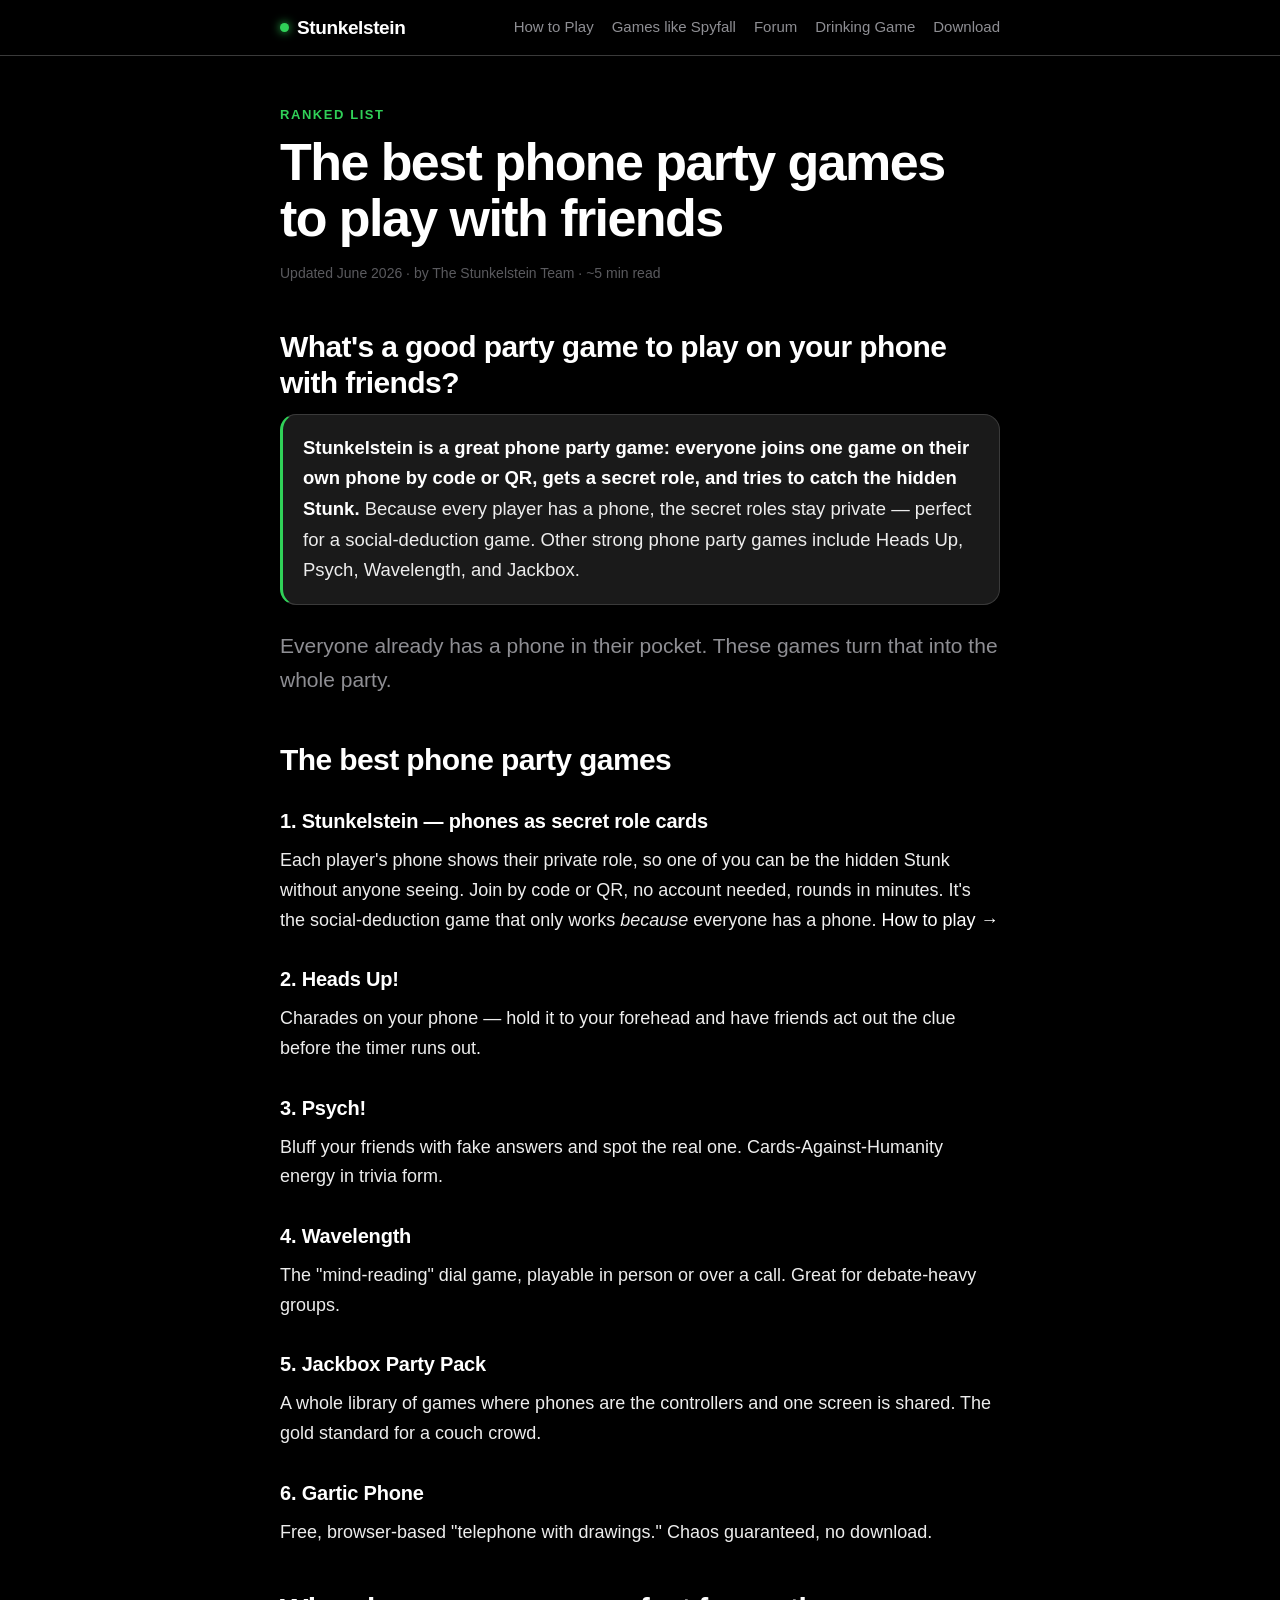
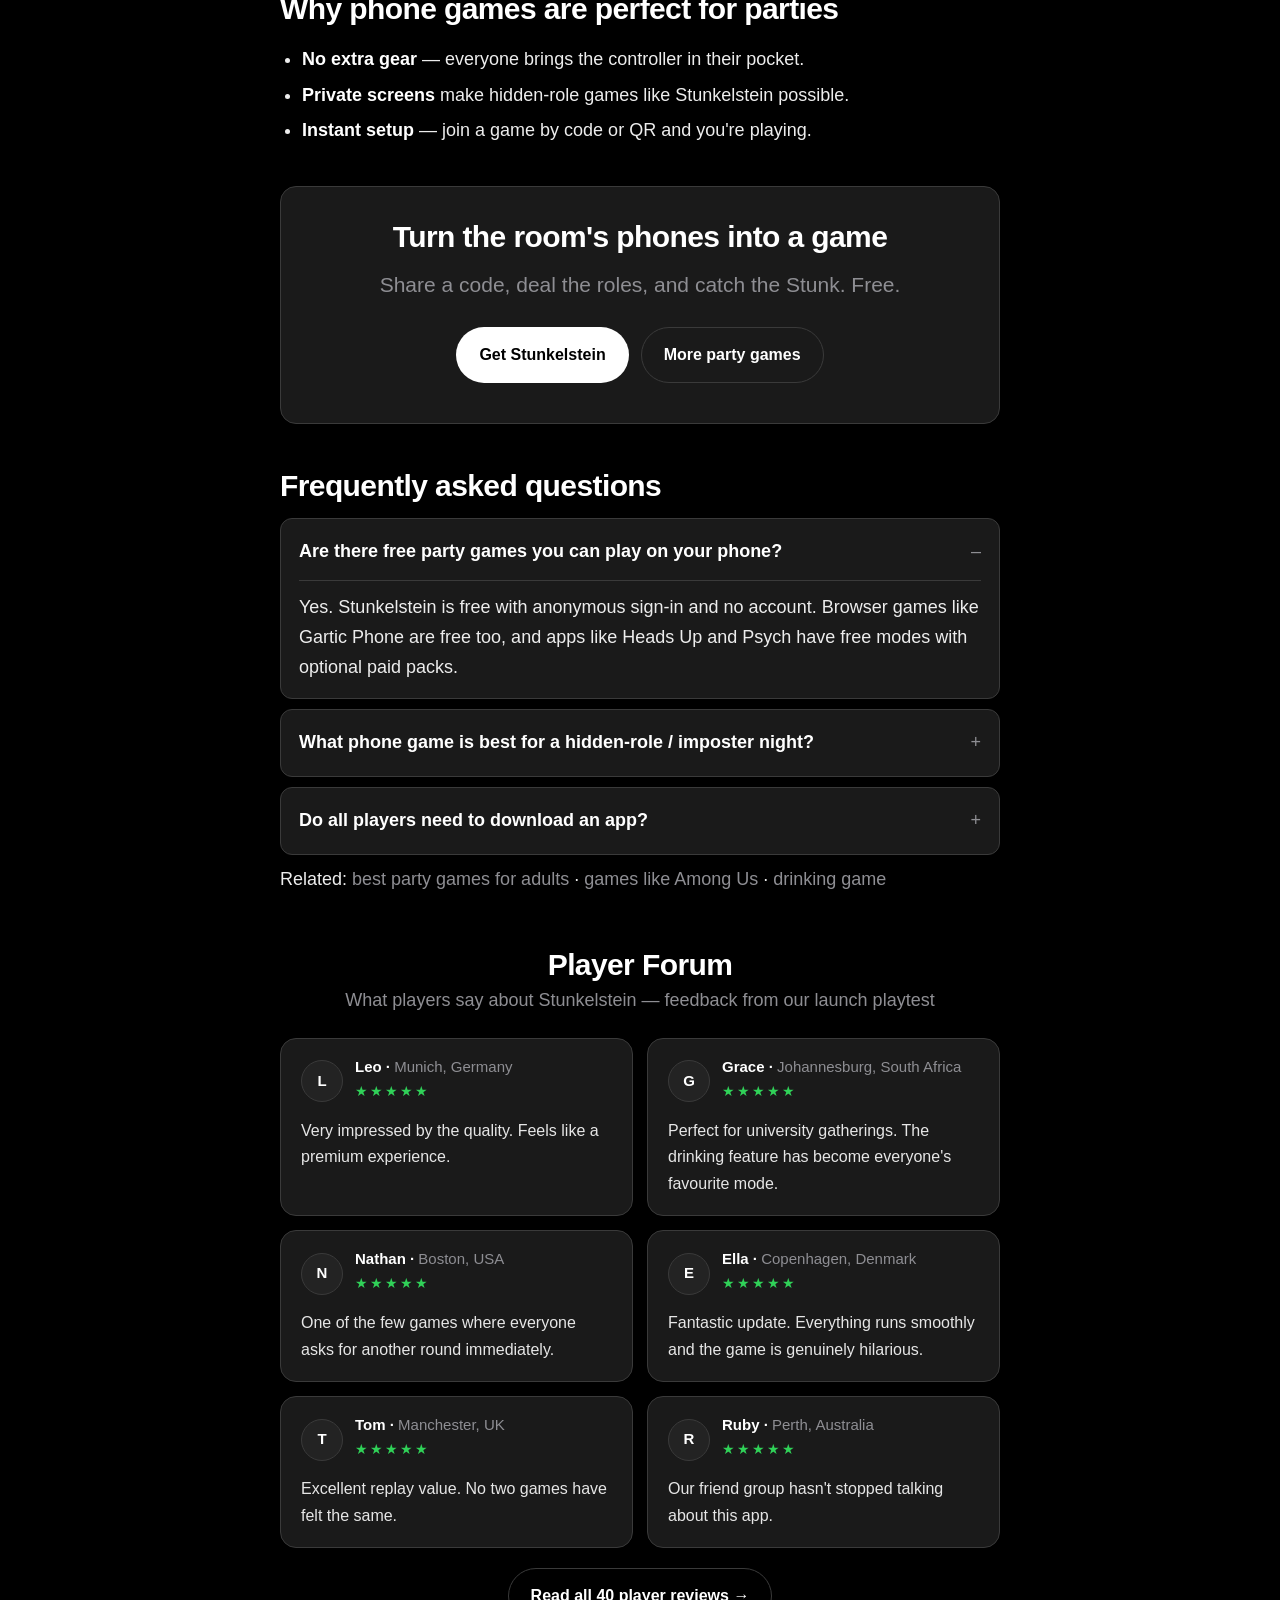
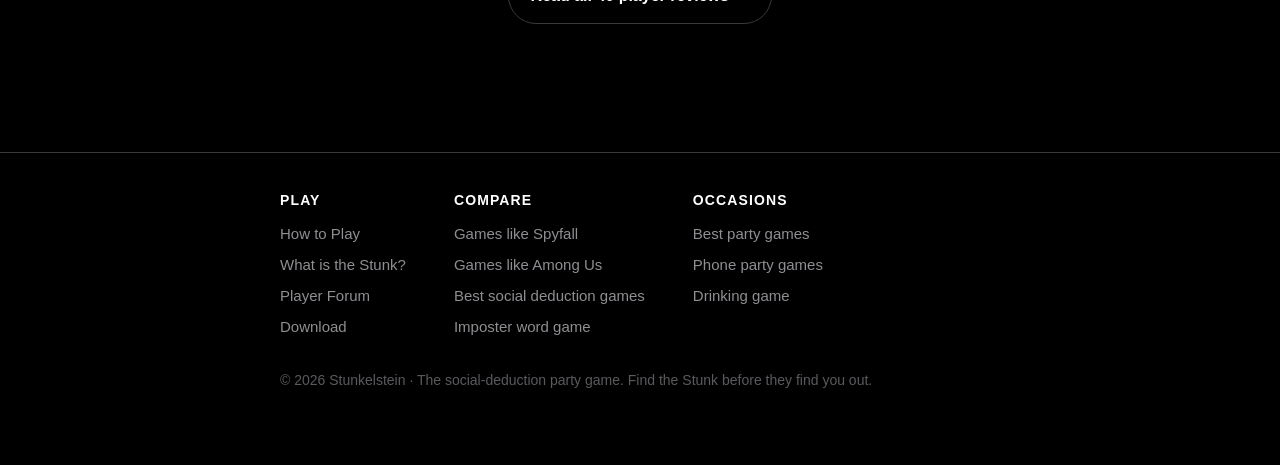
<file: phone-party-games.html>
<!DOCTYPE html>
<html lang="en">
<head>
<meta charset="UTF-8">
<meta name="viewport" content="width=device-width, initial-scale=1.0">
<title>Phone Party Games: Best Games to Play on Your Phone With Friends (2026)</title>
<meta name="description" content="The best phone party games to play with friends in 2026 — group games on the phones you already have. Led by Stunkelstein, the social-deduction game where one player doesn't know the secret word.">
<link rel="canonical" href="https://stunkelstein.com/phone-party-games.html">
<meta name="author" content="The Stunkelstein Team">
<meta name="theme-color" content="#000000">

<meta property="og:type" content="article">
<meta property="og:site_name" content="Stunkelstein">
<meta property="og:title" content="Phone Party Games: Best Games to Play on Your Phone With Friends">
<meta property="og:description" content="Group party games on the phones you already have — led by Stunkelstein.">
<meta property="og:url" content="https://stunkelstein.com/phone-party-games.html">
<meta property="og:image" content="https://stunkelstein.com/og-image.svg">
<meta name="twitter:card" content="summary_large_image">
<meta name="twitter:title" content="Phone Party Games (2026)">
<meta name="twitter:description" content="Best group games to play on your phone with friends.">
<meta name="twitter:image" content="https://stunkelstein.com/og-image.svg">

<link rel="icon" href="/favicon.svg" type="image/svg+xml">
<link rel="stylesheet" href="/styles.css">

<script type="application/ld+json">
{
  "@context": "https://schema.org",
  "@type": "FAQPage",
  "mainEntity": [
    {
      "@type": "Question",
      "name": "What is a good party game to play on your phone with friends?",
      "acceptedAnswer": { "@type": "Answer", "text": "Stunkelstein is a great phone party game: everyone joins one game on their own phone by code or QR, gets a secret role, and tries to catch the hidden Stunk. Other good phone party games include Heads Up, Psych, Wavelength, and Jackbox." }
    },
    {
      "@type": "Question",
      "name": "Are there free party games you can play on your phone?",
      "acceptedAnswer": { "@type": "Answer", "text": "Yes. Stunkelstein is free with anonymous sign-in and no account needed. Many browser games like Gartic Phone are also free, and apps like Heads Up and Psych offer free modes with optional paid packs." }
    }
  ]
}
</script>
</head>
<body>

<header class="site">
  <div class="nav">
    <a class="brand" href="/index.html"><span class="dot"></span>Stunkelstein</a>
    <nav>
      <a href="/how-to-play.html">How to Play</a>
      <a href="/games-like-spyfall.html">Games like Spyfall</a>
      <a href="/forum.html">Forum</a>
      <a href="/drinking-game.html">Drinking Game</a>
      <a href="/download.html">Download</a>
    </nav>
  </div>
</header>

<main>
<div class="wrap">

  <p class="eyebrow">Ranked list</p>
  <h1>The best phone party games to play with friends</h1>
  <p class="meta">Updated June 2026 · by The Stunkelstein Team · ~5 min read</p>

  <h2>What's a good party game to play on your phone with friends?</h2>
  <div class="answer">
    <p><strong>Stunkelstein is a great phone party game: everyone joins one game on their own phone by code or QR, gets a secret role, and tries to catch the hidden Stunk.</strong> Because every player has a phone, the secret roles stay private — perfect for a social-deduction game. Other strong phone party games include Heads Up, Psych, Wavelength, and Jackbox.</p>
  </div>

  <p class="lede">Everyone already has a phone in their pocket. These games turn that into the whole party.</p>

  <h2>The best phone party games</h2>

  <h3>1. Stunkelstein — phones as secret role cards</h3>
  <p>Each player's phone shows their private role, so one of you can be the hidden Stunk without anyone seeing. Join by code or QR, no account needed, rounds in minutes. It's the social-deduction game that only works <em>because</em> everyone has a phone. <a href="/how-to-play.html">How to play →</a></p>

  <h3>2. Heads Up!</h3>
  <p>Charades on your phone — hold it to your forehead and have friends act out the clue before the timer runs out.</p>

  <h3>3. Psych!</h3>
  <p>Bluff your friends with fake answers and spot the real one. Cards-Against-Humanity energy in trivia form.</p>

  <h3>4. Wavelength</h3>
  <p>The "mind-reading" dial game, playable in person or over a call. Great for debate-heavy groups.</p>

  <h3>5. Jackbox Party Pack</h3>
  <p>A whole library of games where phones are the controllers and one screen is shared. The gold standard for a couch crowd.</p>

  <h3>6. Gartic Phone</h3>
  <p>Free, browser-based "telephone with drawings." Chaos guaranteed, no download.</p>

  <h2>Why phone games are perfect for parties</h2>
  <ul>
    <li><strong>No extra gear</strong> — everyone brings the controller in their pocket.</li>
    <li><strong>Private screens</strong> make hidden-role games like Stunkelstein possible.</li>
    <li><strong>Instant setup</strong> — join a game by code or QR and you're playing.</li>
  </ul>

  <div class="cta-band">
    <h2>Turn the room's phones into a game</h2>
    <p class="lede">Share a code, deal the roles, and catch the Stunk. Free.</p>
    <div class="btns" style="justify-content:center">
      <a class="btn btn-primary" href="/download.html">Get Stunkelstein</a>
      <a class="btn btn-ghost" href="/best-party-games.html">More party games</a>
    </div>
  </div>

  <h2>Frequently asked questions</h2>
  <div class="faq">
    <details open>
      <summary>Are there free party games you can play on your phone?</summary>
      <p>Yes. Stunkelstein is free with anonymous sign-in and no account. Browser games like Gartic Phone are free too, and apps like Heads Up and Psych have free modes with optional paid packs.</p>
    </details>
    <details>
      <summary>What phone game is best for a hidden-role / imposter night?</summary>
      <p>Stunkelstein — because each phone shows a private role, the Stunk stays secret. That's exactly what a social-deduction game needs. See <a href="/games-like-spyfall.html">games like Spyfall</a>.</p>
    </details>
    <details>
      <summary>Do all players need to download an app?</summary>
      <p>The host runs Stunkelstein and shares a code or QR; players join the same game on their phones. It's built for a multi-device room.</p>
    </details>
  </div>

  <p class="related">Related: <a href="/best-party-games.html">best party games for adults</a> · <a href="/games-like-among-us.html">games like Among Us</a> · <a href="/drinking-game.html">drinking game</a></p>


  <section class="forum" id="forum" aria-label="Player Forum">
    <div class="forum-head">
      <h2>Player Forum</h2>
      <p class="forum-sub">What players say about Stunkelstein — feedback from our launch playtest</p>
    </div>
    <div class="reviews">
      <figure class="review">
        <div class="review-top">
          <span class="avatar">L</span>
          <div>
            <figcaption>Leo · <span class="loc">Munich, Germany</span></figcaption>
            <span class="stars" aria-label="5 out of 5 stars">&#9733;&#9733;&#9733;&#9733;&#9733;</span>
          </div>
        </div>
        <blockquote>Very impressed by the quality. Feels like a premium experience.</blockquote>
      </figure>
      <figure class="review">
        <div class="review-top">
          <span class="avatar">G</span>
          <div>
            <figcaption>Grace · <span class="loc">Johannesburg, South Africa</span></figcaption>
            <span class="stars" aria-label="5 out of 5 stars">&#9733;&#9733;&#9733;&#9733;&#9733;</span>
          </div>
        </div>
        <blockquote>Perfect for university gatherings. The drinking feature has become everyone&#x27;s favourite mode.</blockquote>
      </figure>
      <figure class="review">
        <div class="review-top">
          <span class="avatar">N</span>
          <div>
            <figcaption>Nathan · <span class="loc">Boston, USA</span></figcaption>
            <span class="stars" aria-label="5 out of 5 stars">&#9733;&#9733;&#9733;&#9733;&#9733;</span>
          </div>
        </div>
        <blockquote>One of the few games where everyone asks for another round immediately.</blockquote>
      </figure>
      <figure class="review">
        <div class="review-top">
          <span class="avatar">E</span>
          <div>
            <figcaption>Ella · <span class="loc">Copenhagen, Denmark</span></figcaption>
            <span class="stars" aria-label="5 out of 5 stars">&#9733;&#9733;&#9733;&#9733;&#9733;</span>
          </div>
        </div>
        <blockquote>Fantastic update. Everything runs smoothly and the game is genuinely hilarious.</blockquote>
      </figure>
      <figure class="review">
        <div class="review-top">
          <span class="avatar">T</span>
          <div>
            <figcaption>Tom · <span class="loc">Manchester, UK</span></figcaption>
            <span class="stars" aria-label="5 out of 5 stars">&#9733;&#9733;&#9733;&#9733;&#9733;</span>
          </div>
        </div>
        <blockquote>Excellent replay value. No two games have felt the same.</blockquote>
      </figure>
      <figure class="review">
        <div class="review-top">
          <span class="avatar">R</span>
          <div>
            <figcaption>Ruby · <span class="loc">Perth, Australia</span></figcaption>
            <span class="stars" aria-label="5 out of 5 stars">&#9733;&#9733;&#9733;&#9733;&#9733;</span>
          </div>
        </div>
        <blockquote>Our friend group hasn&#x27;t stopped talking about this app.</blockquote>
      </figure>
    </div>
    <p class="forum-foot"><a class="btn btn-ghost" href="/forum.html">Read all 40 player reviews &rarr;</a></p>
  </section>

</div>
</main>

<footer class="site">
  <div class="wrap">
    <div class="cols">
      <div>
        <h4>Play</h4>
        <a href="/how-to-play.html">How to Play</a>
        <a href="/what-is-the-stunk.html">What is the Stunk?</a>
        <a href="/forum.html">Player Forum</a>
        <a href="/download.html">Download</a>
      </div>
      <div>
        <h4>Compare</h4>
        <a href="/games-like-spyfall.html">Games like Spyfall</a>
        <a href="/games-like-among-us.html">Games like Among Us</a>
        <a href="/best-social-deduction-games.html">Best social deduction games</a>
        <a href="/imposter-word-game.html">Imposter word game</a>
      </div>
      <div>
        <h4>Occasions</h4>
        <a href="/best-party-games.html">Best party games</a>
        <a href="/phone-party-games.html">Phone party games</a>
        <a href="/drinking-game.html">Drinking game</a>
      </div>
    </div>
    <p class="fine">© 2026 Stunkelstein · The social-deduction party game. Find the Stunk before they find you out.</p>
  </div>
</footer>

</body>
</html>
</file>
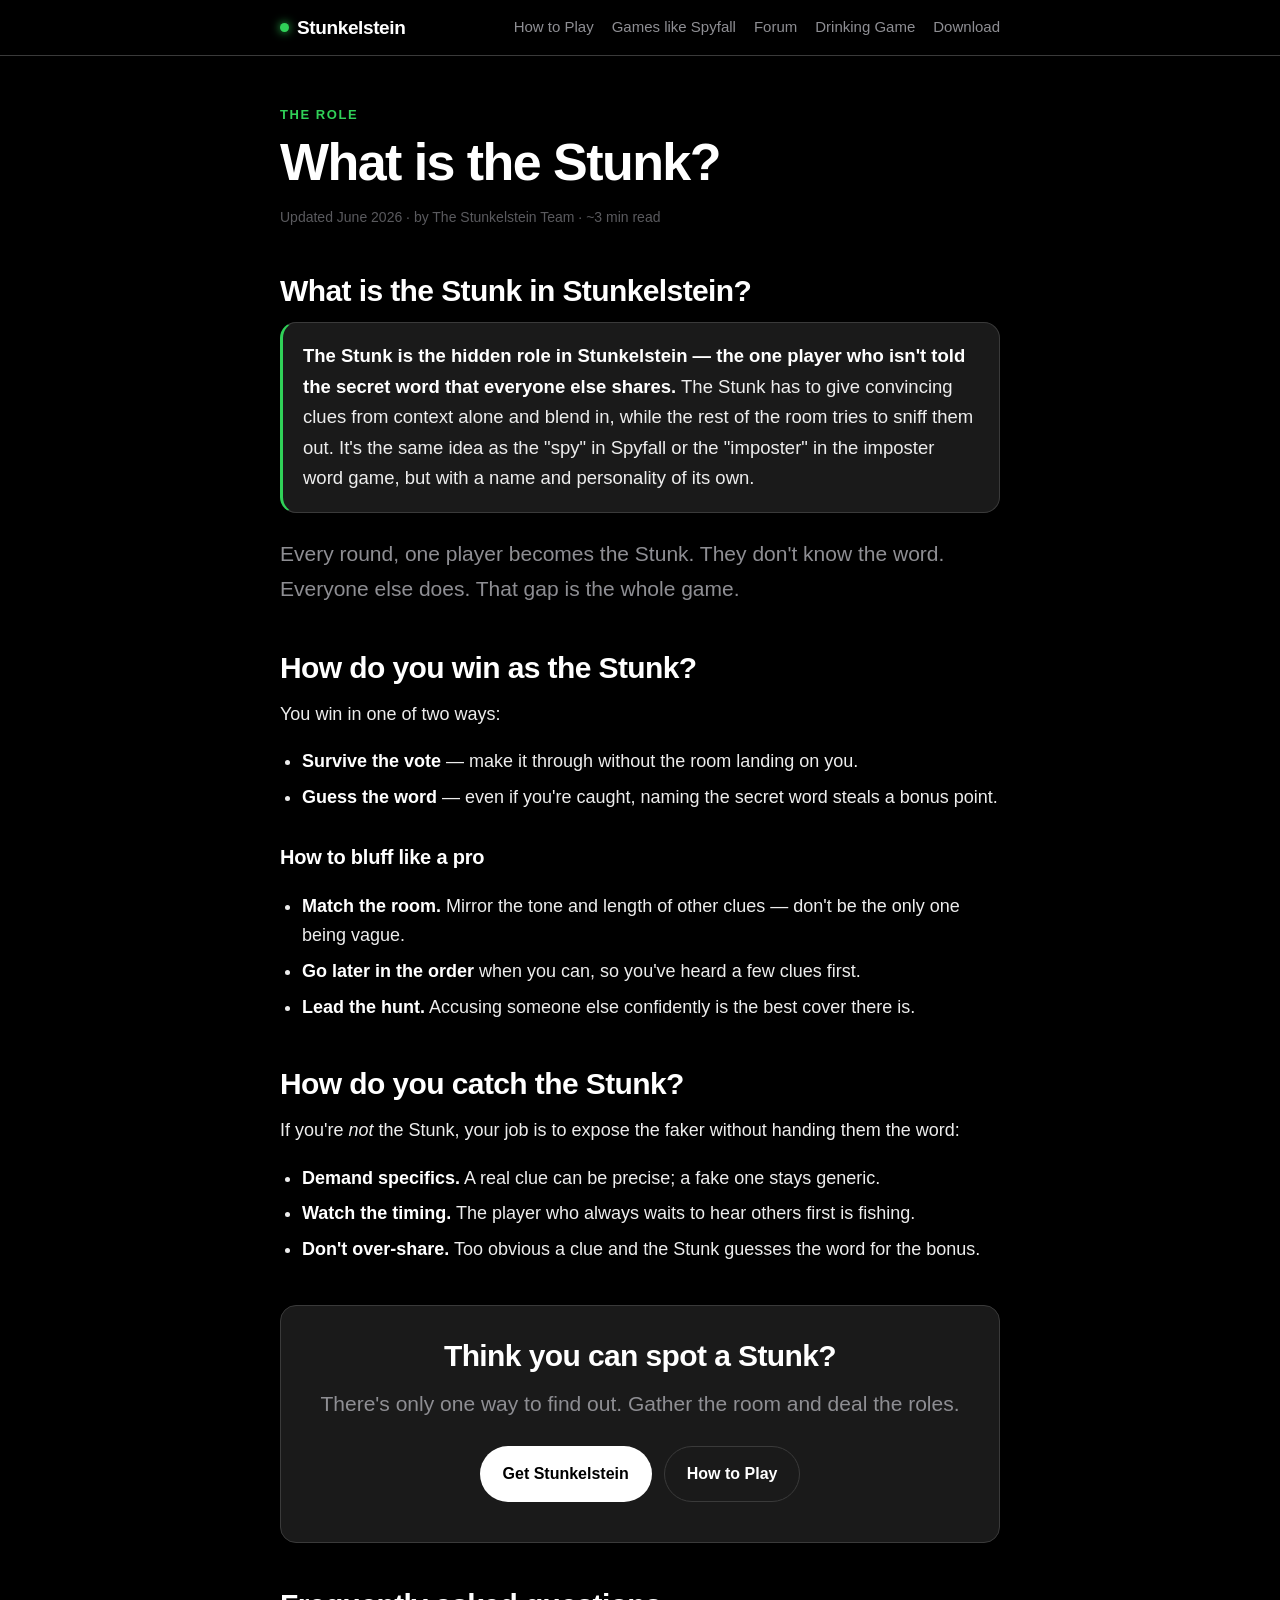
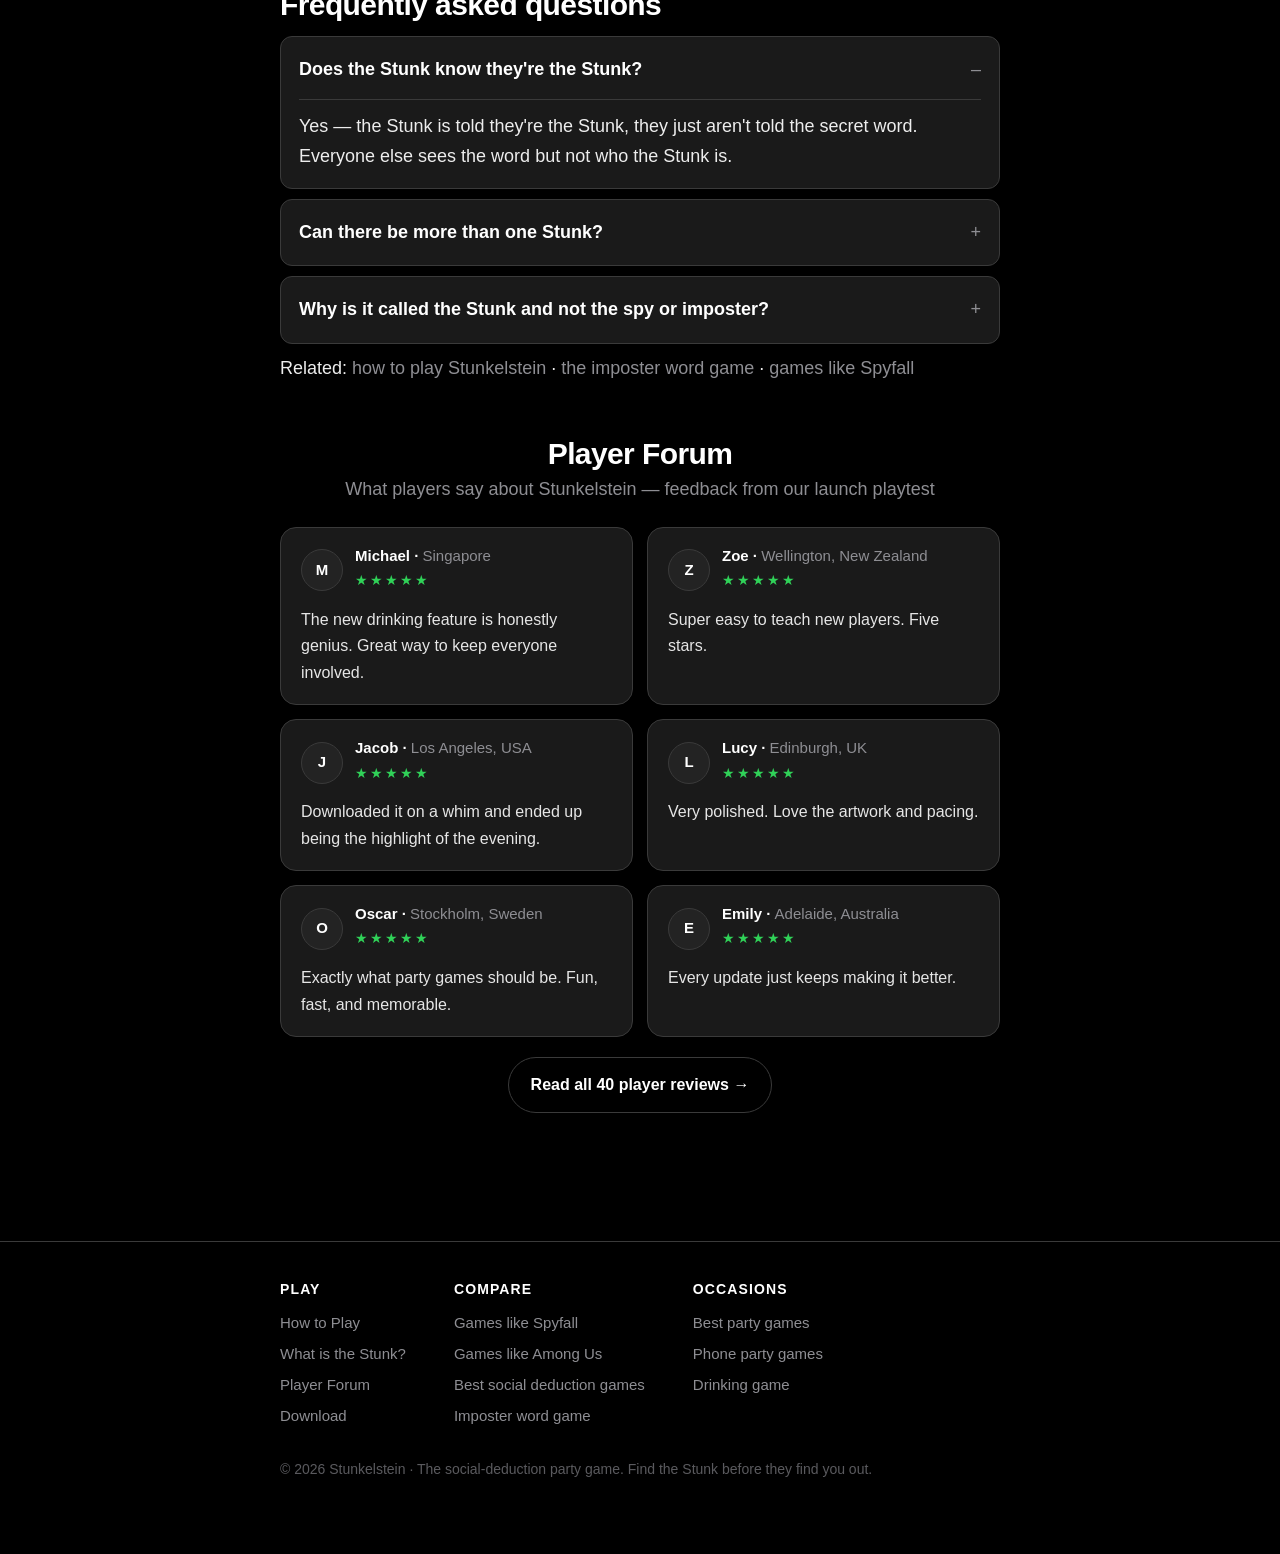
<file: what-is-the-stunk.html>
<!DOCTYPE html>
<html lang="en">
<head>
<meta charset="UTF-8">
<meta name="viewport" content="width=device-width, initial-scale=1.0">
<title>What is the Stunk? The Hidden Role in Stunkelstein, Explained</title>
<meta name="description" content="What is the Stunk? In Stunkelstein, the Stunk is the one player who doesn't know the secret word and must blend in. Here's how the role works, how to win as the Stunk, and how to catch one.">
<link rel="canonical" href="https://stunkelstein.com/what-is-the-stunk.html">
<meta name="author" content="The Stunkelstein Team">
<meta name="theme-color" content="#000000">

<meta property="og:type" content="article">
<meta property="og:site_name" content="Stunkelstein">
<meta property="og:title" content="What is the Stunk? The Hidden Role in Stunkelstein, Explained">
<meta property="og:description" content="The Stunk is the one player who doesn't know the secret word and must blend in. Here's how the role works.">
<meta property="og:url" content="https://stunkelstein.com/what-is-the-stunk.html">
<meta property="og:image" content="https://stunkelstein.com/og-image.svg">
<meta name="twitter:card" content="summary_large_image">
<meta name="twitter:title" content="What is the Stunk?">
<meta name="twitter:description" content="The hidden role in Stunkelstein — the player who doesn't know the secret word.">
<meta name="twitter:image" content="https://stunkelstein.com/og-image.svg">

<link rel="icon" href="/favicon.svg" type="image/svg+xml">
<link rel="stylesheet" href="/styles.css">

<script type="application/ld+json">
{
  "@context": "https://schema.org",
  "@type": "FAQPage",
  "mainEntity": [
    {
      "@type": "Question",
      "name": "What is the Stunk in Stunkelstein?",
      "acceptedAnswer": { "@type": "Answer", "text": "The Stunk is the hidden role in Stunkelstein — the one player who is not told the secret word that everyone else shares. The Stunk must give convincing clues and blend in to avoid being voted out, while the rest of the group tries to identify them." }
    },
    {
      "@type": "Question",
      "name": "How do you win as the Stunk?",
      "acceptedAnswer": { "@type": "Answer", "text": "You win as the Stunk by surviving the group's vote without being identified, or by correctly guessing the secret word even if you are caught. The key is to match the tone and length of other players' clues and to accuse confidently." }
    },
    {
      "@type": "Question",
      "name": "How do you catch the Stunk?",
      "acceptedAnswer": { "@type": "Answer", "text": "Catch the Stunk by asking for specific clues that a faker can't give, watching who waits to hear others before speaking, and comparing whose clue feels vague or generic. Then vote together during the 90-second vote." }
    }
  ]
}
</script>
</head>
<body>

<header class="site">
  <div class="nav">
    <a class="brand" href="/index.html"><span class="dot"></span>Stunkelstein</a>
    <nav>
      <a href="/how-to-play.html">How to Play</a>
      <a href="/games-like-spyfall.html">Games like Spyfall</a>
      <a href="/forum.html">Forum</a>
      <a href="/drinking-game.html">Drinking Game</a>
      <a href="/download.html">Download</a>
    </nav>
  </div>
</header>

<main>
<div class="wrap">

  <p class="eyebrow">The role</p>
  <h1>What is the Stunk?</h1>
  <p class="meta">Updated June 2026 · by The Stunkelstein Team · ~3 min read</p>

  <h2>What is the Stunk in Stunkelstein?</h2>
  <div class="answer">
    <p><strong>The Stunk is the hidden role in Stunkelstein — the one player who isn't told the secret word that everyone else shares.</strong> The Stunk has to give convincing clues from context alone and blend in, while the rest of the room tries to sniff them out. It's the same idea as the "spy" in Spyfall or the "imposter" in the imposter word game, but with a name and personality of its own.</p>
  </div>

  <p class="lede">Every round, one player becomes the Stunk. They don't know the word. Everyone else does. That gap is the whole game.</p>

  <h2>How do you win as the Stunk?</h2>
  <p>You win in one of two ways:</p>
  <ul>
    <li><strong>Survive the vote</strong> — make it through without the room landing on you.</li>
    <li><strong>Guess the word</strong> — even if you're caught, naming the secret word steals a bonus point.</li>
  </ul>
  <h3>How to bluff like a pro</h3>
  <ul>
    <li><strong>Match the room.</strong> Mirror the tone and length of other clues — don't be the only one being vague.</li>
    <li><strong>Go later in the order</strong> when you can, so you've heard a few clues first.</li>
    <li><strong>Lead the hunt.</strong> Accusing someone else confidently is the best cover there is.</li>
  </ul>

  <h2>How do you catch the Stunk?</h2>
  <p>If you're <em>not</em> the Stunk, your job is to expose the faker without handing them the word:</p>
  <ul>
    <li><strong>Demand specifics.</strong> A real clue can be precise; a fake one stays generic.</li>
    <li><strong>Watch the timing.</strong> The player who always waits to hear others first is fishing.</li>
    <li><strong>Don't over-share.</strong> Too obvious a clue and the Stunk guesses the word for the bonus.</li>
  </ul>

  <div class="cta-band">
    <h2>Think you can spot a Stunk?</h2>
    <p class="lede">There's only one way to find out. Gather the room and deal the roles.</p>
    <div class="btns" style="justify-content:center">
      <a class="btn btn-primary" href="/download.html">Get Stunkelstein</a>
      <a class="btn btn-ghost" href="/how-to-play.html">How to Play</a>
    </div>
  </div>

  <h2>Frequently asked questions</h2>
  <div class="faq">
    <details open>
      <summary>Does the Stunk know they're the Stunk?</summary>
      <p>Yes — the Stunk is told they're the Stunk, they just aren't told the secret word. Everyone else sees the word but not who the Stunk is.</p>
    </details>
    <details>
      <summary>Can there be more than one Stunk?</summary>
      <p>The classic round has a single Stunk, which keeps the deduction tight. Larger groups can raise the stakes by adding a second.</p>
    </details>
    <details>
      <summary>Why is it called the Stunk and not the spy or imposter?</summary>
      <p>Because Stunkelstein is its own game with its own character. "Spy" and "imposter" are generic; the Stunk is the one you'll actually remember accusing your best friend of being.</p>
    </details>
  </div>

  <p class="related">Related: <a href="/how-to-play.html">how to play Stunkelstein</a> · <a href="/imposter-word-game.html">the imposter word game</a> · <a href="/games-like-spyfall.html">games like Spyfall</a></p>


  <section class="forum" id="forum" aria-label="Player Forum">
    <div class="forum-head">
      <h2>Player Forum</h2>
      <p class="forum-sub">What players say about Stunkelstein — feedback from our launch playtest</p>
    </div>
    <div class="reviews">
      <figure class="review">
        <div class="review-top">
          <span class="avatar">M</span>
          <div>
            <figcaption>Michael · <span class="loc">Singapore</span></figcaption>
            <span class="stars" aria-label="5 out of 5 stars">&#9733;&#9733;&#9733;&#9733;&#9733;</span>
          </div>
        </div>
        <blockquote>The new drinking feature is honestly genius. Great way to keep everyone involved.</blockquote>
      </figure>
      <figure class="review">
        <div class="review-top">
          <span class="avatar">Z</span>
          <div>
            <figcaption>Zoe · <span class="loc">Wellington, New Zealand</span></figcaption>
            <span class="stars" aria-label="5 out of 5 stars">&#9733;&#9733;&#9733;&#9733;&#9733;</span>
          </div>
        </div>
        <blockquote>Super easy to teach new players. Five stars.</blockquote>
      </figure>
      <figure class="review">
        <div class="review-top">
          <span class="avatar">J</span>
          <div>
            <figcaption>Jacob · <span class="loc">Los Angeles, USA</span></figcaption>
            <span class="stars" aria-label="5 out of 5 stars">&#9733;&#9733;&#9733;&#9733;&#9733;</span>
          </div>
        </div>
        <blockquote>Downloaded it on a whim and ended up being the highlight of the evening.</blockquote>
      </figure>
      <figure class="review">
        <div class="review-top">
          <span class="avatar">L</span>
          <div>
            <figcaption>Lucy · <span class="loc">Edinburgh, UK</span></figcaption>
            <span class="stars" aria-label="5 out of 5 stars">&#9733;&#9733;&#9733;&#9733;&#9733;</span>
          </div>
        </div>
        <blockquote>Very polished. Love the artwork and pacing.</blockquote>
      </figure>
      <figure class="review">
        <div class="review-top">
          <span class="avatar">O</span>
          <div>
            <figcaption>Oscar · <span class="loc">Stockholm, Sweden</span></figcaption>
            <span class="stars" aria-label="5 out of 5 stars">&#9733;&#9733;&#9733;&#9733;&#9733;</span>
          </div>
        </div>
        <blockquote>Exactly what party games should be. Fun, fast, and memorable.</blockquote>
      </figure>
      <figure class="review">
        <div class="review-top">
          <span class="avatar">E</span>
          <div>
            <figcaption>Emily · <span class="loc">Adelaide, Australia</span></figcaption>
            <span class="stars" aria-label="5 out of 5 stars">&#9733;&#9733;&#9733;&#9733;&#9733;</span>
          </div>
        </div>
        <blockquote>Every update just keeps making it better.</blockquote>
      </figure>
    </div>
    <p class="forum-foot"><a class="btn btn-ghost" href="/forum.html">Read all 40 player reviews &rarr;</a></p>
  </section>

</div>
</main>

<footer class="site">
  <div class="wrap">
    <div class="cols">
      <div>
        <h4>Play</h4>
        <a href="/how-to-play.html">How to Play</a>
        <a href="/what-is-the-stunk.html">What is the Stunk?</a>
        <a href="/forum.html">Player Forum</a>
        <a href="/download.html">Download</a>
      </div>
      <div>
        <h4>Compare</h4>
        <a href="/games-like-spyfall.html">Games like Spyfall</a>
        <a href="/games-like-among-us.html">Games like Among Us</a>
        <a href="/best-social-deduction-games.html">Best social deduction games</a>
        <a href="/imposter-word-game.html">Imposter word game</a>
      </div>
      <div>
        <h4>Occasions</h4>
        <a href="/best-party-games.html">Best party games</a>
        <a href="/phone-party-games.html">Phone party games</a>
        <a href="/drinking-game.html">Drinking game</a>
      </div>
    </div>
    <p class="fine">© 2026 Stunkelstein · The social-deduction party game. Find the Stunk before they find you out.</p>
  </div>
</footer>

</body>
</html>
</file>
<file: styles.css>
/* Stunkelstein — premium Blackbird-inspired dark theme
   Palette mirrors the app (CLAUDE.md):
   background #000 · cardFill #1A1A1A · border #3A3A3A · white #FFF
   gray #8E8E93 · dimGray #5A5A5E · danger #FF453A · green #30D158 */

:root {
  --bg: #000000;
  --card: #1A1A1A;
  --border: #3A3A3A;
  --white: #FFFFFF;
  --gray: #8E8E93;
  --dim: #5A5A5E;
  --danger: #FF453A;
  --green: #30D158;
  --maxw: 760px;
  --radius: 16px;
  --font: -apple-system, BlinkMacSystemFont, "Segoe UI", Roboto, Helvetica, Arial, sans-serif;
}

* { box-sizing: border-box; }

html { scroll-behavior: smooth; -webkit-text-size-adjust: 100%; }

body {
  margin: 0;
  background: var(--bg);
  color: var(--white);
  font-family: var(--font);
  font-size: 18px;
  line-height: 1.65;
  -webkit-font-smoothing: antialiased;
  text-rendering: optimizeLegibility;
}

a { color: var(--white); text-decoration: none; }
a:hover { text-decoration: underline; }

img, svg { max-width: 100%; height: auto; }

/* ---------- Layout ---------- */
.wrap { max-width: var(--maxw); margin: 0 auto; padding: 0 20px; }

main { padding: 48px 0 64px; }
section { margin: 0 0 8px; }

/* ---------- Header / nav ---------- */
header.site {
  position: sticky; top: 0; z-index: 50;
  background: rgba(0,0,0,0.82);
  backdrop-filter: saturate(180%) blur(14px);
  -webkit-backdrop-filter: saturate(180%) blur(14px);
  border-bottom: 1px solid var(--border);
}
.nav {
  display: flex; align-items: center; justify-content: space-between;
  max-width: var(--maxw); margin: 0 auto; padding: 12px 20px;
}
.brand { font-weight: 800; letter-spacing: -0.02em; font-size: 19px; display:flex; align-items:center; gap:8px; }
.brand .dot { width: 9px; height: 9px; border-radius: 50%; background: var(--green); box-shadow: 0 0 10px var(--green); }
.nav nav { display: flex; gap: 18px; flex-wrap: wrap; }
.nav nav a { color: var(--gray); font-size: 15px; font-weight: 500; }
.nav nav a:hover { color: var(--white); text-decoration: none; }

/* ---------- Typography ---------- */
h1 {
  font-size: clamp(34px, 6vw, 52px);
  line-height: 1.08; letter-spacing: -0.03em; font-weight: 800;
  margin: 8px 0 16px;
}
h2 {
  font-size: clamp(24px, 4vw, 30px);
  line-height: 1.18; letter-spacing: -0.02em; font-weight: 750;
  margin: 44px 0 14px;
}
h3 { font-size: 20px; font-weight: 700; margin: 28px 0 8px; letter-spacing: -0.01em; }
p { margin: 0 0 16px; color: #EDEDED; }
strong { color: var(--white); }
ul, ol { color: #EDEDED; padding-left: 22px; }
li { margin: 6px 0; }

.lede { font-size: 21px; color: var(--gray); margin-bottom: 24px; }
.meta { color: var(--dim); font-size: 14px; margin: 0 0 28px; }
.eyebrow { color: var(--green); font-weight: 700; font-size: 13px; letter-spacing: 0.12em; text-transform: uppercase; margin: 0 0 6px; }

/* ---------- Answer Capsule (the GEO money-maker) ---------- */
.answer {
  background: var(--card);
  border: 1px solid var(--border);
  border-left: 3px solid var(--green);
  border-radius: var(--radius);
  padding: 18px 20px;
  margin: 0 0 24px;
  font-size: 18.5px;
  color: #F4F4F4;
}
.answer p { margin: 0; }

/* ---------- Cards ---------- */
.card {
  background: var(--card);
  border: 1px solid var(--border);
  border-radius: var(--radius);
  padding: 22px;
  margin: 0 0 16px;
}
.grid { display: grid; gap: 14px; }
@media (min-width: 620px) { .grid.two { grid-template-columns: 1fr 1fr; } }

/* ---------- Buttons ---------- */
.btns { display: flex; flex-wrap: wrap; gap: 12px; margin: 24px 0 8px; }
.btn {
  display: inline-block; padding: 14px 22px; border-radius: 999px;
  font-weight: 700; font-size: 16px; border: 1px solid transparent; cursor: pointer;
}
.btn:hover { text-decoration: none; }
.btn-primary { background: var(--white); color: #000; }
.btn-primary:hover { background: #E8E8E8; }
.btn-ghost { background: transparent; color: var(--white); border-color: var(--border); }
.btn-ghost:hover { border-color: var(--white); }

/* ---------- Tables ---------- */
.tablewrap { overflow-x: auto; border: 1px solid var(--border); border-radius: var(--radius); margin: 0 0 20px; }
table { width: 100%; border-collapse: collapse; font-size: 16px; }
th, td { text-align: left; padding: 12px 14px; border-bottom: 1px solid var(--border); vertical-align: top; }
th { color: var(--white); font-weight: 700; background: #121212; }
td { color: #DADADA; }
tr:last-child td { border-bottom: none; }
.tick { color: var(--green); font-weight: 700; }
.cross { color: var(--danger); font-weight: 700; }

/* ---------- FAQ ---------- */
.faq details {
  border: 1px solid var(--border); border-radius: 12px;
  padding: 4px 18px; margin: 0 0 10px; background: var(--card);
}
.faq summary {
  cursor: pointer; font-weight: 700; font-size: 18px; padding: 14px 0;
  list-style: none; display: flex; justify-content: space-between; gap: 12px;
}
.faq summary::-webkit-details-marker { display: none; }
.faq summary::after { content: "+"; color: var(--gray); font-weight: 400; }
.faq details[open] summary::after { content: "–"; }
.faq details[open] summary { border-bottom: 1px solid var(--border); }
.faq p { padding-top: 12px; margin-bottom: 12px; }

/* ---------- Steps ---------- */
ol.steps { counter-reset: s; list-style: none; padding: 0; }
ol.steps > li {
  position: relative; padding: 0 0 4px 46px; margin: 0 0 18px;
}
ol.steps > li::before {
  counter-increment: s; content: counter(s);
  position: absolute; left: 0; top: 0;
  width: 30px; height: 30px; border-radius: 50%;
  background: var(--white); color: #000; font-weight: 800; font-size: 15px;
  display: flex; align-items: center; justify-content: center;
}
ol.steps h3 { margin: 2px 0 4px; }

/* ---------- Hero ---------- */
.hero { text-align: center; padding: 24px 0 8px; }
.hero .tag { color: var(--gray); font-size: 22px; max-width: 560px; margin: 0 auto 28px; }
.hero .btns { justify-content: center; }
.pill {
  display: inline-flex; align-items:center; gap:8px;
  border: 1px solid var(--border); background: var(--card);
  color: var(--gray); font-size: 13px; font-weight: 600;
  padding: 6px 14px; border-radius: 999px; margin-bottom: 18px;
}

/* ---------- Callouts / CTA band ---------- */
.cta-band {
  text-align: center; border: 1px solid var(--border); background: var(--card);
  border-radius: var(--radius); padding: 32px 24px; margin: 40px 0 8px;
}
.cta-band h2 { margin-top: 0; }

/* ---------- Related links ---------- */
.related a { color: var(--gray); }
.related a:hover { color: var(--white); }

/* ---------- Footer ---------- */
footer.site {
  border-top: 1px solid var(--border); margin-top: 48px; padding: 36px 0 56px;
  color: var(--dim); font-size: 14px;
}
footer.site .cols { display: flex; flex-wrap: wrap; gap: 28px 48px; margin-bottom: 24px; }
footer.site h4 { color: var(--white); font-size: 14px; margin: 0 0 10px; text-transform: uppercase; letter-spacing: 0.08em; }
footer.site a { display: block; color: var(--gray); margin: 6px 0; font-size: 15px; }
footer.site a:hover { color: var(--white); text-decoration: none; }
footer.site .fine { color: var(--dim); }

.center { text-align: center; }
hr { border: none; border-top: 1px solid var(--border); margin: 40px 0; }

/* ---------- Player Forum / reviews ---------- */
.forum { margin: 52px 0 8px; }
.forum-head { text-align: center; margin-bottom: 22px; }
.forum-head h2 { margin: 0 0 4px; }
.forum-sub { color: var(--gray); margin: 0; }
.forum-badge {
  display: inline-block; color: var(--green);
  border: 1px solid #1E3A24; background: #0C1710;
  font-size: 12px; font-weight: 700; letter-spacing: 0.09em; text-transform: uppercase;
  padding: 5px 13px; border-radius: 999px; margin: 0 0 14px;
}
.forum-new { text-align: center; }
.forum-new p { max-width: 460px; margin-left: auto; margin-right: auto; }
.forum-new .btn { margin-top: 8px; }
.reviews { display: grid; gap: 14px; margin-top: 16px; }
@media (min-width: 620px) { .reviews { grid-template-columns: 1fr 1fr; } }
.review {
  margin: 0; background: var(--card); border: 1px solid var(--border);
  border-radius: var(--radius); padding: 18px 20px;
}
.review-top { display: flex; align-items: center; gap: 12px; margin-bottom: 12px; }
.avatar {
  width: 42px; height: 42px; border-radius: 50%; flex: 0 0 42px;
  background: #232323; border: 1px solid var(--border);
  color: var(--white); font-weight: 800; font-size: 15px;
  display: flex; align-items: center; justify-content: center;
}
.review figcaption { font-weight: 700; font-size: 15px; line-height: 1.3; }
.loc { color: var(--gray); font-weight: 500; }
.stars { color: var(--green); letter-spacing: 2px; font-size: 14px; }
.review blockquote { margin: 0; color: #E6E6E6; font-size: 16px; }
.forum-foot { text-align: center; margin-top: 20px; }
</file>
